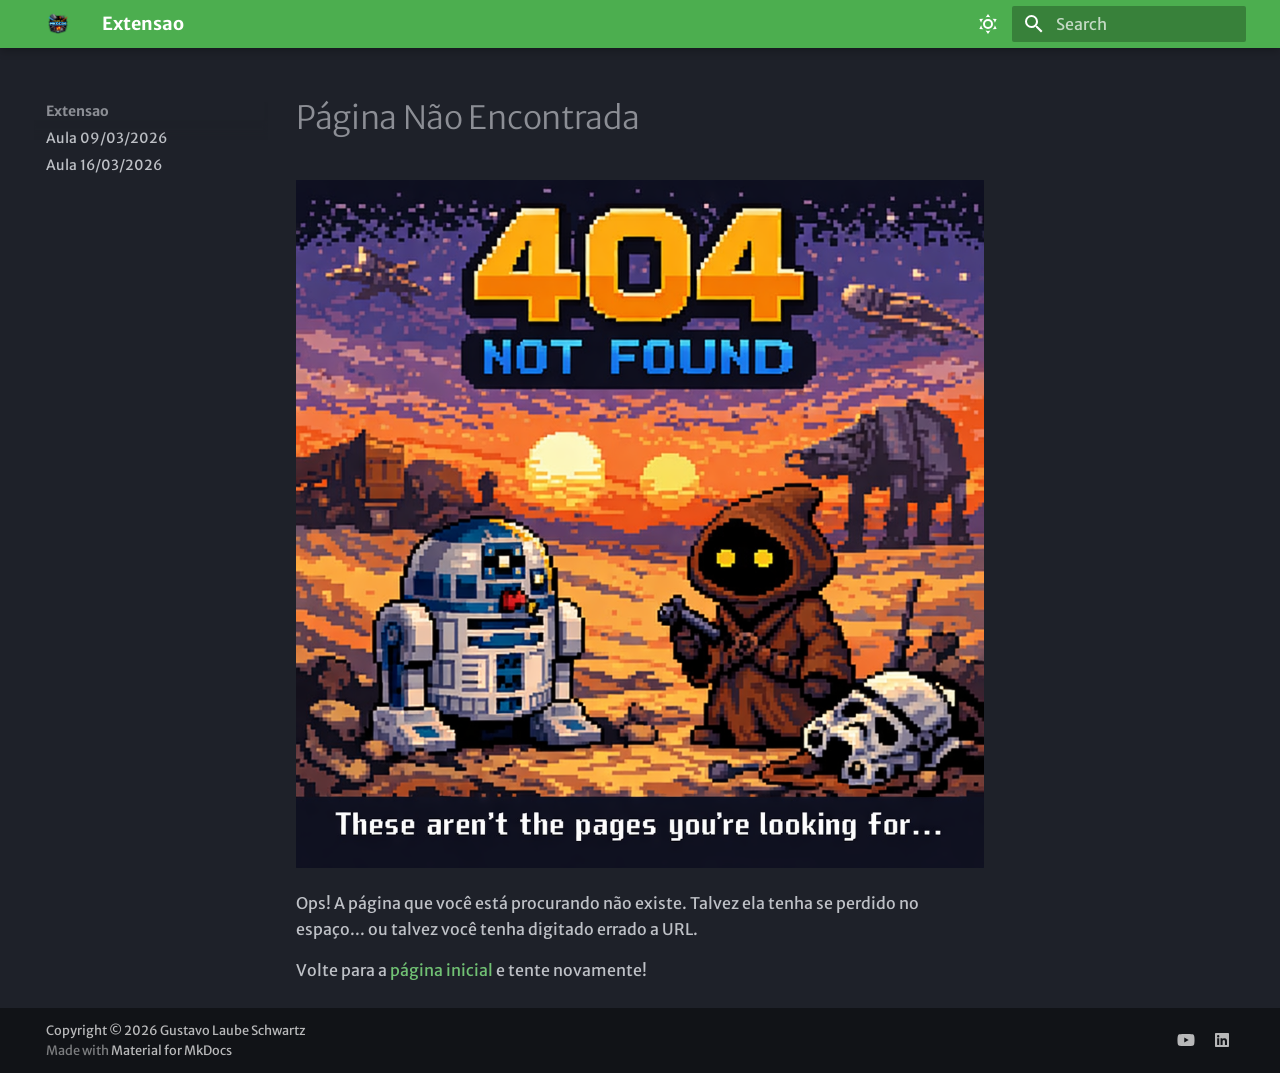
<file: 404/index.html>
<!doctype html>
<html lang="en" class="no-js">
  <head>
    
      <meta charset="utf-8">
      <meta name="viewport" content="width=device-width,initial-scale=1">
      
      
      
        <link rel="canonical" href="https://gustavolaubeschwartz.github.io/Mkdocs-extensao/404/">
      
      
      
      
        
      
      
      <link rel="icon" href="../assets/favicon.ico">
      <meta name="generator" content="mkdocs-1.6.1, mkdocs-material-9.7.5">
    
    
      
        <title>Página Não Encontrada - Extensao</title>
      
    
    
      <link rel="stylesheet" href="../assets/stylesheets/main.484c7ddc.min.css">
      
        
        <link rel="stylesheet" href="../assets/stylesheets/palette.ab4e12ef.min.css">
      
      


    
    
      
    
    
      
        
        
        <link rel="preconnect" href="https://fonts.gstatic.com" crossorigin>
        <link rel="stylesheet" href="https://fonts.googleapis.com/css?family=Merriweather+Sans:300,300i,400,400i,700,700i%7CRed+Hat+Mono:400,400i,700,700i&display=fallback">
        <style>:root{--md-text-font:"Merriweather Sans";--md-code-font:"Red Hat Mono"}</style>
      
    
    
    <script>__md_scope=new URL("..",location),__md_hash=e=>[...e].reduce(((e,_)=>(e<<5)-e+_.charCodeAt(0)),0),__md_get=(e,_=localStorage,t=__md_scope)=>JSON.parse(_.getItem(t.pathname+"."+e)),__md_set=(e,_,t=localStorage,a=__md_scope)=>{try{t.setItem(a.pathname+"."+e,JSON.stringify(_))}catch(e){}}</script>
    
      

    
    
  </head>
  
  
    
    
      
    
    
    
    
    <body dir="ltr" data-md-color-scheme="slate" data-md-color-primary="green" data-md-color-accent="deep-purple">
  
    
    <input class="md-toggle" data-md-toggle="drawer" type="checkbox" id="__drawer" autocomplete="off">
    <input class="md-toggle" data-md-toggle="search" type="checkbox" id="__search" autocomplete="off">
    <label class="md-overlay" for="__drawer"></label>
    <div data-md-component="skip">
      
        
        <a href="#pagina-nao-encontrada" class="md-skip">
          Skip to content
        </a>
      
    </div>
    <div data-md-component="announce">
      
    </div>
    
    
      

  

<header class="md-header md-header--shadow" data-md-component="header">
  <nav class="md-header__inner md-grid" aria-label="Header">
    <a href=".." title="Extensao" class="md-header__button md-logo" aria-label="Extensao" data-md-component="logo">
      
  <img src="../assets/logo.png" alt="logo">

    </a>
    <label class="md-header__button md-icon" for="__drawer">
      
      <svg xmlns="http://www.w3.org/2000/svg" viewBox="0 0 24 24"><path d="M3 6h18v2H3zm0 5h18v2H3zm0 5h18v2H3z"/></svg>
    </label>
    <div class="md-header__title" data-md-component="header-title">
      <div class="md-header__ellipsis">
        <div class="md-header__topic">
          <span class="md-ellipsis">
            Extensao
          </span>
        </div>
        <div class="md-header__topic" data-md-component="header-topic">
          <span class="md-ellipsis">
            
              Página Não Encontrada
            
          </span>
        </div>
      </div>
    </div>
    
      
        <form class="md-header__option" data-md-component="palette">
  
    
    
    
    <input class="md-option" data-md-color-media="" data-md-color-scheme="slate" data-md-color-primary="green" data-md-color-accent="deep-purple"  aria-label="Dark mode"  type="radio" name="__palette" id="__palette_0">
    
      <label class="md-header__button md-icon" title="Dark mode" for="__palette_1" hidden>
        <svg xmlns="http://www.w3.org/2000/svg" viewBox="0 0 24 24"><path d="M12 7a5 5 0 0 1 5 5 5 5 0 0 1-5 5 5 5 0 0 1-5-5 5 5 0 0 1 5-5m0 2a3 3 0 0 0-3 3 3 3 0 0 0 3 3 3 3 0 0 0 3-3 3 3 0 0 0-3-3m0-7 2.39 3.42C13.65 5.15 12.84 5 12 5s-1.65.15-2.39.42zM3.34 7l4.16-.35A7.2 7.2 0 0 0 5.94 8.5c-.44.74-.69 1.5-.83 2.29zm.02 10 1.76-3.77a7.131 7.131 0 0 0 2.38 4.14zM20.65 7l-1.77 3.79a7.02 7.02 0 0 0-2.38-4.15zm-.01 10-4.14.36c.59-.51 1.12-1.14 1.54-1.86.42-.73.69-1.5.83-2.29zM12 22l-2.41-3.44c.74.27 1.55.44 2.41.44.82 0 1.63-.17 2.37-.44z"/></svg>
      </label>
    
  
    
    
    
    <input class="md-option" data-md-color-media="" data-md-color-scheme="default" data-md-color-primary="blue" data-md-color-accent="deep-orange"  aria-label="Light mode"  type="radio" name="__palette" id="__palette_1">
    
      <label class="md-header__button md-icon" title="Light mode" for="__palette_0" hidden>
        <svg xmlns="http://www.w3.org/2000/svg" viewBox="0 0 24 24"><path d="m17.75 4.09-2.53 1.94.91 3.06-2.63-1.81-2.63 1.81.91-3.06-2.53-1.94L12.44 4l1.06-3 1.06 3zm3.5 6.91-1.64 1.25.59 1.98-1.7-1.17-1.7 1.17.59-1.98L15.75 11l2.06-.05L18.5 9l.69 1.95zm-2.28 4.95c.83-.08 1.72 1.1 1.19 1.85-.32.45-.66.87-1.08 1.27C15.17 23 8.84 23 4.94 19.07c-3.91-3.9-3.91-10.24 0-14.14.4-.4.82-.76 1.27-1.08.75-.53 1.93.36 1.85 1.19-.27 2.86.69 5.83 2.89 8.02a9.96 9.96 0 0 0 8.02 2.89m-1.64 2.02a12.08 12.08 0 0 1-7.8-3.47c-2.17-2.19-3.33-5-3.49-7.82-2.81 3.14-2.7 7.96.31 10.98 3.02 3.01 7.84 3.12 10.98.31"/></svg>
      </label>
    
  
</form>
      
    
    
      <script>var palette=__md_get("__palette");if(palette&&palette.color){if("(prefers-color-scheme)"===palette.color.media){var media=matchMedia("(prefers-color-scheme: light)"),input=document.querySelector(media.matches?"[data-md-color-media='(prefers-color-scheme: light)']":"[data-md-color-media='(prefers-color-scheme: dark)']");palette.color.media=input.getAttribute("data-md-color-media"),palette.color.scheme=input.getAttribute("data-md-color-scheme"),palette.color.primary=input.getAttribute("data-md-color-primary"),palette.color.accent=input.getAttribute("data-md-color-accent")}for(var[key,value]of Object.entries(palette.color))document.body.setAttribute("data-md-color-"+key,value)}</script>
    
    
    
      
      
        <label class="md-header__button md-icon" for="__search">
          
          <svg xmlns="http://www.w3.org/2000/svg" viewBox="0 0 24 24"><path d="M9.5 3A6.5 6.5 0 0 1 16 9.5c0 1.61-.59 3.09-1.56 4.23l.27.27h.79l5 5-1.5 1.5-5-5v-.79l-.27-.27A6.52 6.52 0 0 1 9.5 16 6.5 6.5 0 0 1 3 9.5 6.5 6.5 0 0 1 9.5 3m0 2C7 5 5 7 5 9.5S7 14 9.5 14 14 12 14 9.5 12 5 9.5 5"/></svg>
        </label>
        <div class="md-search" data-md-component="search" role="dialog">
  <label class="md-search__overlay" for="__search"></label>
  <div class="md-search__inner" role="search">
    <form class="md-search__form" name="search">
      <input type="text" class="md-search__input" name="query" aria-label="Search" placeholder="Search" autocapitalize="off" autocorrect="off" autocomplete="off" spellcheck="false" data-md-component="search-query" required>
      <label class="md-search__icon md-icon" for="__search">
        
        <svg xmlns="http://www.w3.org/2000/svg" viewBox="0 0 24 24"><path d="M9.5 3A6.5 6.5 0 0 1 16 9.5c0 1.61-.59 3.09-1.56 4.23l.27.27h.79l5 5-1.5 1.5-5-5v-.79l-.27-.27A6.52 6.52 0 0 1 9.5 16 6.5 6.5 0 0 1 3 9.5 6.5 6.5 0 0 1 9.5 3m0 2C7 5 5 7 5 9.5S7 14 9.5 14 14 12 14 9.5 12 5 9.5 5"/></svg>
        
        <svg xmlns="http://www.w3.org/2000/svg" viewBox="0 0 24 24"><path d="M20 11v2H8l5.5 5.5-1.42 1.42L4.16 12l7.92-7.92L13.5 5.5 8 11z"/></svg>
      </label>
      <nav class="md-search__options" aria-label="Search">
        
        <button type="reset" class="md-search__icon md-icon" title="Clear" aria-label="Clear" tabindex="-1">
          
          <svg xmlns="http://www.w3.org/2000/svg" viewBox="0 0 24 24"><path d="M19 6.41 17.59 5 12 10.59 6.41 5 5 6.41 10.59 12 5 17.59 6.41 19 12 13.41 17.59 19 19 17.59 13.41 12z"/></svg>
        </button>
      </nav>
      
    </form>
    <div class="md-search__output">
      <div class="md-search__scrollwrap" tabindex="0" data-md-scrollfix>
        <div class="md-search-result" data-md-component="search-result">
          <div class="md-search-result__meta">
            Initializing search
          </div>
          <ol class="md-search-result__list" role="presentation"></ol>
        </div>
      </div>
    </div>
  </div>
</div>
      
    
    
  </nav>
  
</header>
    
    <div class="md-container" data-md-component="container">
      
      
        
          
        
      
      <main class="md-main" data-md-component="main">
        <div class="md-main__inner md-grid">
          
            
              
              <div class="md-sidebar md-sidebar--primary" data-md-component="sidebar" data-md-type="navigation" >
                <div class="md-sidebar__scrollwrap">
                  <div class="md-sidebar__inner">
                    



<nav class="md-nav md-nav--primary" aria-label="Navigation" data-md-level="0">
  <label class="md-nav__title" for="__drawer">
    <a href=".." title="Extensao" class="md-nav__button md-logo" aria-label="Extensao" data-md-component="logo">
      
  <img src="../assets/logo.png" alt="logo">

    </a>
    Extensao
  </label>
  
  <ul class="md-nav__list" data-md-scrollfix>
    
      
      
  
  
  
  
    <li class="md-nav__item">
      <a href="../aula-09-03-2026/" class="md-nav__link">
        
  
  
  <span class="md-ellipsis">
    
  
    Aula 09/03/2026
  

    
  </span>
  
  

      </a>
    </li>
  

    
      
      
  
  
  
  
    <li class="md-nav__item">
      <a href="../aula-16-03-2026/" class="md-nav__link">
        
  
  
  <span class="md-ellipsis">
    
  
    Aula 16/03/2026
  

    
  </span>
  
  

      </a>
    </li>
  

    
  </ul>
</nav>
                  </div>
                </div>
              </div>
            
            
              
              <div class="md-sidebar md-sidebar--secondary" data-md-component="sidebar" data-md-type="toc" >
                <div class="md-sidebar__scrollwrap">
                  <div class="md-sidebar__inner">
                    

<nav class="md-nav md-nav--secondary" aria-label="Table of contents">
  
  
  
    
  
  
</nav>
                  </div>
                </div>
              </div>
            
          
          
            <div class="md-content" data-md-component="content">
              
              <article class="md-content__inner md-typeset">
                
                  



<h1 id="pagina-nao-encontrada">Página Não Encontrada</h1>
<p><img alt="Página não encontrada" src="../assets/not-found.png" /></p>
<p>Ops! A página que você está procurando não existe. Talvez ela tenha se perdido no espaço... ou talvez você tenha digitado errado a URL.</p>
<p>Volte para a <a href="index.md">página inicial</a> e tente novamente!</p>












                
              </article>
            </div>
          
          
<script>var target=document.getElementById(location.hash.slice(1));target&&target.name&&(target.checked=target.name.startsWith("__tabbed_"))</script>
        </div>
        
      </main>
      
        <footer class="md-footer">
  
    
  
  <div class="md-footer-meta md-typeset">
    <div class="md-footer-meta__inner md-grid">
      <div class="md-copyright">
  
    <div class="md-copyright__highlight">
      Copyright &copy; 2026 Gustavo Laube Schwartz
    </div>
  
  
    Made with
    <a href="https://squidfunk.github.io/mkdocs-material/" target="_blank" rel="noopener">
      Material for MkDocs
    </a>
  
</div>
      
        
<div class="md-social">
  
    
    
    
    
      
      
    
    <a href="https://www.youtube.com/@gustavocansadodev" target="_blank" rel="noopener" title="www.youtube.com" class="md-social__link">
      <svg xmlns="http://www.w3.org/2000/svg" viewBox="0 0 576 512"><!--! Font Awesome Free 7.1.0 by @fontawesome - https://fontawesome.com License - https://fontawesome.com/license/free (Icons: CC BY 4.0, Fonts: SIL OFL 1.1, Code: MIT License) Copyright 2025 Fonticons, Inc.--><path d="M549.7 124.1c-6.2-23.7-24.8-42.3-48.3-48.6C458.9 64 288.1 64 288.1 64S117.3 64 74.7 75.5c-23.5 6.3-42 24.9-48.3 48.6C15 167 15 256.4 15 256.4s0 89.4 11.4 132.3c6.3 23.6 24.8 41.5 48.3 47.8C117.3 448 288.1 448 288.1 448s170.8 0 213.4-11.5c23.5-6.3 42-24.2 48.3-47.8 11.4-42.9 11.4-132.3 11.4-132.3s0-89.4-11.4-132.3zM232.2 337.6V175.2l142.7 81.2z"/></svg>
    </a>
  
    
    
    
    
      
      
    
    <a href="https://www.linkedin.com/in/gustavo-laube-schwartz" target="_blank" rel="noopener" title="www.linkedin.com" class="md-social__link">
      <svg xmlns="http://www.w3.org/2000/svg" viewBox="0 0 448 512"><!--! Font Awesome Free 7.1.0 by @fontawesome - https://fontawesome.com License - https://fontawesome.com/license/free (Icons: CC BY 4.0, Fonts: SIL OFL 1.1, Code: MIT License) Copyright 2025 Fonticons, Inc.--><path d="M416 32H31.9C14.3 32 0 46.5 0 64.3v383.4C0 465.5 14.3 480 31.9 480H416c17.6 0 32-14.5 32-32.3V64.3c0-17.8-14.4-32.3-32-32.3M135.4 416H69V202.2h66.5V416zM102.2 96a38.5 38.5 0 1 1 0 77 38.5 38.5 0 1 1 0-77m282.1 320h-66.4V312c0-24.8-.5-56.7-34.5-56.7-34.6 0-39.9 27-39.9 54.9V416h-66.4V202.2h63.7v29.2h.9c8.9-16.8 30.6-34.5 62.9-34.5 67.2 0 79.7 44.3 79.7 101.9z"/></svg>
    </a>
  
</div>
      
    </div>
  </div>
</footer>
      
    </div>
    <div class="md-dialog" data-md-component="dialog">
      <div class="md-dialog__inner md-typeset"></div>
    </div>
    
    
    
      
      
      <script id="__config" type="application/json">{"annotate": null, "base": "..", "features": ["navigation.footer"], "search": "../assets/javascripts/workers/search.2c215733.min.js", "tags": null, "translations": {"clipboard.copied": "Copied to clipboard", "clipboard.copy": "Copy to clipboard", "search.result.more.one": "1 more on this page", "search.result.more.other": "# more on this page", "search.result.none": "No matching documents", "search.result.one": "1 matching document", "search.result.other": "# matching documents", "search.result.placeholder": "Type to start searching", "search.result.term.missing": "Missing", "select.version": "Select version"}, "version": null}</script>
    
    
      <script src="../assets/javascripts/bundle.79ae519e.min.js"></script>
      
    
  </body>
</html>
</file>
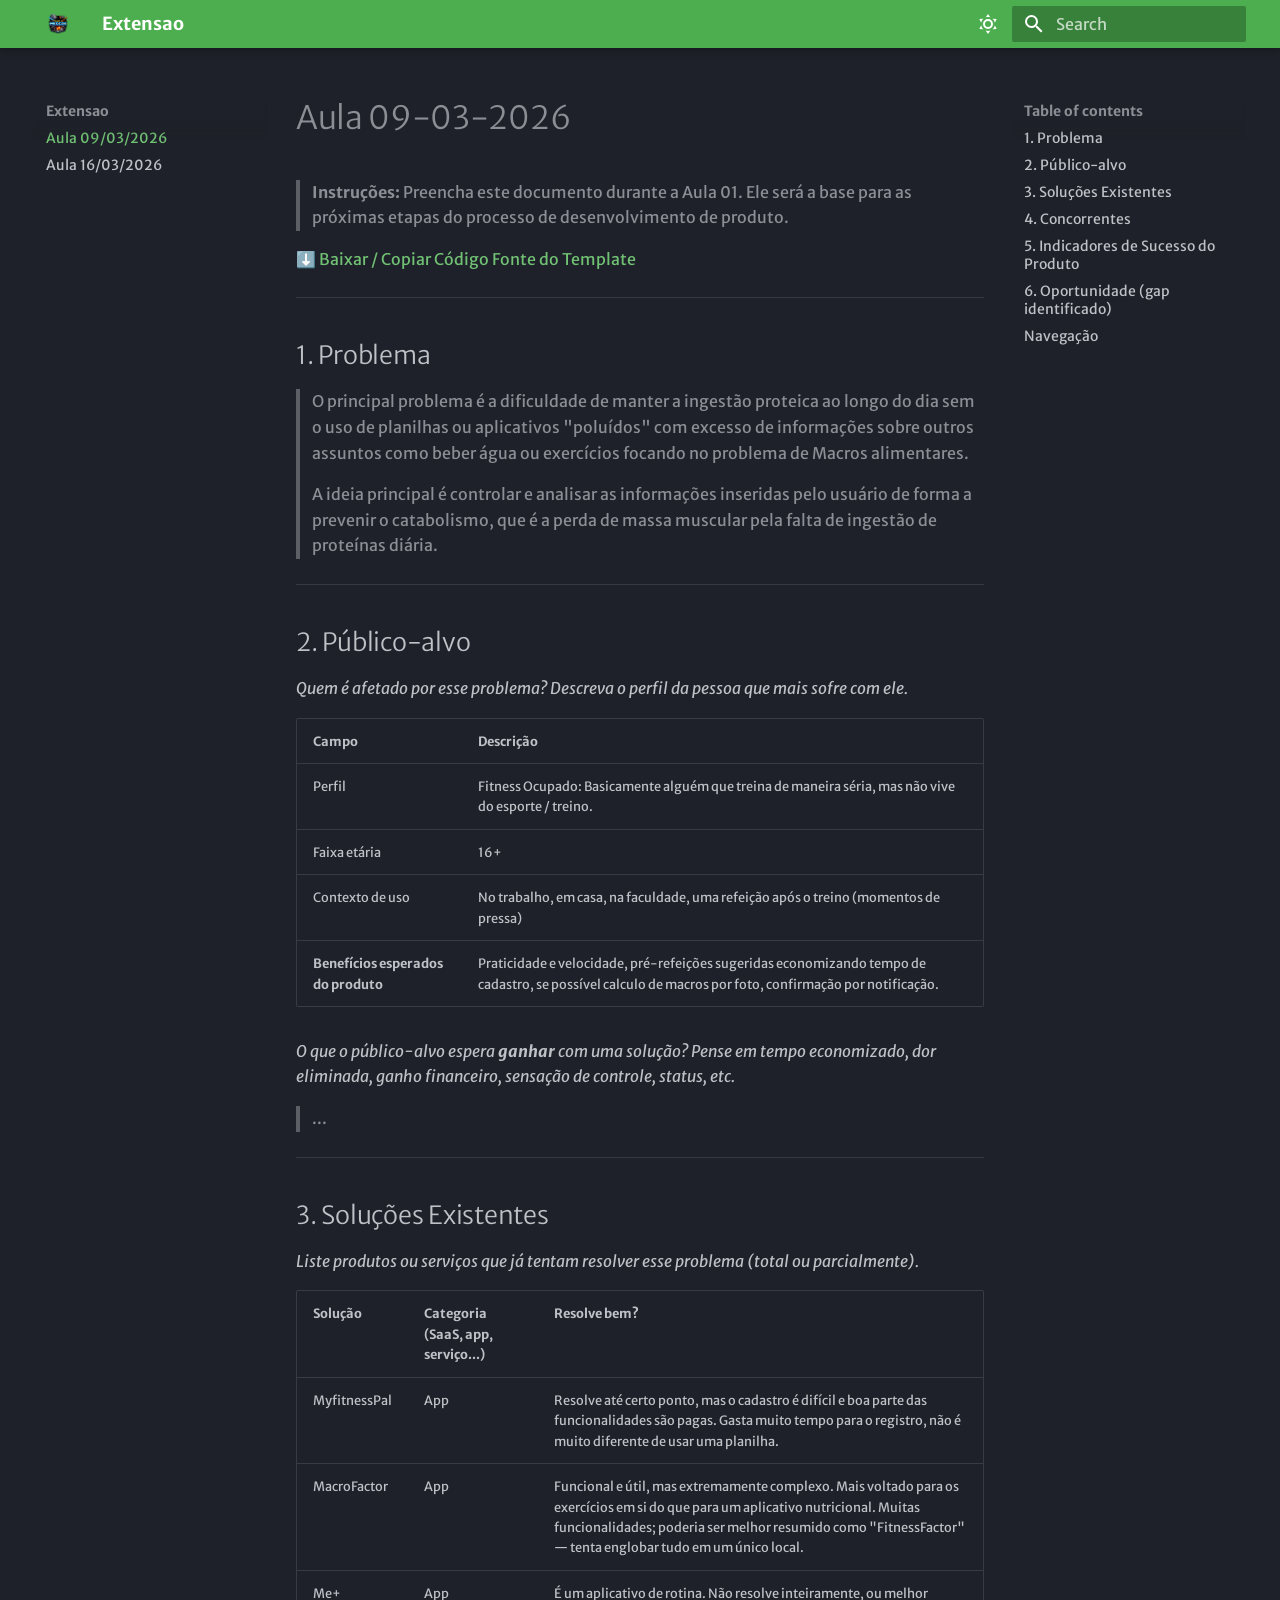
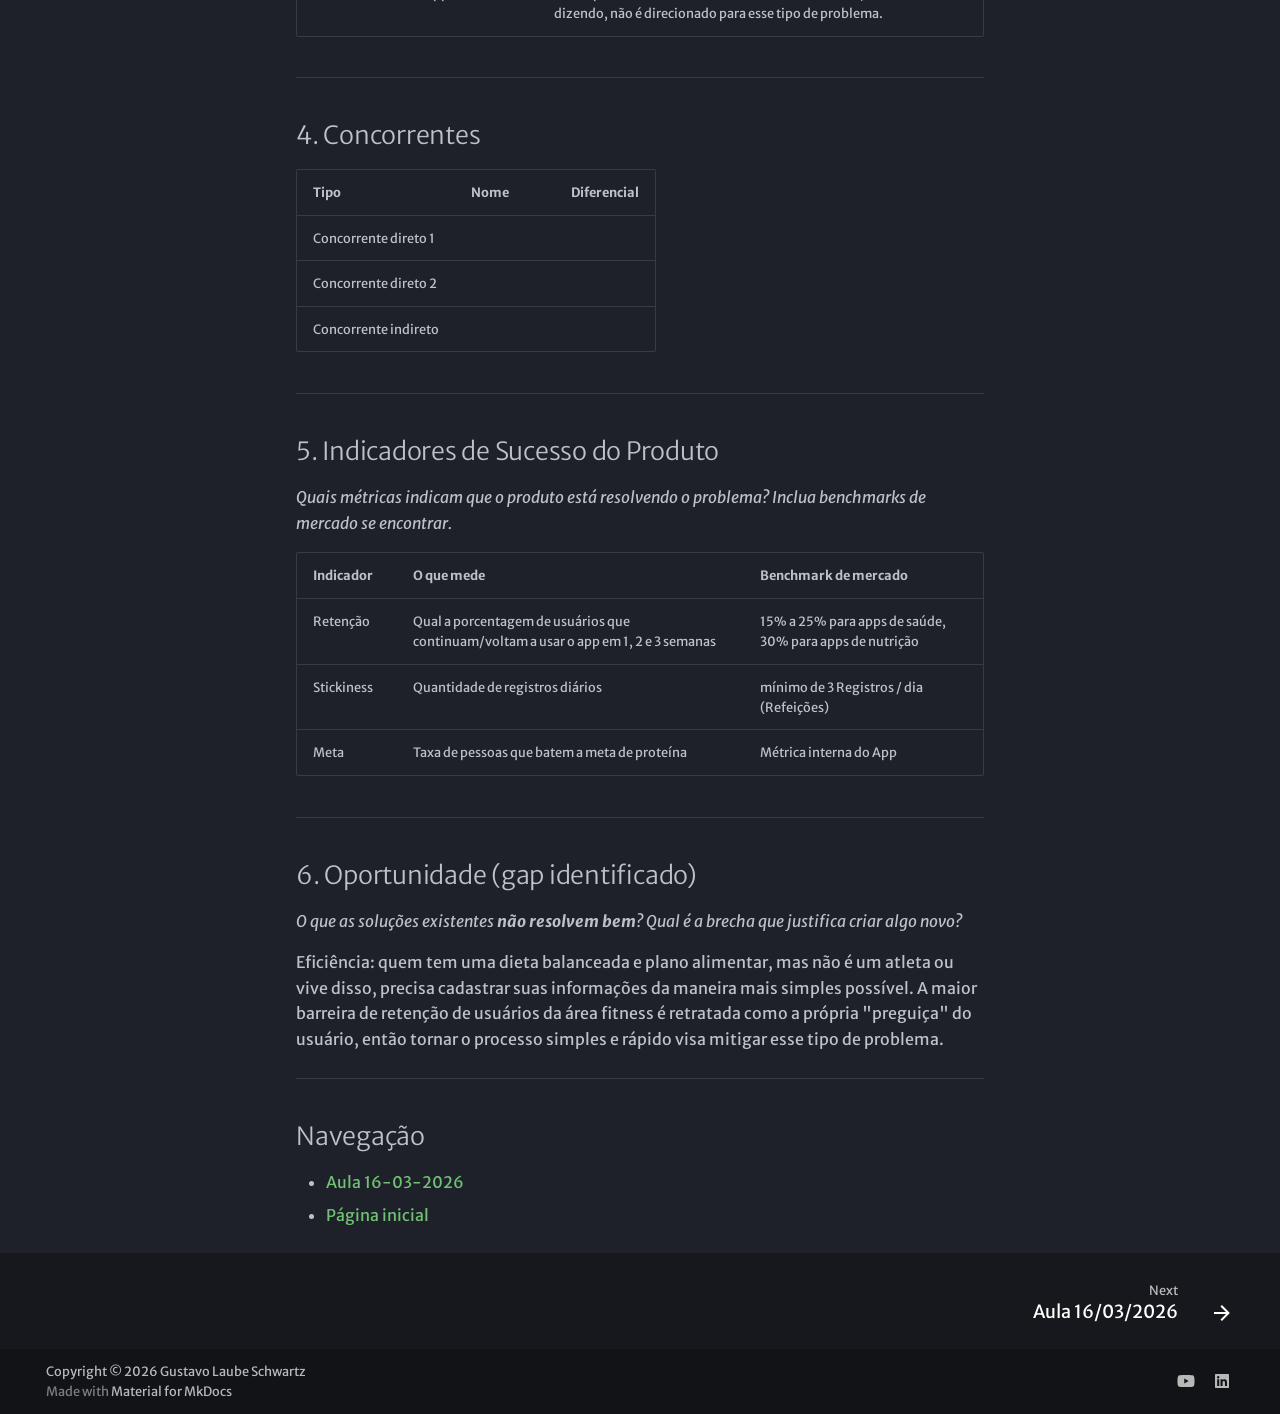
<file: aula-09-03-2026/index.html>
<!doctype html>
<html lang="en" class="no-js">
  <head>
    
      <meta charset="utf-8">
      <meta name="viewport" content="width=device-width,initial-scale=1">
      
      
      
        <link rel="canonical" href="https://gustavolaubeschwartz.github.io/Mkdocs-extensao/aula-09-03-2026/">
      
      
      
        <link rel="next" href="../aula-16-03-2026/">
      
      
        
      
      
      <link rel="icon" href="../assets/favicon.ico">
      <meta name="generator" content="mkdocs-1.6.1, mkdocs-material-9.7.5">
    
    
      
        <title>Aula 09/03/2026 - Extensao</title>
      
    
    
      <link rel="stylesheet" href="../assets/stylesheets/main.484c7ddc.min.css">
      
        
        <link rel="stylesheet" href="../assets/stylesheets/palette.ab4e12ef.min.css">
      
      


    
    
      
    
    
      
        
        
        <link rel="preconnect" href="https://fonts.gstatic.com" crossorigin>
        <link rel="stylesheet" href="https://fonts.googleapis.com/css?family=Merriweather+Sans:300,300i,400,400i,700,700i%7CRed+Hat+Mono:400,400i,700,700i&display=fallback">
        <style>:root{--md-text-font:"Merriweather Sans";--md-code-font:"Red Hat Mono"}</style>
      
    
    
    <script>__md_scope=new URL("..",location),__md_hash=e=>[...e].reduce(((e,_)=>(e<<5)-e+_.charCodeAt(0)),0),__md_get=(e,_=localStorage,t=__md_scope)=>JSON.parse(_.getItem(t.pathname+"."+e)),__md_set=(e,_,t=localStorage,a=__md_scope)=>{try{t.setItem(a.pathname+"."+e,JSON.stringify(_))}catch(e){}}</script>
    
      

    
    
  </head>
  
  
    
    
      
    
    
    
    
    <body dir="ltr" data-md-color-scheme="slate" data-md-color-primary="green" data-md-color-accent="deep-purple">
  
    
    <input class="md-toggle" data-md-toggle="drawer" type="checkbox" id="__drawer" autocomplete="off">
    <input class="md-toggle" data-md-toggle="search" type="checkbox" id="__search" autocomplete="off">
    <label class="md-overlay" for="__drawer"></label>
    <div data-md-component="skip">
      
        
        <a href="#aula-09-03-2026" class="md-skip">
          Skip to content
        </a>
      
    </div>
    <div data-md-component="announce">
      
    </div>
    
    
      

  

<header class="md-header md-header--shadow" data-md-component="header">
  <nav class="md-header__inner md-grid" aria-label="Header">
    <a href=".." title="Extensao" class="md-header__button md-logo" aria-label="Extensao" data-md-component="logo">
      
  <img src="../assets/logo.png" alt="logo">

    </a>
    <label class="md-header__button md-icon" for="__drawer">
      
      <svg xmlns="http://www.w3.org/2000/svg" viewBox="0 0 24 24"><path d="M3 6h18v2H3zm0 5h18v2H3zm0 5h18v2H3z"/></svg>
    </label>
    <div class="md-header__title" data-md-component="header-title">
      <div class="md-header__ellipsis">
        <div class="md-header__topic">
          <span class="md-ellipsis">
            Extensao
          </span>
        </div>
        <div class="md-header__topic" data-md-component="header-topic">
          <span class="md-ellipsis">
            
              Aula 09/03/2026
            
          </span>
        </div>
      </div>
    </div>
    
      
        <form class="md-header__option" data-md-component="palette">
  
    
    
    
    <input class="md-option" data-md-color-media="" data-md-color-scheme="slate" data-md-color-primary="green" data-md-color-accent="deep-purple"  aria-label="Dark mode"  type="radio" name="__palette" id="__palette_0">
    
      <label class="md-header__button md-icon" title="Dark mode" for="__palette_1" hidden>
        <svg xmlns="http://www.w3.org/2000/svg" viewBox="0 0 24 24"><path d="M12 7a5 5 0 0 1 5 5 5 5 0 0 1-5 5 5 5 0 0 1-5-5 5 5 0 0 1 5-5m0 2a3 3 0 0 0-3 3 3 3 0 0 0 3 3 3 3 0 0 0 3-3 3 3 0 0 0-3-3m0-7 2.39 3.42C13.65 5.15 12.84 5 12 5s-1.65.15-2.39.42zM3.34 7l4.16-.35A7.2 7.2 0 0 0 5.94 8.5c-.44.74-.69 1.5-.83 2.29zm.02 10 1.76-3.77a7.131 7.131 0 0 0 2.38 4.14zM20.65 7l-1.77 3.79a7.02 7.02 0 0 0-2.38-4.15zm-.01 10-4.14.36c.59-.51 1.12-1.14 1.54-1.86.42-.73.69-1.5.83-2.29zM12 22l-2.41-3.44c.74.27 1.55.44 2.41.44.82 0 1.63-.17 2.37-.44z"/></svg>
      </label>
    
  
    
    
    
    <input class="md-option" data-md-color-media="" data-md-color-scheme="default" data-md-color-primary="blue" data-md-color-accent="deep-orange"  aria-label="Light mode"  type="radio" name="__palette" id="__palette_1">
    
      <label class="md-header__button md-icon" title="Light mode" for="__palette_0" hidden>
        <svg xmlns="http://www.w3.org/2000/svg" viewBox="0 0 24 24"><path d="m17.75 4.09-2.53 1.94.91 3.06-2.63-1.81-2.63 1.81.91-3.06-2.53-1.94L12.44 4l1.06-3 1.06 3zm3.5 6.91-1.64 1.25.59 1.98-1.7-1.17-1.7 1.17.59-1.98L15.75 11l2.06-.05L18.5 9l.69 1.95zm-2.28 4.95c.83-.08 1.72 1.1 1.19 1.85-.32.45-.66.87-1.08 1.27C15.17 23 8.84 23 4.94 19.07c-3.91-3.9-3.91-10.24 0-14.14.4-.4.82-.76 1.27-1.08.75-.53 1.93.36 1.85 1.19-.27 2.86.69 5.83 2.89 8.02a9.96 9.96 0 0 0 8.02 2.89m-1.64 2.02a12.08 12.08 0 0 1-7.8-3.47c-2.17-2.19-3.33-5-3.49-7.82-2.81 3.14-2.7 7.96.31 10.98 3.02 3.01 7.84 3.12 10.98.31"/></svg>
      </label>
    
  
</form>
      
    
    
      <script>var palette=__md_get("__palette");if(palette&&palette.color){if("(prefers-color-scheme)"===palette.color.media){var media=matchMedia("(prefers-color-scheme: light)"),input=document.querySelector(media.matches?"[data-md-color-media='(prefers-color-scheme: light)']":"[data-md-color-media='(prefers-color-scheme: dark)']");palette.color.media=input.getAttribute("data-md-color-media"),palette.color.scheme=input.getAttribute("data-md-color-scheme"),palette.color.primary=input.getAttribute("data-md-color-primary"),palette.color.accent=input.getAttribute("data-md-color-accent")}for(var[key,value]of Object.entries(palette.color))document.body.setAttribute("data-md-color-"+key,value)}</script>
    
    
    
      
      
        <label class="md-header__button md-icon" for="__search">
          
          <svg xmlns="http://www.w3.org/2000/svg" viewBox="0 0 24 24"><path d="M9.5 3A6.5 6.5 0 0 1 16 9.5c0 1.61-.59 3.09-1.56 4.23l.27.27h.79l5 5-1.5 1.5-5-5v-.79l-.27-.27A6.52 6.52 0 0 1 9.5 16 6.5 6.5 0 0 1 3 9.5 6.5 6.5 0 0 1 9.5 3m0 2C7 5 5 7 5 9.5S7 14 9.5 14 14 12 14 9.5 12 5 9.5 5"/></svg>
        </label>
        <div class="md-search" data-md-component="search" role="dialog">
  <label class="md-search__overlay" for="__search"></label>
  <div class="md-search__inner" role="search">
    <form class="md-search__form" name="search">
      <input type="text" class="md-search__input" name="query" aria-label="Search" placeholder="Search" autocapitalize="off" autocorrect="off" autocomplete="off" spellcheck="false" data-md-component="search-query" required>
      <label class="md-search__icon md-icon" for="__search">
        
        <svg xmlns="http://www.w3.org/2000/svg" viewBox="0 0 24 24"><path d="M9.5 3A6.5 6.5 0 0 1 16 9.5c0 1.61-.59 3.09-1.56 4.23l.27.27h.79l5 5-1.5 1.5-5-5v-.79l-.27-.27A6.52 6.52 0 0 1 9.5 16 6.5 6.5 0 0 1 3 9.5 6.5 6.5 0 0 1 9.5 3m0 2C7 5 5 7 5 9.5S7 14 9.5 14 14 12 14 9.5 12 5 9.5 5"/></svg>
        
        <svg xmlns="http://www.w3.org/2000/svg" viewBox="0 0 24 24"><path d="M20 11v2H8l5.5 5.5-1.42 1.42L4.16 12l7.92-7.92L13.5 5.5 8 11z"/></svg>
      </label>
      <nav class="md-search__options" aria-label="Search">
        
        <button type="reset" class="md-search__icon md-icon" title="Clear" aria-label="Clear" tabindex="-1">
          
          <svg xmlns="http://www.w3.org/2000/svg" viewBox="0 0 24 24"><path d="M19 6.41 17.59 5 12 10.59 6.41 5 5 6.41 10.59 12 5 17.59 6.41 19 12 13.41 17.59 19 19 17.59 13.41 12z"/></svg>
        </button>
      </nav>
      
    </form>
    <div class="md-search__output">
      <div class="md-search__scrollwrap" tabindex="0" data-md-scrollfix>
        <div class="md-search-result" data-md-component="search-result">
          <div class="md-search-result__meta">
            Initializing search
          </div>
          <ol class="md-search-result__list" role="presentation"></ol>
        </div>
      </div>
    </div>
  </div>
</div>
      
    
    
  </nav>
  
</header>
    
    <div class="md-container" data-md-component="container">
      
      
        
          
        
      
      <main class="md-main" data-md-component="main">
        <div class="md-main__inner md-grid">
          
            
              
              <div class="md-sidebar md-sidebar--primary" data-md-component="sidebar" data-md-type="navigation" >
                <div class="md-sidebar__scrollwrap">
                  <div class="md-sidebar__inner">
                    



<nav class="md-nav md-nav--primary" aria-label="Navigation" data-md-level="0">
  <label class="md-nav__title" for="__drawer">
    <a href=".." title="Extensao" class="md-nav__button md-logo" aria-label="Extensao" data-md-component="logo">
      
  <img src="../assets/logo.png" alt="logo">

    </a>
    Extensao
  </label>
  
  <ul class="md-nav__list" data-md-scrollfix>
    
      
      
  
  
    
  
  
  
    <li class="md-nav__item md-nav__item--active">
      
      <input class="md-nav__toggle md-toggle" type="checkbox" id="__toc">
      
      
        
      
      
        <label class="md-nav__link md-nav__link--active" for="__toc">
          
  
  
  <span class="md-ellipsis">
    
  
    Aula 09/03/2026
  

    
  </span>
  
  

          <span class="md-nav__icon md-icon"></span>
        </label>
      
      <a href="./" class="md-nav__link md-nav__link--active">
        
  
  
  <span class="md-ellipsis">
    
  
    Aula 09/03/2026
  

    
  </span>
  
  

      </a>
      
        

<nav class="md-nav md-nav--secondary" aria-label="Table of contents">
  
  
  
    
  
  
    <label class="md-nav__title" for="__toc">
      <span class="md-nav__icon md-icon"></span>
      Table of contents
    </label>
    <ul class="md-nav__list" data-md-component="toc" data-md-scrollfix>
      
        <li class="md-nav__item">
  <a href="#1-problema" class="md-nav__link">
    <span class="md-ellipsis">
      
        1. Problema
      
    </span>
  </a>
  
</li>
      
        <li class="md-nav__item">
  <a href="#2-publico-alvo" class="md-nav__link">
    <span class="md-ellipsis">
      
        2. Público-alvo
      
    </span>
  </a>
  
</li>
      
        <li class="md-nav__item">
  <a href="#3-solucoes-existentes" class="md-nav__link">
    <span class="md-ellipsis">
      
        3. Soluções Existentes
      
    </span>
  </a>
  
</li>
      
        <li class="md-nav__item">
  <a href="#4-concorrentes" class="md-nav__link">
    <span class="md-ellipsis">
      
        4. Concorrentes
      
    </span>
  </a>
  
</li>
      
        <li class="md-nav__item">
  <a href="#5-indicadores-de-sucesso-do-produto" class="md-nav__link">
    <span class="md-ellipsis">
      
        5. Indicadores de Sucesso do Produto
      
    </span>
  </a>
  
</li>
      
        <li class="md-nav__item">
  <a href="#6-oportunidade-gap-identificado" class="md-nav__link">
    <span class="md-ellipsis">
      
        6. Oportunidade (gap identificado)
      
    </span>
  </a>
  
</li>
      
        <li class="md-nav__item">
  <a href="#navegacao" class="md-nav__link">
    <span class="md-ellipsis">
      
        Navegação
      
    </span>
  </a>
  
</li>
      
    </ul>
  
</nav>
      
    </li>
  

    
      
      
  
  
  
  
    <li class="md-nav__item">
      <a href="../aula-16-03-2026/" class="md-nav__link">
        
  
  
  <span class="md-ellipsis">
    
  
    Aula 16/03/2026
  

    
  </span>
  
  

      </a>
    </li>
  

    
  </ul>
</nav>
                  </div>
                </div>
              </div>
            
            
              
              <div class="md-sidebar md-sidebar--secondary" data-md-component="sidebar" data-md-type="toc" >
                <div class="md-sidebar__scrollwrap">
                  <div class="md-sidebar__inner">
                    

<nav class="md-nav md-nav--secondary" aria-label="Table of contents">
  
  
  
    
  
  
    <label class="md-nav__title" for="__toc">
      <span class="md-nav__icon md-icon"></span>
      Table of contents
    </label>
    <ul class="md-nav__list" data-md-component="toc" data-md-scrollfix>
      
        <li class="md-nav__item">
  <a href="#1-problema" class="md-nav__link">
    <span class="md-ellipsis">
      
        1. Problema
      
    </span>
  </a>
  
</li>
      
        <li class="md-nav__item">
  <a href="#2-publico-alvo" class="md-nav__link">
    <span class="md-ellipsis">
      
        2. Público-alvo
      
    </span>
  </a>
  
</li>
      
        <li class="md-nav__item">
  <a href="#3-solucoes-existentes" class="md-nav__link">
    <span class="md-ellipsis">
      
        3. Soluções Existentes
      
    </span>
  </a>
  
</li>
      
        <li class="md-nav__item">
  <a href="#4-concorrentes" class="md-nav__link">
    <span class="md-ellipsis">
      
        4. Concorrentes
      
    </span>
  </a>
  
</li>
      
        <li class="md-nav__item">
  <a href="#5-indicadores-de-sucesso-do-produto" class="md-nav__link">
    <span class="md-ellipsis">
      
        5. Indicadores de Sucesso do Produto
      
    </span>
  </a>
  
</li>
      
        <li class="md-nav__item">
  <a href="#6-oportunidade-gap-identificado" class="md-nav__link">
    <span class="md-ellipsis">
      
        6. Oportunidade (gap identificado)
      
    </span>
  </a>
  
</li>
      
        <li class="md-nav__item">
  <a href="#navegacao" class="md-nav__link">
    <span class="md-ellipsis">
      
        Navegação
      
    </span>
  </a>
  
</li>
      
    </ul>
  
</nav>
                  </div>
                </div>
              </div>
            
          
          
            <div class="md-content" data-md-component="content">
              
              <article class="md-content__inner md-typeset">
                
                  



<h1 id="aula-09-03-2026">Aula 09-03-2026</h1>
<blockquote>
<p><strong>Instruções:</strong> Preencha este documento durante a Aula 01. Ele será a base para as próximas etapas do processo de desenvolvimento de produto.</p>
</blockquote>
<p><a href="https://raw.githubusercontent.com/paulossjunior/aula-extensao/main/docs/modelos/prd-template.md">⬇️ Baixar / Copiar Código Fonte do Template</a></p>
<hr />
<h2 id="1-problema">1. Problema</h2>
<blockquote>
<p>O principal problema é a dificuldade de manter a ingestão proteica ao longo do dia sem o uso de planilhas ou aplicativos "poluídos" com excesso de informações sobre outros assuntos como beber água ou exercícios focando no problema de Macros alimentares.</p>
<p>A ideia principal é controlar e analisar as informações inseridas pelo usuário de forma a prevenir o catabolismo, que é a perda de massa muscular pela falta de ingestão de proteínas diária.</p>
</blockquote>
<hr />
<h2 id="2-publico-alvo">2. Público-alvo</h2>
<p><em>Quem é afetado por esse problema? Descreva o perfil da pessoa que mais sofre com ele.</em></p>
<table>
<thead>
<tr>
<th>Campo</th>
<th>Descrição</th>
</tr>
</thead>
<tbody>
<tr>
<td>Perfil</td>
<td>Fitness Ocupado: Basicamente alguém que treina de maneira séria, mas não vive do esporte / treino.</td>
</tr>
<tr>
<td>Faixa etária</td>
<td>16+</td>
</tr>
<tr>
<td>Contexto de uso</td>
<td>No trabalho, em casa, na faculdade, uma refeição após o treino (momentos de pressa)</td>
</tr>
<tr>
<td><strong>Benefícios esperados do produto</strong></td>
<td>Praticidade e velocidade, pré-refeições sugeridas economizando tempo de cadastro, se possível calculo de macros por foto, confirmação por notificação.</td>
</tr>
</tbody>
</table>
<p><em>O que o público-alvo espera <strong>ganhar</strong> com uma solução? Pense em tempo economizado, dor eliminada, ganho financeiro, sensação de controle, status, etc.</em></p>
<blockquote>
<p>...</p>
</blockquote>
<hr />
<h2 id="3-solucoes-existentes">3. Soluções Existentes</h2>
<p><em>Liste produtos ou serviços que já tentam resolver esse problema (total ou parcialmente).</em></p>
<table>
<thead>
<tr>
<th>Solução</th>
<th>Categoria (SaaS, app, serviço...)</th>
<th>Resolve bem?</th>
</tr>
</thead>
<tbody>
<tr>
<td>MyfitnessPal</td>
<td>App</td>
<td>Resolve até certo ponto, mas o cadastro é difícil e boa parte das funcionalidades são pagas. Gasta muito tempo para o registro, não é muito diferente de usar uma planilha.</td>
</tr>
<tr>
<td>MacroFactor</td>
<td>App</td>
<td>Funcional e útil, mas extremamente complexo. Mais voltado para os exercícios em si do que para um aplicativo nutricional. Muitas funcionalidades; poderia ser melhor resumido como "FitnessFactor" — tenta englobar tudo em um único local.</td>
</tr>
<tr>
<td>Me+</td>
<td>App</td>
<td>É um aplicativo de rotina. Não resolve inteiramente, ou melhor dizendo, não é direcionado para esse tipo de problema.</td>
</tr>
</tbody>
</table>
<hr />
<h2 id="4-concorrentes">4. Concorrentes</h2>
<table>
<thead>
<tr>
<th>Tipo</th>
<th>Nome</th>
<th>Diferencial</th>
</tr>
</thead>
<tbody>
<tr>
<td>Concorrente direto 1</td>
<td></td>
<td></td>
</tr>
<tr>
<td>Concorrente direto 2</td>
<td></td>
<td></td>
</tr>
<tr>
<td>Concorrente indireto</td>
<td></td>
<td></td>
</tr>
</tbody>
</table>
<hr />
<h2 id="5-indicadores-de-sucesso-do-produto">5. Indicadores de Sucesso do Produto</h2>
<p><em>Quais métricas indicam que o produto está resolvendo o problema? Inclua benchmarks de mercado se encontrar.</em></p>
<table>
<thead>
<tr>
<th>Indicador</th>
<th>O que mede</th>
<th>Benchmark de mercado</th>
</tr>
</thead>
<tbody>
<tr>
<td>Retenção</td>
<td>Qual a porcentagem de usuários que continuam/voltam a usar o app em 1, 2 e 3 semanas</td>
<td>15% a 25% para apps de saúde, 30% para apps de nutrição</td>
</tr>
<tr>
<td>Stickiness</td>
<td>Quantidade de registros diários</td>
<td>mínimo de 3 Registros / dia (Refeições)</td>
</tr>
<tr>
<td>Meta</td>
<td>Taxa de pessoas que batem a meta de proteína</td>
<td>Métrica interna do App</td>
</tr>
</tbody>
</table>
<hr />
<h2 id="6-oportunidade-gap-identificado">6. Oportunidade (gap identificado)</h2>
<p><em>O que as soluções existentes <strong>não resolvem bem</strong>? Qual é a brecha que justifica criar algo novo?</em></p>
<p>Eficiência: quem tem uma dieta balanceada e plano alimentar, mas não é um atleta ou vive disso, precisa cadastrar suas informações da maneira mais simples possível. A maior barreira de retenção de usuários da área fitness é retratada como a própria "preguiça" do usuário, então tornar o processo simples e rápido visa mitigar esse tipo de problema.</p>
<hr />
<h2 id="navegacao">Navegação</h2>
<ul>
<li><a href="../aula-16-03-2026/">Aula 16-03-2026</a></li>
<li><a href="index.md">Página inicial</a></li>
</ul>












                
              </article>
            </div>
          
          
<script>var target=document.getElementById(location.hash.slice(1));target&&target.name&&(target.checked=target.name.startsWith("__tabbed_"))</script>
        </div>
        
      </main>
      
        <footer class="md-footer">
  
    
      
      <nav class="md-footer__inner md-grid" aria-label="Footer" >
        
        
          
          <a href="../aula-16-03-2026/" class="md-footer__link md-footer__link--next" aria-label="Next: Aula 16/03/2026">
            <div class="md-footer__title">
              <span class="md-footer__direction">
                Next
              </span>
              <div class="md-ellipsis">
                Aula 16/03/2026
              </div>
            </div>
            <div class="md-footer__button md-icon">
              
              <svg xmlns="http://www.w3.org/2000/svg" viewBox="0 0 24 24"><path d="M4 11v2h12l-5.5 5.5 1.42 1.42L19.84 12l-7.92-7.92L10.5 5.5 16 11z"/></svg>
            </div>
          </a>
        
      </nav>
    
  
  <div class="md-footer-meta md-typeset">
    <div class="md-footer-meta__inner md-grid">
      <div class="md-copyright">
  
    <div class="md-copyright__highlight">
      Copyright &copy; 2026 Gustavo Laube Schwartz
    </div>
  
  
    Made with
    <a href="https://squidfunk.github.io/mkdocs-material/" target="_blank" rel="noopener">
      Material for MkDocs
    </a>
  
</div>
      
        
<div class="md-social">
  
    
    
    
    
      
      
    
    <a href="https://www.youtube.com/@gustavocansadodev" target="_blank" rel="noopener" title="www.youtube.com" class="md-social__link">
      <svg xmlns="http://www.w3.org/2000/svg" viewBox="0 0 576 512"><!--! Font Awesome Free 7.1.0 by @fontawesome - https://fontawesome.com License - https://fontawesome.com/license/free (Icons: CC BY 4.0, Fonts: SIL OFL 1.1, Code: MIT License) Copyright 2025 Fonticons, Inc.--><path d="M549.7 124.1c-6.2-23.7-24.8-42.3-48.3-48.6C458.9 64 288.1 64 288.1 64S117.3 64 74.7 75.5c-23.5 6.3-42 24.9-48.3 48.6C15 167 15 256.4 15 256.4s0 89.4 11.4 132.3c6.3 23.6 24.8 41.5 48.3 47.8C117.3 448 288.1 448 288.1 448s170.8 0 213.4-11.5c23.5-6.3 42-24.2 48.3-47.8 11.4-42.9 11.4-132.3 11.4-132.3s0-89.4-11.4-132.3zM232.2 337.6V175.2l142.7 81.2z"/></svg>
    </a>
  
    
    
    
    
      
      
    
    <a href="https://www.linkedin.com/in/gustavo-laube-schwartz" target="_blank" rel="noopener" title="www.linkedin.com" class="md-social__link">
      <svg xmlns="http://www.w3.org/2000/svg" viewBox="0 0 448 512"><!--! Font Awesome Free 7.1.0 by @fontawesome - https://fontawesome.com License - https://fontawesome.com/license/free (Icons: CC BY 4.0, Fonts: SIL OFL 1.1, Code: MIT License) Copyright 2025 Fonticons, Inc.--><path d="M416 32H31.9C14.3 32 0 46.5 0 64.3v383.4C0 465.5 14.3 480 31.9 480H416c17.6 0 32-14.5 32-32.3V64.3c0-17.8-14.4-32.3-32-32.3M135.4 416H69V202.2h66.5V416zM102.2 96a38.5 38.5 0 1 1 0 77 38.5 38.5 0 1 1 0-77m282.1 320h-66.4V312c0-24.8-.5-56.7-34.5-56.7-34.6 0-39.9 27-39.9 54.9V416h-66.4V202.2h63.7v29.2h.9c8.9-16.8 30.6-34.5 62.9-34.5 67.2 0 79.7 44.3 79.7 101.9z"/></svg>
    </a>
  
</div>
      
    </div>
  </div>
</footer>
      
    </div>
    <div class="md-dialog" data-md-component="dialog">
      <div class="md-dialog__inner md-typeset"></div>
    </div>
    
    
    
      
      
      <script id="__config" type="application/json">{"annotate": null, "base": "..", "features": ["navigation.footer"], "search": "../assets/javascripts/workers/search.2c215733.min.js", "tags": null, "translations": {"clipboard.copied": "Copied to clipboard", "clipboard.copy": "Copy to clipboard", "search.result.more.one": "1 more on this page", "search.result.more.other": "# more on this page", "search.result.none": "No matching documents", "search.result.one": "1 matching document", "search.result.other": "# matching documents", "search.result.placeholder": "Type to start searching", "search.result.term.missing": "Missing", "select.version": "Select version"}, "version": null}</script>
    
    
      <script src="../assets/javascripts/bundle.79ae519e.min.js"></script>
      
    
  </body>
</html>
</file>
<file: assets/stylesheets/main.484c7ddc.min.css>
@charset "UTF-8";html{-webkit-text-size-adjust:none;-moz-text-size-adjust:none;text-size-adjust:none;box-sizing:border-box}*,:after,:before{box-sizing:inherit}@media (prefers-reduced-motion){*,:after,:before{transition:none!important}}body{margin:0}a,button,input,label{-webkit-tap-highlight-color:transparent}a{color:inherit;text-decoration:none}hr{border:0;box-sizing:initial;display:block;height:.05rem;overflow:visible;padding:0}small{font-size:80%}sub,sup{line-height:1em}img{border-style:none}table{border-collapse:initial;border-spacing:0}td,th{font-weight:400;vertical-align:top}button{background:#0000;border:0;font-family:inherit;font-size:inherit;margin:0;padding:0}input{border:0;outline:none}:root{--md-primary-fg-color:#4051b5;--md-primary-fg-color--light:#5d6cc0;--md-primary-fg-color--dark:#303fa1;--md-primary-bg-color:#fff;--md-primary-bg-color--light:#ffffffb3;--md-accent-fg-color:#526cfe;--md-accent-fg-color--transparent:#526cfe1a;--md-accent-bg-color:#fff;--md-accent-bg-color--light:#ffffffb3}[data-md-color-scheme=default]{color-scheme:light}[data-md-color-scheme=default] img[src$="#gh-dark-mode-only"],[data-md-color-scheme=default] img[src$="#only-dark"]{display:none}:root,[data-md-color-scheme=default]{--md-hue:225deg;--md-default-fg-color:#000000de;--md-default-fg-color--light:#0000008a;--md-default-fg-color--lighter:#00000052;--md-default-fg-color--lightest:#00000012;--md-default-bg-color:#fff;--md-default-bg-color--light:#ffffffb3;--md-default-bg-color--lighter:#ffffff4d;--md-default-bg-color--lightest:#ffffff1f;--md-code-fg-color:#36464e;--md-code-bg-color:#f5f5f5;--md-code-bg-color--light:#f5f5f5b3;--md-code-bg-color--lighter:#f5f5f54d;--md-code-hl-color:#4287ff;--md-code-hl-color--light:#4287ff1a;--md-code-hl-number-color:#d52a2a;--md-code-hl-special-color:#db1457;--md-code-hl-function-color:#a846b9;--md-code-hl-constant-color:#6e59d9;--md-code-hl-keyword-color:#3f6ec6;--md-code-hl-string-color:#1c7d4d;--md-code-hl-name-color:var(--md-code-fg-color);--md-code-hl-operator-color:var(--md-default-fg-color--light);--md-code-hl-punctuation-color:var(--md-default-fg-color--light);--md-code-hl-comment-color:var(--md-default-fg-color--light);--md-code-hl-generic-color:var(--md-default-fg-color--light);--md-code-hl-variable-color:var(--md-default-fg-color--light);--md-typeset-color:var(--md-default-fg-color);--md-typeset-a-color:var(--md-primary-fg-color);--md-typeset-del-color:#f5503d26;--md-typeset-ins-color:#0bd57026;--md-typeset-kbd-color:#fafafa;--md-typeset-kbd-accent-color:#fff;--md-typeset-kbd-border-color:#b8b8b8;--md-typeset-mark-color:#ffff0080;--md-typeset-table-color:#0000001f;--md-typeset-table-color--light:rgba(0,0,0,.035);--md-admonition-fg-color:var(--md-default-fg-color);--md-admonition-bg-color:var(--md-default-bg-color);--md-warning-fg-color:#000000de;--md-warning-bg-color:#ff9;--md-footer-fg-color:#fff;--md-footer-fg-color--light:#ffffffb3;--md-footer-fg-color--lighter:#ffffff73;--md-footer-bg-color:#000000de;--md-footer-bg-color--dark:#00000052;--md-shadow-z1:0 0.2rem 0.5rem #0000000d,0 0 0.05rem #0000001a;--md-shadow-z2:0 0.2rem 0.5rem #0000001a,0 0 0.05rem #00000040;--md-shadow-z3:0 0.2rem 0.5rem #0003,0 0 0.05rem #00000059}.md-icon svg{fill:currentcolor;display:block;height:1.2rem;width:1.2rem}body{-webkit-font-smoothing:antialiased;-moz-osx-font-smoothing:grayscale;--md-text-font-family:var(--md-text-font,_),-apple-system,BlinkMacSystemFont,Helvetica,Arial,sans-serif;--md-code-font-family:var(--md-code-font,_),SFMono-Regular,Consolas,Menlo,monospace}aside,body,input{font-feature-settings:"kern","liga";color:var(--md-typeset-color);font-family:var(--md-text-font-family)}code,kbd,pre{font-feature-settings:"kern";font-family:var(--md-code-font-family)}:root{--md-typeset-table-sort-icon:url('data:image/svg+xml;charset=utf-8,<svg xmlns="http://www.w3.org/2000/svg" viewBox="0 0 24 24"><path d="m18 21-4-4h3V7h-3l4-4 4 4h-3v10h3M2 19v-2h10v2M2 13v-2h7v2M2 7V5h4v2z"/></svg>');--md-typeset-table-sort-icon--asc:url('data:image/svg+xml;charset=utf-8,<svg xmlns="http://www.w3.org/2000/svg" viewBox="0 0 24 24"><path d="M19 17h3l-4 4-4-4h3V3h2M2 17h10v2H2M6 5v2H2V5m0 6h7v2H2z"/></svg>');--md-typeset-table-sort-icon--desc:url('data:image/svg+xml;charset=utf-8,<svg xmlns="http://www.w3.org/2000/svg" viewBox="0 0 24 24"><path d="M19 7h3l-4-4-4 4h3v14h2M2 17h10v2H2M6 5v2H2V5m0 6h7v2H2z"/></svg>')}.md-typeset{-webkit-print-color-adjust:exact;color-adjust:exact;font-size:.8rem;line-height:1.6;overflow-wrap:break-word}@media print{.md-typeset{font-size:.68rem}}.md-typeset blockquote,.md-typeset dl,.md-typeset figure,.md-typeset ol,.md-typeset pre,.md-typeset ul{margin-bottom:1em;margin-top:1em}.md-typeset h1{color:var(--md-default-fg-color--light);font-size:2em;line-height:1.3;margin:0 0 1.25em}.md-typeset h1,.md-typeset h2{font-weight:300;letter-spacing:-.01em}.md-typeset h2{font-size:1.5625em;line-height:1.4;margin:1.6em 0 .64em}.md-typeset h3{font-size:1.25em;font-weight:400;letter-spacing:-.01em;line-height:1.5;margin:1.6em 0 .8em}.md-typeset h2+h3{margin-top:.8em}.md-typeset h4{font-weight:700;letter-spacing:-.01em;margin:1em 0}.md-typeset h5,.md-typeset h6{color:var(--md-default-fg-color--light);font-size:.8em;font-weight:700;letter-spacing:-.01em;margin:1.25em 0}.md-typeset h5{text-transform:uppercase}.md-typeset h5 code{text-transform:none}.md-typeset hr{border-bottom:.05rem solid var(--md-default-fg-color--lightest);display:flow-root;margin:1.5em 0}.md-typeset a{color:var(--md-typeset-a-color);word-break:break-word}.md-typeset a,.md-typeset a:before{transition:color 125ms}.md-typeset a:focus,.md-typeset a:hover{color:var(--md-accent-fg-color)}.md-typeset a:focus code,.md-typeset a:hover code{background-color:var(--md-accent-fg-color--transparent);color:var(--md-accent-fg-color)}.md-typeset a code{color:var(--md-typeset-a-color)}.md-typeset a.focus-visible{outline-color:var(--md-accent-fg-color);outline-offset:.2rem}.md-typeset code,.md-typeset kbd,.md-typeset pre{color:var(--md-code-fg-color);direction:ltr;font-variant-ligatures:none;transition:background-color 125ms}@media print{.md-typeset code,.md-typeset kbd,.md-typeset pre{white-space:pre-wrap}}.md-typeset code{background-color:var(--md-code-bg-color);border-radius:.1rem;-webkit-box-decoration-break:clone;box-decoration-break:clone;font-size:.85em;padding:0 .2941176471em;transition:color 125ms,background-color 125ms;word-break:break-word}.md-typeset code:not(.focus-visible){-webkit-tap-highlight-color:transparent;outline:none}.md-typeset pre{display:flow-root;line-height:1.4;position:relative}.md-typeset pre>code{-webkit-box-decoration-break:slice;box-decoration-break:slice;box-shadow:none;display:block;margin:0;outline-color:var(--md-accent-fg-color);overflow:auto;padding:.7720588235em 1.1764705882em;scrollbar-color:var(--md-default-fg-color--lighter) #0000;scrollbar-width:thin;touch-action:auto;word-break:normal}.md-typeset pre>code:hover{scrollbar-color:var(--md-accent-fg-color) #0000}.md-typeset pre>code::-webkit-scrollbar{height:.2rem;width:.2rem}.md-typeset pre>code::-webkit-scrollbar-thumb{background-color:var(--md-default-fg-color--lighter)}.md-typeset pre>code::-webkit-scrollbar-thumb:hover{background-color:var(--md-accent-fg-color)}.md-typeset kbd{background-color:var(--md-typeset-kbd-color);border-radius:.1rem;box-shadow:0 .1rem 0 .05rem var(--md-typeset-kbd-border-color),0 .1rem 0 var(--md-typeset-kbd-border-color),0 -.1rem .2rem var(--md-typeset-kbd-accent-color) inset;color:var(--md-default-fg-color);display:inline-block;font-size:.75em;padding:0 .6666666667em;vertical-align:text-top;word-break:break-word}.md-typeset mark{background-color:var(--md-typeset-mark-color);-webkit-box-decoration-break:clone;box-decoration-break:clone;color:inherit;word-break:break-word}.md-typeset abbr{cursor:help;text-decoration:none}.md-typeset [data-preview],.md-typeset abbr{border-bottom:.05rem dotted var(--md-default-fg-color--light)}.md-typeset small{opacity:.75}[dir=ltr] .md-typeset sub,[dir=ltr] .md-typeset sup{margin-left:.078125em}[dir=rtl] .md-typeset sub,[dir=rtl] .md-typeset sup{margin-right:.078125em}[dir=ltr] .md-typeset blockquote{padding-left:.6rem}[dir=rtl] .md-typeset blockquote{padding-right:.6rem}[dir=ltr] .md-typeset blockquote{border-left:.2rem solid var(--md-default-fg-color--lighter)}[dir=rtl] .md-typeset blockquote{border-right:.2rem solid var(--md-default-fg-color--lighter)}.md-typeset blockquote{color:var(--md-default-fg-color--light);margin-left:0;margin-right:0}.md-typeset ul{list-style-type:disc}.md-typeset ul[type]{list-style-type:revert-layer}[dir=ltr] .md-typeset ol,[dir=ltr] .md-typeset ul{margin-left:.625em}[dir=rtl] .md-typeset ol,[dir=rtl] .md-typeset ul{margin-right:.625em}.md-typeset ol,.md-typeset ul{padding:0}.md-typeset ol:not([hidden]),.md-typeset ul:not([hidden]){display:flow-root}.md-typeset ol ol,.md-typeset ul ol{list-style-type:lower-alpha}.md-typeset ol ol ol,.md-typeset ul ol ol{list-style-type:lower-roman}.md-typeset ol ol ol ol,.md-typeset ul ol ol ol{list-style-type:upper-alpha}.md-typeset ol ol ol ol ol,.md-typeset ul ol ol ol ol{list-style-type:upper-roman}.md-typeset ol[type],.md-typeset ul[type]{list-style-type:revert-layer}[dir=ltr] .md-typeset ol li,[dir=ltr] .md-typeset ul li{margin-left:1.25em}[dir=rtl] .md-typeset ol li,[dir=rtl] .md-typeset ul li{margin-right:1.25em}.md-typeset ol li,.md-typeset ul li{margin-bottom:.5em}.md-typeset ol li blockquote,.md-typeset ol li p,.md-typeset ul li blockquote,.md-typeset ul li p{margin:.5em 0}.md-typeset ol li:last-child,.md-typeset ul li:last-child{margin-bottom:0}[dir=ltr] .md-typeset ol li ol,[dir=ltr] .md-typeset ol li ul,[dir=ltr] .md-typeset ul li ol,[dir=ltr] .md-typeset ul li ul{margin-left:.625em}[dir=rtl] .md-typeset ol li ol,[dir=rtl] .md-typeset ol li ul,[dir=rtl] .md-typeset ul li ol,[dir=rtl] .md-typeset ul li ul{margin-right:.625em}.md-typeset ol li ol,.md-typeset ol li ul,.md-typeset ul li ol,.md-typeset ul li ul{margin-bottom:.5em;margin-top:.5em}[dir=ltr] .md-typeset dd{margin-left:1.875em}[dir=rtl] .md-typeset dd{margin-right:1.875em}.md-typeset dd{margin-bottom:1.5em;margin-top:1em}.md-typeset img,.md-typeset svg,.md-typeset video{height:auto;max-width:100%}.md-typeset img[align=left]{margin:1em 1em 1em 0}.md-typeset img[align=right]{margin:1em 0 1em 1em}.md-typeset img[align]:only-child{margin-top:0}.md-typeset figure{display:flow-root;margin:1em auto;max-width:100%;text-align:center;width:fit-content}.md-typeset figure img{display:block;margin:0 auto}.md-typeset figcaption{font-style:italic;margin:1em auto;max-width:24rem}.md-typeset iframe{max-width:100%}.md-typeset table:not([class]){background-color:var(--md-default-bg-color);border:.05rem solid var(--md-typeset-table-color);border-radius:.1rem;display:inline-block;font-size:.64rem;max-width:100%;overflow:auto;touch-action:auto}@media print{.md-typeset table:not([class]){display:table}}.md-typeset table:not([class])+*{margin-top:1.5em}.md-typeset table:not([class]) td>:first-child,.md-typeset table:not([class]) th>:first-child{margin-top:0}.md-typeset table:not([class]) td>:last-child,.md-typeset table:not([class]) th>:last-child{margin-bottom:0}.md-typeset table:not([class]) td:not([align]),.md-typeset table:not([class]) th:not([align]){text-align:left}[dir=rtl] .md-typeset table:not([class]) td:not([align]),[dir=rtl] .md-typeset table:not([class]) th:not([align]){text-align:right}.md-typeset table:not([class]) th{font-weight:700;min-width:5rem;padding:.9375em 1.25em;vertical-align:top}.md-typeset table:not([class]) td{border-top:.05rem solid var(--md-typeset-table-color);padding:.9375em 1.25em;vertical-align:top}.md-typeset table:not([class]) tbody tr{transition:background-color 125ms}.md-typeset table:not([class]) tbody tr:hover{background-color:var(--md-typeset-table-color--light);box-shadow:0 .05rem 0 var(--md-default-bg-color) inset}.md-typeset table:not([class]) a{word-break:normal}.md-typeset table th[role=columnheader]{cursor:pointer}[dir=ltr] .md-typeset table th[role=columnheader]:after{margin-left:.5em}[dir=rtl] .md-typeset table th[role=columnheader]:after{margin-right:.5em}.md-typeset table th[role=columnheader]:after{content:"";display:inline-block;height:1.2em;-webkit-mask-image:var(--md-typeset-table-sort-icon);mask-image:var(--md-typeset-table-sort-icon);-webkit-mask-repeat:no-repeat;mask-repeat:no-repeat;-webkit-mask-size:contain;mask-size:contain;transition:background-color 125ms;vertical-align:text-bottom;width:1.2em}.md-typeset table th[role=columnheader]:hover:after{background-color:var(--md-default-fg-color--lighter)}.md-typeset table th[role=columnheader][aria-sort=ascending]:after{background-color:var(--md-default-fg-color--light);-webkit-mask-image:var(--md-typeset-table-sort-icon--asc);mask-image:var(--md-typeset-table-sort-icon--asc)}.md-typeset table th[role=columnheader][aria-sort=descending]:after{background-color:var(--md-default-fg-color--light);-webkit-mask-image:var(--md-typeset-table-sort-icon--desc);mask-image:var(--md-typeset-table-sort-icon--desc)}.md-typeset__scrollwrap{margin:1em -.8rem;overflow-x:auto;touch-action:auto}.md-typeset__table{display:inline-block;margin-bottom:.5em;padding:0 .8rem}@media print{.md-typeset__table{display:block}}html .md-typeset__table table{display:table;margin:0;overflow:hidden;width:100%}@media screen and (max-width:44.984375em){.md-content__inner>pre{margin:1em -.8rem}.md-content__inner>pre code{border-radius:0}}.md-typeset .md-author{border-radius:100%;display:block;flex-shrink:0;height:1.6rem;overflow:hidden;position:relative;transition:color 125ms,transform 125ms;width:1.6rem}.md-typeset .md-author img{display:block}.md-typeset .md-author--more{background:var(--md-default-fg-color--lightest);color:var(--md-default-fg-color--lighter);font-size:.6rem;font-weight:700;line-height:1.6rem;text-align:center}.md-typeset .md-author--long{height:2.4rem;width:2.4rem}.md-typeset a.md-author{transform:scale(1)}.md-typeset a.md-author img{border-radius:100%;filter:grayscale(100%) opacity(75%);transition:filter 125ms}.md-typeset a.md-author:focus,.md-typeset a.md-author:hover{transform:scale(1.1);z-index:1}.md-typeset a.md-author:focus img,.md-typeset a.md-author:hover img{filter:grayscale(0)}.md-banner{background-color:var(--md-footer-bg-color);color:var(--md-footer-fg-color);overflow:auto}@media print{.md-banner{display:none}}.md-banner--warning{background-color:var(--md-warning-bg-color);color:var(--md-warning-fg-color)}.md-banner__inner{font-size:.7rem;margin:.6rem auto;padding:0 .8rem}[dir=ltr] .md-banner__button{float:right}[dir=rtl] .md-banner__button{float:left}.md-banner__button{color:inherit;cursor:pointer;transition:opacity .25s}.no-js .md-banner__button{display:none}.md-banner__button:hover{opacity:.7}html{font-size:125%;height:100%;overflow-x:hidden}@media screen and (min-width:100em){html{font-size:137.5%}}@media screen and (min-width:125em){html{font-size:150%}}body{background-color:var(--md-default-bg-color);display:flex;flex-direction:column;font-size:.5rem;min-height:100%;position:relative;width:100%}@media print{body{display:block}}@media screen and (max-width:59.984375em){body[data-md-scrolllock]{position:fixed}}.md-grid{margin-left:auto;margin-right:auto;max-width:61rem}.md-container{display:flex;flex-direction:column;flex-grow:1}@media print{.md-container{display:block}}.md-main{flex-grow:1}.md-main__inner{display:flex;height:100%;margin-top:1.5rem}.md-ellipsis{overflow:hidden;text-overflow:ellipsis}.md-toggle{display:none}.md-option{height:0;opacity:0;position:absolute;width:0}.md-option:checked+label:not([hidden]){display:block}.md-option.focus-visible+label{outline-color:var(--md-accent-fg-color);outline-style:auto}.md-skip{background-color:var(--md-default-fg-color);border-radius:.1rem;color:var(--md-default-bg-color);font-size:.64rem;margin:.5rem;opacity:0;outline-color:var(--md-accent-fg-color);padding:.3rem .5rem;position:fixed;transform:translateY(.4rem);z-index:-1}.md-skip:focus{opacity:1;transform:translateY(0);transition:transform .25s cubic-bezier(.4,0,.2,1),opacity 175ms 75ms;z-index:10}@page{margin:25mm}:root{--md-clipboard-icon:url('data:image/svg+xml;charset=utf-8,<svg xmlns="http://www.w3.org/2000/svg" viewBox="0 0 24 24"><path d="M19 21H8V7h11m0-2H8a2 2 0 0 0-2 2v14a2 2 0 0 0 2 2h11a2 2 0 0 0 2-2V7a2 2 0 0 0-2-2m-3-4H4a2 2 0 0 0-2 2v14h2V3h12z"/></svg>')}.md-clipboard{border-radius:.1rem;color:var(--md-default-fg-color--lightest);cursor:pointer;height:1.5em;outline-color:var(--md-accent-fg-color);outline-offset:.1rem;transition:color .25s;width:1.5em;z-index:1}@media print{.md-clipboard{display:none}}.md-clipboard:not(.focus-visible){-webkit-tap-highlight-color:transparent;outline:none}:hover>.md-clipboard{color:var(--md-default-fg-color--light)}.md-clipboard:focus,.md-clipboard:hover{color:var(--md-accent-fg-color)}.md-clipboard:after{background-color:currentcolor;content:"";display:block;height:1.125em;margin:0 auto;-webkit-mask-image:var(--md-clipboard-icon);mask-image:var(--md-clipboard-icon);-webkit-mask-position:center;mask-position:center;-webkit-mask-repeat:no-repeat;mask-repeat:no-repeat;-webkit-mask-size:contain;mask-size:contain;width:1.125em}.md-clipboard--inline{cursor:pointer}.md-clipboard--inline code{transition:color .25s,background-color .25s}.md-clipboard--inline:focus code,.md-clipboard--inline:hover code{background-color:var(--md-accent-fg-color--transparent);color:var(--md-accent-fg-color)}:root{--md-code-select-icon:url('data:image/svg+xml;charset=utf-8,<svg xmlns="http://www.w3.org/2000/svg" viewBox="0 0 24 24"><path d="M19 19h-4v2h4c1.1 0 2-.9 2-2v-4h-2m0-12h-4v2h4v4h2V5c0-1.1-.9-2-2-2M5 5h4V3H5c-1.1 0-2 .9-2 2v4h2m0 6H3v4c0 1.1.9 2 2 2h4v-2H5zm2-4h2v2H7zm4 0h2v2h-2zm4 0h2v2h-2zM7 7h2v2H7zm4 0h2v2h-2zm4 0h2v2h-2zm-8 8h2v2H7zm4 0h2v2h-2zm4 0h2v2h-2z"/></svg>');--md-code-copy-icon:url('data:image/svg+xml;charset=utf-8,<svg xmlns="http://www.w3.org/2000/svg" viewBox="0 0 24 24"><path d="M19 21H8V7h11m0-2H8a2 2 0 0 0-2 2v14a2 2 0 0 0 2 2h11a2 2 0 0 0 2-2V7a2 2 0 0 0-2-2m-3-4H4a2 2 0 0 0-2 2v14h2V3h12z"/></svg>')}.md-typeset .md-code__content{display:grid}.md-code__nav{background-color:var(--md-code-bg-color--lighter);border-radius:.1rem;display:flex;gap:.2rem;padding:.2rem;position:absolute;right:.25em;top:.25em;transition:background-color .25s;z-index:1}:hover>.md-code__nav{background-color:var(--md-code-bg-color--light)}.md-code__button{color:var(--md-default-fg-color--lightest);cursor:pointer;display:block;height:1.5em;outline-color:var(--md-accent-fg-color);outline-offset:.1rem;transition:color .25s;width:1.5em}:hover>*>.md-code__button{color:var(--md-default-fg-color--light)}.md-code__button.focus-visible,.md-code__button:hover{color:var(--md-accent-fg-color)}.md-code__button--active{color:var(--md-default-fg-color)!important}.md-code__button:after{background-color:currentcolor;content:"";display:block;height:1.125em;margin:0 auto;-webkit-mask-position:center;mask-position:center;-webkit-mask-repeat:no-repeat;mask-repeat:no-repeat;-webkit-mask-size:contain;mask-size:contain;width:1.125em}.md-code__button[data-md-type=select]:after{-webkit-mask-image:var(--md-code-select-icon);mask-image:var(--md-code-select-icon)}.md-code__button[data-md-type=copy]:after{-webkit-mask-image:var(--md-code-copy-icon);mask-image:var(--md-code-copy-icon)}@keyframes consent{0%{opacity:0;transform:translateY(100%)}to{opacity:1;transform:translateY(0)}}@keyframes overlay{0%{opacity:0}to{opacity:1}}.md-consent__overlay{animation:overlay .25s both;-webkit-backdrop-filter:blur(.1rem);backdrop-filter:blur(.1rem);background-color:#0000008a;height:100%;opacity:1;position:fixed;top:0;width:100%;z-index:5}.md-consent__inner{animation:consent .5s cubic-bezier(.1,.7,.1,1) both;background-color:var(--md-default-bg-color);border:0;border-radius:.1rem;bottom:0;box-shadow:0 0 .2rem #0000001a,0 .2rem .4rem #0003;max-height:100%;overflow:auto;padding:0;position:fixed;width:100%;z-index:5}.md-consent__form{padding:.8rem}.md-consent__settings{display:none;margin:1em 0}input:checked+.md-consent__settings{display:block}.md-consent__controls{margin-bottom:.8rem}.md-typeset .md-consent__controls .md-button{display:inline}@media screen and (max-width:44.984375em){.md-typeset .md-consent__controls .md-button{display:block;margin-top:.4rem;text-align:center;width:100%}}.md-consent label{cursor:pointer}.md-content{flex-grow:1;min-width:0}.md-content__inner{margin:0 .8rem 1.2rem;padding-top:.6rem}@media screen and (min-width:76.25em){[dir=ltr] .md-sidebar--primary:not([hidden])~.md-content>.md-content__inner{margin-left:1.2rem}[dir=ltr] .md-sidebar--secondary:not([hidden])~.md-content>.md-content__inner,[dir=rtl] .md-sidebar--primary:not([hidden])~.md-content>.md-content__inner{margin-right:1.2rem}[dir=rtl] .md-sidebar--secondary:not([hidden])~.md-content>.md-content__inner{margin-left:1.2rem}}.md-content__inner:before{content:"";display:block;height:.4rem}.md-content__inner>:last-child{margin-bottom:0}[dir=ltr] .md-content__button{float:right}[dir=rtl] .md-content__button{float:left}[dir=ltr] .md-content__button{margin-left:.4rem}[dir=rtl] .md-content__button{margin-right:.4rem}.md-content__button{margin:.4rem 0;padding:0}@media print{.md-content__button{display:none}}.md-typeset .md-content__button{color:var(--md-default-fg-color--lighter)}.md-content__button svg{display:inline;vertical-align:top}[dir=rtl] .md-content__button svg{transform:scaleX(-1)}[dir=ltr] .md-dialog{right:.8rem}[dir=rtl] .md-dialog{left:.8rem}.md-dialog{background-color:var(--md-default-fg-color);border-radius:.1rem;bottom:.8rem;box-shadow:var(--md-shadow-z3);min-width:11.1rem;opacity:0;padding:.4rem .6rem;pointer-events:none;position:fixed;transform:translateY(100%);transition:transform 0ms .4s,opacity .4s;z-index:4}@media print{.md-dialog{display:none}}.md-dialog--active{opacity:1;pointer-events:auto;transform:translateY(0);transition:transform .4s cubic-bezier(.075,.85,.175,1),opacity .4s}.md-dialog__inner{color:var(--md-default-bg-color);font-size:.7rem}.md-feedback{margin:2em 0 1em;text-align:center}.md-feedback fieldset{border:none;margin:0;padding:0}.md-feedback__title{font-weight:700;margin:1em auto}.md-feedback__inner{position:relative}.md-feedback__list{display:flex;flex-wrap:wrap;place-content:baseline center;position:relative}.md-feedback__list:hover .md-icon:not(:disabled){color:var(--md-default-fg-color--lighter)}:disabled .md-feedback__list{min-height:1.8rem}.md-feedback__icon{color:var(--md-default-fg-color--light);cursor:pointer;flex-shrink:0;margin:0 .1rem;transition:color 125ms}.md-feedback__icon:not(:disabled).md-icon:hover{color:var(--md-accent-fg-color)}.md-feedback__icon:disabled{color:var(--md-default-fg-color--lightest);pointer-events:none}.md-feedback__note{opacity:0;position:relative;transform:translateY(.4rem);transition:transform .4s cubic-bezier(.1,.7,.1,1),opacity .15s}.md-feedback__note>*{margin:0 auto;max-width:16rem}:disabled .md-feedback__note{opacity:1;transform:translateY(0)}@media print{.md-feedback{display:none}}.md-footer{background-color:var(--md-footer-bg-color);color:var(--md-footer-fg-color)}@media print{.md-footer{display:none}}.md-footer__inner{justify-content:space-between;overflow:auto;padding:.2rem}.md-footer__inner:not([hidden]){display:flex}.md-footer__link{align-items:end;display:flex;flex-grow:0.01;margin-bottom:.4rem;margin-top:1rem;max-width:100%;outline-color:var(--md-accent-fg-color);overflow:hidden;transition:opacity .25s}.md-footer__link:focus,.md-footer__link:hover{opacity:.7}[dir=rtl] .md-footer__link svg{transform:scaleX(-1)}@media screen and (max-width:44.984375em){.md-footer__link--prev{flex-shrink:0}.md-footer__link--prev .md-footer__title{display:none}}[dir=ltr] .md-footer__link--next{margin-left:auto}[dir=rtl] .md-footer__link--next{margin-right:auto}.md-footer__link--next{text-align:right}[dir=rtl] .md-footer__link--next{text-align:left}.md-footer__title{flex-grow:1;font-size:.9rem;margin-bottom:.7rem;max-width:calc(100% - 2.4rem);padding:0 1rem;white-space:nowrap}.md-footer__button{margin:.2rem;padding:.4rem}.md-footer__direction{font-size:.64rem;opacity:.7}.md-footer-meta{background-color:var(--md-footer-bg-color--dark)}.md-footer-meta__inner{display:flex;flex-wrap:wrap;justify-content:space-between;padding:.2rem}html .md-footer-meta.md-typeset a{color:var(--md-footer-fg-color--light)}html .md-footer-meta.md-typeset a:focus,html .md-footer-meta.md-typeset a:hover{color:var(--md-footer-fg-color)}.md-copyright{color:var(--md-footer-fg-color--lighter);font-size:.64rem;margin:auto .6rem;padding:.4rem 0;width:100%}@media screen and (min-width:45em){.md-copyright{width:auto}}.md-copyright__highlight{color:var(--md-footer-fg-color--light)}.md-social{display:inline-flex;gap:.2rem;margin:0 .4rem;padding:.2rem 0 .6rem}@media screen and (min-width:45em){.md-social{padding:.6rem 0}}.md-social__link{display:inline-block;height:1.6rem;text-align:center;width:1.6rem}.md-social__link:before{line-height:1.9}.md-social__link svg{fill:currentcolor;max-height:.8rem;vertical-align:-25%}.md-typeset .md-button{border:.1rem solid;border-radius:.1rem;color:var(--md-primary-fg-color);cursor:pointer;display:inline-block;font-weight:700;padding:.625em 2em;transition:color 125ms,background-color 125ms,border-color 125ms}.md-typeset .md-button--primary{background-color:var(--md-primary-fg-color);border-color:var(--md-primary-fg-color);color:var(--md-primary-bg-color)}.md-typeset .md-button:focus,.md-typeset .md-button:hover{background-color:var(--md-accent-fg-color);border-color:var(--md-accent-fg-color);color:var(--md-accent-bg-color)}[dir=ltr] .md-typeset .md-input{border-top-left-radius:.1rem}[dir=ltr] .md-typeset .md-input,[dir=rtl] .md-typeset .md-input{border-top-right-radius:.1rem}[dir=rtl] .md-typeset .md-input{border-top-left-radius:.1rem}.md-typeset .md-input{border-bottom:.1rem solid var(--md-default-fg-color--lighter);box-shadow:var(--md-shadow-z1);font-size:.8rem;height:1.8rem;padding:0 .6rem;transition:border .25s,box-shadow .25s}.md-typeset .md-input:focus,.md-typeset .md-input:hover{border-bottom-color:var(--md-accent-fg-color);box-shadow:var(--md-shadow-z2)}.md-typeset .md-input--stretch{width:100%}.md-header{background-color:var(--md-primary-fg-color);box-shadow:0 0 .2rem #0000,0 .2rem .4rem #0000;color:var(--md-primary-bg-color);display:block;left:0;position:sticky;right:0;top:0;z-index:4}@media print{.md-header{display:none}}.md-header[hidden]{transform:translateY(-100%);transition:transform .25s cubic-bezier(.8,0,.6,1),box-shadow .25s}.md-header--shadow{box-shadow:0 0 .2rem #0000001a,0 .2rem .4rem #0003;transition:transform .25s cubic-bezier(.1,.7,.1,1),box-shadow .25s}.md-header__inner{align-items:center;display:flex;padding:0 .2rem}.md-header__button{color:currentcolor;cursor:pointer;margin:.2rem;outline-color:var(--md-accent-fg-color);padding:.4rem;position:relative;transition:opacity .25s;vertical-align:middle;z-index:1}.md-header__button:hover{opacity:.7}.md-header__button:not([hidden]){display:inline-block}.md-header__button:not(.focus-visible){-webkit-tap-highlight-color:transparent;outline:none}.md-header__button.md-logo{margin:.2rem;padding:.4rem}@media screen and (max-width:76.234375em){.md-header__button.md-logo{display:none}}.md-header__button.md-logo img,.md-header__button.md-logo svg{fill:currentcolor;display:block;height:1.2rem;width:auto}@media screen and (min-width:60em){.md-header__button[for=__search]{display:none}}.no-js .md-header__button[for=__search]{display:none}[dir=rtl] .md-header__button[for=__search] svg{transform:scaleX(-1)}@media screen and (min-width:76.25em){.md-header__button[for=__drawer]{display:none}}.md-header__topic{display:flex;max-width:100%;position:absolute;transition:transform .4s cubic-bezier(.1,.7,.1,1),opacity .15s;white-space:nowrap}.md-header__topic+.md-header__topic{opacity:0;pointer-events:none;transform:translateX(1.25rem);transition:transform .4s cubic-bezier(1,.7,.1,.1),opacity .15s;z-index:-1}[dir=rtl] .md-header__topic+.md-header__topic{transform:translateX(-1.25rem)}.md-header__topic:first-child{font-weight:700}[dir=ltr] .md-header__title{margin-left:1rem;margin-right:.4rem}[dir=rtl] .md-header__title{margin-left:.4rem;margin-right:1rem}.md-header__title{flex-grow:1;font-size:.9rem;height:2.4rem;line-height:2.4rem}.md-header__title--active .md-header__topic{opacity:0;pointer-events:none;transform:translateX(-1.25rem);transition:transform .4s cubic-bezier(1,.7,.1,.1),opacity .15s;z-index:-1}[dir=rtl] .md-header__title--active .md-header__topic{transform:translateX(1.25rem)}.md-header__title--active .md-header__topic+.md-header__topic{opacity:1;pointer-events:auto;transform:translateX(0);transition:transform .4s cubic-bezier(.1,.7,.1,1),opacity .15s;z-index:0}.md-header__title>.md-header__ellipsis{height:100%;position:relative;width:100%}.md-header__option{display:flex;flex-shrink:0;max-width:100%;transition:max-width 0ms .25s,opacity .25s .25s;white-space:nowrap}[data-md-toggle=search]:checked~.md-header .md-header__option{max-width:0;opacity:0;transition:max-width 0ms,opacity 0ms}.md-header__option>input{bottom:0}.md-header__source{display:none}@media screen and (min-width:60em){[dir=ltr] .md-header__source{margin-left:1rem}[dir=rtl] .md-header__source{margin-right:1rem}.md-header__source{display:block;max-width:11.7rem;width:11.7rem}}@media screen and (min-width:76.25em){[dir=ltr] .md-header__source{margin-left:1.4rem}[dir=rtl] .md-header__source{margin-right:1.4rem}}.md-meta{color:var(--md-default-fg-color--light);font-size:.7rem;line-height:1.3}.md-meta__list{display:inline-flex;flex-wrap:wrap;list-style:none;margin:0;padding:0}.md-meta__item:not(:last-child):after{content:"·";margin-left:.2rem;margin-right:.2rem}.md-meta__link{color:var(--md-typeset-a-color)}.md-meta__link:focus,.md-meta__link:hover{color:var(--md-accent-fg-color)}.md-draft{background-color:#ff1744;border-radius:.125em;color:#fff;display:inline-block;font-weight:700;padding-left:.5714285714em;padding-right:.5714285714em}:root{--md-nav-icon--prev:url('data:image/svg+xml;charset=utf-8,<svg xmlns="http://www.w3.org/2000/svg" viewBox="0 0 24 24"><path d="M20 11v2H8l5.5 5.5-1.42 1.42L4.16 12l7.92-7.92L13.5 5.5 8 11z"/></svg>');--md-nav-icon--next:url('data:image/svg+xml;charset=utf-8,<svg xmlns="http://www.w3.org/2000/svg" viewBox="0 0 24 24"><path d="M8.59 16.58 13.17 12 8.59 7.41 10 6l6 6-6 6z"/></svg>');--md-toc-icon:url('data:image/svg+xml;charset=utf-8,<svg xmlns="http://www.w3.org/2000/svg" viewBox="0 0 24 24"><path d="M3 9h14V7H3zm0 4h14v-2H3zm0 4h14v-2H3zm16 0h2v-2h-2zm0-10v2h2V7zm0 6h2v-2h-2z"/></svg>')}.md-nav{font-size:.7rem;line-height:1.3}.md-nav__title{color:var(--md-default-fg-color--light);display:block;font-weight:700;overflow:hidden;padding:0 .6rem;text-overflow:ellipsis}.md-nav__title .md-nav__button{display:none}.md-nav__title .md-nav__button img{height:100%;width:auto}.md-nav__title .md-nav__button.md-logo img,.md-nav__title .md-nav__button.md-logo svg{fill:currentcolor;display:block;height:2.4rem;max-width:100%;object-fit:contain;width:auto}.md-nav__list{list-style:none;margin:0;padding:0}.md-nav__link{align-items:flex-start;display:flex;gap:.4rem;margin-top:.625em;scroll-snap-align:start;transition:color 125ms}.md-nav__link--passed,.md-nav__link--passed code{color:var(--md-default-fg-color--light)}.md-nav__item .md-nav__link--active,.md-nav__item .md-nav__link--active code{color:var(--md-typeset-a-color)}.md-nav__link .md-ellipsis{position:relative}.md-nav__link .md-ellipsis code{word-break:normal}[dir=ltr] .md-nav__link .md-icon:last-child{margin-left:auto}[dir=rtl] .md-nav__link .md-icon:last-child{margin-right:auto}.md-nav__link .md-typeset{font-size:.7rem;line-height:1.3}.md-nav__link svg{fill:currentcolor;flex-shrink:0;height:1.3em;position:relative}.md-nav__link[for]:focus,.md-nav__link[for]:hover,.md-nav__link[href]:focus,.md-nav__link[href]:hover{color:var(--md-accent-fg-color);cursor:pointer}.md-nav__link[for]:focus code,.md-nav__link[for]:hover code,.md-nav__link[href]:focus code,.md-nav__link[href]:hover code{background-color:var(--md-accent-fg-color--transparent);color:var(--md-accent-fg-color)}.md-nav__link.focus-visible{outline-color:var(--md-accent-fg-color);outline-offset:.2rem}.md-nav--primary .md-nav__link[for=__toc]{display:none}.md-nav--primary .md-nav__link[for=__toc] .md-icon:after{background-color:currentcolor;display:block;height:100%;-webkit-mask-image:var(--md-toc-icon);mask-image:var(--md-toc-icon);width:100%}.md-nav--primary .md-nav__link[for=__toc]~.md-nav{display:none}.md-nav__container>.md-nav__link{margin-top:0}.md-nav__container>.md-nav__link:first-child{flex-grow:1;min-width:0}.md-nav__icon{flex-shrink:0}.md-nav__source{display:none}@media screen and (max-width:76.234375em){.md-nav--primary,.md-nav--primary .md-nav{background-color:var(--md-default-bg-color);display:flex;flex-direction:column;height:100%;left:0;position:absolute;right:0;top:0;z-index:1}.md-nav--primary .md-nav__item,.md-nav--primary .md-nav__title{font-size:.8rem;line-height:1.5}.md-nav--primary .md-nav__title{background-color:var(--md-default-fg-color--lightest);color:var(--md-default-fg-color--light);cursor:pointer;height:5.6rem;line-height:2.4rem;padding:3rem .8rem .2rem;position:relative;white-space:nowrap}[dir=ltr] .md-nav--primary .md-nav__title .md-nav__icon{left:.4rem}[dir=rtl] .md-nav--primary .md-nav__title .md-nav__icon{right:.4rem}.md-nav--primary .md-nav__title .md-nav__icon{display:block;height:1.2rem;margin:.2rem;position:absolute;top:.4rem;width:1.2rem}.md-nav--primary .md-nav__title .md-nav__icon:after{background-color:currentcolor;content:"";display:block;height:100%;-webkit-mask-image:var(--md-nav-icon--prev);mask-image:var(--md-nav-icon--prev);-webkit-mask-position:center;mask-position:center;-webkit-mask-repeat:no-repeat;mask-repeat:no-repeat;-webkit-mask-size:contain;mask-size:contain;width:100%}.md-nav--primary .md-nav__title~.md-nav__list{background-color:var(--md-default-bg-color);box-shadow:0 .05rem 0 var(--md-default-fg-color--lightest) inset;overflow-y:auto;scroll-snap-type:y mandatory;touch-action:pan-y}.md-nav--primary .md-nav__title~.md-nav__list>:first-child{border-top:0}.md-nav--primary .md-nav__title[for=__drawer]{background-color:var(--md-primary-fg-color);color:var(--md-primary-bg-color);font-weight:700}.md-nav--primary .md-nav__title .md-logo{display:block;left:.2rem;margin:.2rem;padding:.4rem;position:absolute;right:.2rem;top:.2rem}.md-nav--primary .md-nav__list{flex:1}.md-nav--primary .md-nav__item{border-top:.05rem solid var(--md-default-fg-color--lightest)}.md-nav--primary .md-nav__item--active>.md-nav__link{color:var(--md-typeset-a-color)}.md-nav--primary .md-nav__item--active>.md-nav__link:focus,.md-nav--primary .md-nav__item--active>.md-nav__link:hover{color:var(--md-accent-fg-color)}.md-nav--primary .md-nav__link{margin-top:0;padding:.6rem .8rem}.md-nav--primary .md-nav__link svg{margin-top:.1em}.md-nav--primary .md-nav__link>.md-nav__link{padding:0}[dir=ltr] .md-nav--primary .md-nav__link .md-nav__icon{margin-right:-.2rem}[dir=rtl] .md-nav--primary .md-nav__link .md-nav__icon{margin-left:-.2rem}.md-nav--primary .md-nav__link .md-nav__icon{font-size:1.2rem;height:1.2rem;width:1.2rem}.md-nav--primary .md-nav__link .md-nav__icon:after{background-color:currentcolor;content:"";display:block;height:100%;-webkit-mask-image:var(--md-nav-icon--next);mask-image:var(--md-nav-icon--next);-webkit-mask-position:center;mask-position:center;-webkit-mask-repeat:no-repeat;mask-repeat:no-repeat;-webkit-mask-size:contain;mask-size:contain;width:100%}[dir=rtl] .md-nav--primary .md-nav__icon:after{transform:scale(-1)}.md-nav--primary .md-nav--secondary .md-nav{background-color:initial;position:static}[dir=ltr] .md-nav--primary .md-nav--secondary .md-nav .md-nav__link{padding-left:1.4rem}[dir=rtl] .md-nav--primary .md-nav--secondary .md-nav .md-nav__link{padding-right:1.4rem}[dir=ltr] .md-nav--primary .md-nav--secondary .md-nav .md-nav .md-nav__link{padding-left:2rem}[dir=rtl] .md-nav--primary .md-nav--secondary .md-nav .md-nav .md-nav__link{padding-right:2rem}[dir=ltr] .md-nav--primary .md-nav--secondary .md-nav .md-nav .md-nav .md-nav__link{padding-left:2.6rem}[dir=rtl] .md-nav--primary .md-nav--secondary .md-nav .md-nav .md-nav .md-nav__link{padding-right:2.6rem}[dir=ltr] .md-nav--primary .md-nav--secondary .md-nav .md-nav .md-nav .md-nav .md-nav__link{padding-left:3.2rem}[dir=rtl] .md-nav--primary .md-nav--secondary .md-nav .md-nav .md-nav .md-nav .md-nav__link{padding-right:3.2rem}.md-nav--secondary{background-color:initial}.md-nav__toggle~.md-nav{display:flex;opacity:0;transform:translateX(100%);transition:transform .25s cubic-bezier(.8,0,.6,1),opacity 125ms 50ms}[dir=rtl] .md-nav__toggle~.md-nav{transform:translateX(-100%)}.md-nav__toggle:checked~.md-nav{opacity:1;transform:translateX(0);transition:transform .25s cubic-bezier(.4,0,.2,1),opacity 125ms 125ms}.md-nav__toggle:checked~.md-nav>.md-nav__list{backface-visibility:hidden}}@media screen and (max-width:59.984375em){.md-nav--primary .md-nav__link[for=__toc]{display:flex}.md-nav--primary .md-nav__link[for=__toc] .md-icon:after{content:""}.md-nav--primary .md-nav__link[for=__toc]+.md-nav__link{display:none}.md-nav--primary .md-nav__link[for=__toc]~.md-nav{display:flex}.md-nav__source{background-color:var(--md-primary-fg-color--dark);color:var(--md-primary-bg-color);display:block;padding:0 .2rem}}@media screen and (min-width:60em) and (max-width:76.234375em){.md-nav--integrated .md-nav__link[for=__toc]{display:flex}.md-nav--integrated .md-nav__link[for=__toc] .md-icon:after{content:""}.md-nav--integrated .md-nav__link[for=__toc]+.md-nav__link{display:none}.md-nav--integrated .md-nav__link[for=__toc]~.md-nav{display:flex}}@media screen and (min-width:60em){.md-nav{margin-bottom:-.4rem}.md-nav--secondary .md-nav__title{background:var(--md-default-bg-color);box-shadow:0 0 .4rem .4rem var(--md-default-bg-color);position:sticky;top:0;z-index:1}.md-nav--secondary .md-nav__title[for=__toc]{scroll-snap-align:start}.md-nav--secondary .md-nav__title .md-nav__icon{display:none}[dir=ltr] .md-nav--secondary .md-nav__list{padding-left:.6rem}[dir=rtl] .md-nav--secondary .md-nav__list{padding-right:.6rem}.md-nav--secondary .md-nav__list{padding-bottom:.4rem}[dir=ltr] .md-nav--secondary .md-nav__item>.md-nav__link{margin-right:.4rem}[dir=rtl] .md-nav--secondary .md-nav__item>.md-nav__link{margin-left:.4rem}}@media screen and (min-width:76.25em){.md-nav{margin-bottom:-.4rem;transition:max-height .25s cubic-bezier(.86,0,.07,1)}.md-nav--primary .md-nav__title{background:var(--md-default-bg-color);box-shadow:0 0 .4rem .4rem var(--md-default-bg-color);position:sticky;top:0;z-index:1}.md-nav--primary .md-nav__title[for=__drawer]{scroll-snap-align:start}.md-nav--primary .md-nav__title .md-nav__icon{display:none}[dir=ltr] .md-nav--primary .md-nav__list{padding-left:.6rem}[dir=rtl] .md-nav--primary .md-nav__list{padding-right:.6rem}.md-nav--primary .md-nav__list{padding-bottom:.4rem}[dir=ltr] .md-nav--primary .md-nav__item>.md-nav__link{margin-right:.4rem}[dir=rtl] .md-nav--primary .md-nav__item>.md-nav__link{margin-left:.4rem}.md-nav__toggle~.md-nav{display:grid;grid-template-rows:minmax(.4rem,0fr);opacity:0;transition:grid-template-rows .25s cubic-bezier(.86,0,.07,1),opacity .25s,visibility 0ms .25s;visibility:collapse}.md-nav__toggle~.md-nav>.md-nav__list{overflow:hidden}.md-nav__toggle.md-toggle--indeterminate~.md-nav,.md-nav__toggle:checked~.md-nav{grid-template-rows:minmax(.4rem,1fr);opacity:1;transition:grid-template-rows .25s cubic-bezier(.86,0,.07,1),opacity .15s .1s,visibility 0ms;visibility:visible}.md-nav__toggle.md-toggle--indeterminate~.md-nav{transition:none}.md-nav__item--nested>.md-nav>.md-nav__title{display:none}.md-nav__item--section{display:block;margin:1.25em 0}.md-nav__item--section:last-child{margin-bottom:0}.md-nav__item--section>.md-nav__link{font-weight:700}.md-nav__item--section>.md-nav__link[for]{color:var(--md-default-fg-color--light)}.md-nav__item--section>.md-nav__link:not(.md-nav__container){pointer-events:none}.md-nav__item--section>.md-nav__link .md-icon,.md-nav__item--section>.md-nav__link>[for]{display:none}[dir=ltr] .md-nav__item--section>.md-nav{margin-left:-.6rem}[dir=rtl] .md-nav__item--section>.md-nav{margin-right:-.6rem}.md-nav__item--section>.md-nav{display:block;opacity:1;visibility:visible}.md-nav__item--section>.md-nav>.md-nav__list>.md-nav__item{padding:0}.md-nav__icon{border-radius:100%;height:.9rem;transition:background-color .25s;width:.9rem}.md-nav__icon:hover{background-color:var(--md-accent-fg-color--transparent)}.md-nav__icon:after{background-color:currentcolor;border-radius:100%;content:"";display:inline-block;height:100%;-webkit-mask-image:var(--md-nav-icon--next);mask-image:var(--md-nav-icon--next);-webkit-mask-position:center;mask-position:center;-webkit-mask-repeat:no-repeat;mask-repeat:no-repeat;-webkit-mask-size:contain;mask-size:contain;transition:transform .25s;vertical-align:-.1rem;width:100%}[dir=rtl] .md-nav__icon:after{transform:rotate(180deg)}.md-nav__item--nested .md-nav__toggle:checked~.md-nav__link .md-nav__icon:after,.md-nav__item--nested .md-toggle--indeterminate~.md-nav__link .md-nav__icon:after{transform:rotate(90deg)}.md-nav--lifted>.md-nav__list>.md-nav__item,.md-nav--lifted>.md-nav__title{display:none}.md-nav--lifted>.md-nav__list>.md-nav__item--active{display:block}.md-nav--lifted>.md-nav__list>.md-nav__item--active>.md-nav__link{background:var(--md-default-bg-color);box-shadow:0 0 .4rem .4rem var(--md-default-bg-color);margin-top:0;position:sticky;top:0;z-index:1}.md-nav--lifted>.md-nav__list>.md-nav__item--active>.md-nav__link:not(.md-nav__container){pointer-events:none}.md-nav--lifted>.md-nav__list>.md-nav__item--active.md-nav__item--section{margin:0}[dir=ltr] .md-nav--lifted>.md-nav__list>.md-nav__item>.md-nav:not(.md-nav--secondary){margin-left:-.6rem}[dir=rtl] .md-nav--lifted>.md-nav__list>.md-nav__item>.md-nav:not(.md-nav--secondary){margin-right:-.6rem}.md-nav--lifted>.md-nav__list>.md-nav__item>[for]{color:var(--md-default-fg-color--light)}.md-nav--lifted .md-nav[data-md-level="1"]{grid-template-rows:minmax(.4rem,1fr);opacity:1;visibility:visible}[dir=ltr] .md-nav--integrated>.md-nav__list>.md-nav__item--active .md-nav--secondary{border-left:.05rem solid var(--md-primary-fg-color)}[dir=rtl] .md-nav--integrated>.md-nav__list>.md-nav__item--active .md-nav--secondary{border-right:.05rem solid var(--md-primary-fg-color)}.md-nav--integrated>.md-nav__list>.md-nav__item--active .md-nav--secondary{display:block;margin-bottom:1.25em;opacity:1;visibility:visible}.md-nav--integrated>.md-nav__list>.md-nav__item--active .md-nav--secondary>.md-nav__list{overflow:visible;padding-bottom:0}.md-nav--integrated>.md-nav__list>.md-nav__item--active .md-nav--secondary>.md-nav__title{display:none}}.md-pagination{font-size:.8rem;font-weight:700;gap:.4rem}.md-pagination,.md-pagination>*{align-items:center;display:flex;justify-content:center}.md-pagination>*{border-radius:.2rem;height:1.8rem;min-width:1.8rem;text-align:center}.md-pagination__current{background-color:var(--md-default-fg-color--lightest);color:var(--md-default-fg-color--light)}.md-pagination__link{transition:color 125ms,background-color 125ms}.md-pagination__link:focus,.md-pagination__link:hover{background-color:var(--md-accent-fg-color--transparent);color:var(--md-accent-fg-color)}.md-pagination__link:focus svg,.md-pagination__link:hover svg{color:var(--md-accent-fg-color)}.md-pagination__link.focus-visible{outline-color:var(--md-accent-fg-color);outline-offset:.2rem}.md-pagination__link svg{fill:currentcolor;color:var(--md-default-fg-color--lighter);display:block;max-height:100%;width:1.2rem}:root{--md-path-icon:url('data:image/svg+xml;charset=utf-8,<svg xmlns="http://www.w3.org/2000/svg" viewBox="0 0 24 24"><path d="M8.59 16.58 13.17 12 8.59 7.41 10 6l6 6-6 6z"/></svg>')}.md-path{font-size:.7rem;margin:0 .8rem;overflow:auto;padding-top:1.2rem}.md-path:not([hidden]){display:block}@media screen and (min-width:76.25em){.md-path{margin:0 1.2rem}}.md-path__list{align-items:center;display:flex;gap:.2rem;list-style:none;margin:0;padding:0}.md-path__item:not(:first-child){display:inline-flex;gap:.2rem;white-space:nowrap}.md-path__item:not(:first-child):before{background-color:var(--md-default-fg-color--lighter);content:"";display:inline;height:.8rem;-webkit-mask-image:var(--md-path-icon);mask-image:var(--md-path-icon);width:.8rem}.md-path__link{align-items:center;color:var(--md-default-fg-color--light);display:flex}.md-path__link:focus,.md-path__link:hover{color:var(--md-accent-fg-color)}:root{--md-post-pin-icon:url('data:image/svg+xml;charset=utf-8,<svg xmlns="http://www.w3.org/2000/svg" viewBox="0 0 24 24"><path d="M16 12V4h1V2H7v2h1v8l-2 2v2h5.2v6h1.6v-6H18v-2z"/></svg>')}.md-post__back{border-bottom:.05rem solid var(--md-default-fg-color--lightest);margin-bottom:1.2rem;padding-bottom:1.2rem}@media screen and (max-width:76.234375em){.md-post__back{display:none}}[dir=rtl] .md-post__back svg{transform:scaleX(-1)}.md-post__authors{display:flex;flex-direction:column;gap:.6rem;margin:0 .6rem 1.2rem}.md-post .md-post__meta a{transition:color 125ms}.md-post .md-post__meta a:focus,.md-post .md-post__meta a:hover{color:var(--md-accent-fg-color)}.md-post__title{color:var(--md-default-fg-color--light);font-weight:700}.md-post--excerpt{margin-bottom:3.2rem}.md-post--excerpt .md-post__header{align-items:center;display:flex;gap:.6rem;min-height:1.6rem}.md-post--excerpt .md-post__authors{align-items:center;display:inline-flex;flex-direction:row;gap:.2rem;margin:0;min-height:2.4rem}[dir=ltr] .md-post--excerpt .md-post__meta .md-meta__list{margin-right:.4rem}[dir=rtl] .md-post--excerpt .md-post__meta .md-meta__list{margin-left:.4rem}.md-post--excerpt .md-post__content>:first-child{--md-scroll-margin:6rem;margin-top:0}.md-post>.md-nav--secondary{margin:1em 0}.md-pin{background:var(--md-default-fg-color--lightest);border-radius:1rem;margin-top:-.05rem;padding:.2rem}.md-pin:after{background-color:currentcolor;content:"";display:block;height:.6rem;margin:0 auto;-webkit-mask-image:var(--md-post-pin-icon);mask-image:var(--md-post-pin-icon);-webkit-mask-position:center;mask-position:center;-webkit-mask-repeat:no-repeat;mask-repeat:no-repeat;-webkit-mask-size:contain;mask-size:contain;width:.6rem}.md-profile{align-items:center;display:flex;font-size:.7rem;gap:.6rem;line-height:1.4;width:100%}.md-profile__description{flex-grow:1}.md-content--post{display:flex}@media screen and (max-width:76.234375em){.md-content--post{flex-flow:column-reverse}}.md-content--post>.md-content__inner{flex-grow:1;min-width:0}@media screen and (min-width:76.25em){[dir=ltr] .md-content--post>.md-content__inner{margin-left:1.2rem}[dir=rtl] .md-content--post>.md-content__inner{margin-right:1.2rem}}@media screen and (max-width:76.234375em){.md-sidebar.md-sidebar--post{padding:0;position:static;width:100%}.md-sidebar.md-sidebar--post .md-sidebar__scrollwrap{overflow:visible}.md-sidebar.md-sidebar--post .md-sidebar__inner{padding:0}.md-sidebar.md-sidebar--post .md-post__meta{margin-left:.6rem;margin-right:.6rem}.md-sidebar.md-sidebar--post .md-nav__item{border:none;display:inline}.md-sidebar.md-sidebar--post .md-nav__list{display:inline-flex;flex-wrap:wrap;gap:.6rem;padding-bottom:.6rem;padding-top:.6rem}.md-sidebar.md-sidebar--post .md-nav__link{padding:0}.md-sidebar.md-sidebar--post .md-nav{height:auto;margin-bottom:0;position:static}}:root{--md-progress-value:0;--md-progress-delay:400ms}.md-progress{background:var(--md-primary-bg-color);height:.075rem;opacity:min(clamp(0,var(--md-progress-value),1),clamp(0,100 - var(--md-progress-value),1));position:fixed;top:0;transform:scaleX(calc(var(--md-progress-value)*1%));transform-origin:left;transition:transform .5s cubic-bezier(.19,1,.22,1),opacity .25s var(--md-progress-delay);width:100%;z-index:4}:root{--md-search-result-icon:url('data:image/svg+xml;charset=utf-8,<svg xmlns="http://www.w3.org/2000/svg" viewBox="0 0 24 24"><path d="M14 2H6a2 2 0 0 0-2 2v16a2 2 0 0 0 2 2h7c-.41-.25-.8-.56-1.14-.9-.33-.33-.61-.7-.86-1.1H6V4h7v5h5v1.18c.71.16 1.39.43 2 .82V8zm6.31 16.9c1.33-2.11.69-4.9-1.4-6.22-2.11-1.33-4.91-.68-6.22 1.4-1.34 2.11-.69 4.89 1.4 6.22 1.46.93 3.32.93 4.79.02L22 23.39 23.39 22zm-3.81.1a2.5 2.5 0 0 1-2.5-2.5 2.5 2.5 0 0 1 2.5-2.5 2.5 2.5 0 0 1 2.5 2.5 2.5 2.5 0 0 1-2.5 2.5"/></svg>')}.md-search{position:relative}@media screen and (min-width:60em){.md-search{padding:.2rem 0}}.no-js .md-search{display:none}.md-search__overlay{opacity:0;z-index:1}@media screen and (max-width:59.984375em){[dir=ltr] .md-search__overlay{left:-2.2rem}[dir=rtl] .md-search__overlay{right:-2.2rem}.md-search__overlay{background-color:var(--md-default-bg-color);border-radius:1rem;height:2rem;overflow:hidden;pointer-events:none;position:absolute;top:-1rem;transform-origin:center;transition:transform .3s .1s,opacity .2s .2s;width:2rem}[data-md-toggle=search]:checked~.md-header .md-search__overlay{opacity:1;transition:transform .4s,opacity .1s}}@media screen and (min-width:60em){[dir=ltr] .md-search__overlay{left:0}[dir=rtl] .md-search__overlay{right:0}.md-search__overlay{background-color:#0000008a;cursor:pointer;height:0;position:fixed;top:0;transition:width 0ms .25s,height 0ms .25s,opacity .25s;width:0}[data-md-toggle=search]:checked~.md-header .md-search__overlay{height:200vh;opacity:1;transition:width 0ms,height 0ms,opacity .25s;width:100%}}@media screen and (max-width:29.984375em){[data-md-toggle=search]:checked~.md-header .md-search__overlay{transform:scale(45)}}@media screen and (min-width:30em) and (max-width:44.984375em){[data-md-toggle=search]:checked~.md-header .md-search__overlay{transform:scale(60)}}@media screen and (min-width:45em) and (max-width:59.984375em){[data-md-toggle=search]:checked~.md-header .md-search__overlay{transform:scale(75)}}.md-search__inner{backface-visibility:hidden}@media screen and (max-width:59.984375em){[dir=ltr] .md-search__inner{left:0}[dir=rtl] .md-search__inner{right:0}.md-search__inner{height:0;opacity:0;overflow:hidden;position:fixed;top:0;transform:translateX(5%);transition:width 0ms .3s,height 0ms .3s,transform .15s cubic-bezier(.4,0,.2,1) .15s,opacity .15s .15s;width:0;z-index:2}[dir=rtl] .md-search__inner{transform:translateX(-5%)}[data-md-toggle=search]:checked~.md-header .md-search__inner{height:100%;opacity:1;transform:translateX(0);transition:width 0ms 0ms,height 0ms 0ms,transform .15s cubic-bezier(.1,.7,.1,1) .15s,opacity .15s .15s;width:100%}}@media screen and (min-width:60em){[dir=ltr] .md-search__inner{float:right}[dir=rtl] .md-search__inner{float:left}.md-search__inner{padding:.1rem 0;position:relative;transition:width .25s cubic-bezier(.1,.7,.1,1);width:11.7rem}}@media screen and (min-width:60em) and (max-width:76.234375em){[data-md-toggle=search]:checked~.md-header .md-search__inner{width:23.4rem}}@media screen and (min-width:76.25em){[data-md-toggle=search]:checked~.md-header .md-search__inner{width:34.4rem}}.md-search__form{background-color:var(--md-default-bg-color);box-shadow:0 0 .6rem #0000;height:2.4rem;position:relative;transition:color .25s,background-color .25s;z-index:2}@media screen and (min-width:60em){.md-search__form{background-color:#00000042;border-radius:.1rem;height:1.8rem}.md-search__form:hover{background-color:#ffffff1f}}[data-md-toggle=search]:checked~.md-header .md-search__form{background-color:var(--md-default-bg-color);border-radius:.1rem .1rem 0 0;box-shadow:0 0 .6rem #00000012;color:var(--md-default-fg-color)}[dir=ltr] .md-search__input{padding-left:3.6rem;padding-right:2.2rem}[dir=rtl] .md-search__input{padding-left:2.2rem;padding-right:3.6rem}.md-search__input{background:#0000;font-size:.9rem;height:100%;position:relative;text-overflow:ellipsis;width:100%;z-index:2}.md-search__input::placeholder{transition:color .25s}.md-search__input::placeholder,.md-search__input~.md-search__icon{color:var(--md-default-fg-color--light)}.md-search__input::-ms-clear{display:none}@media screen and (max-width:59.984375em){.md-search__input{font-size:.9rem;height:2.4rem;width:100%}}@media screen and (min-width:60em){[dir=ltr] .md-search__input{padding-left:2.2rem}[dir=rtl] .md-search__input{padding-right:2.2rem}.md-search__input{color:inherit;font-size:.8rem}.md-search__input::placeholder{color:var(--md-primary-bg-color--light)}.md-search__input+.md-search__icon{color:var(--md-primary-bg-color)}[data-md-toggle=search]:checked~.md-header .md-search__input{text-overflow:clip}[data-md-toggle=search]:checked~.md-header .md-search__input+.md-search__icon{color:var(--md-default-fg-color--light)}[data-md-toggle=search]:checked~.md-header .md-search__input::placeholder{color:#0000}}.md-search__icon{cursor:pointer;display:inline-block;height:1.2rem;transition:color .25s,opacity .25s;width:1.2rem}.md-search__icon:hover{opacity:.7}[dir=ltr] .md-search__icon[for=__search]{left:.5rem}[dir=rtl] .md-search__icon[for=__search]{right:.5rem}.md-search__icon[for=__search]{position:absolute;top:.3rem;z-index:2}[dir=rtl] .md-search__icon[for=__search] svg{transform:scaleX(-1)}@media screen and (max-width:59.984375em){[dir=ltr] .md-search__icon[for=__search]{left:.8rem}[dir=rtl] .md-search__icon[for=__search]{right:.8rem}.md-search__icon[for=__search]{top:.6rem}.md-search__icon[for=__search] svg:first-child{display:none}}@media screen and (min-width:60em){.md-search__icon[for=__search]{pointer-events:none}.md-search__icon[for=__search] svg:last-child{display:none}}[dir=ltr] .md-search__options{right:.5rem}[dir=rtl] .md-search__options{left:.5rem}.md-search__options{pointer-events:none;position:absolute;top:.3rem;z-index:2}@media screen and (max-width:59.984375em){[dir=ltr] .md-search__options{right:.8rem}[dir=rtl] .md-search__options{left:.8rem}.md-search__options{top:.6rem}}[dir=ltr] .md-search__options>.md-icon{margin-left:.2rem}[dir=rtl] .md-search__options>.md-icon{margin-right:.2rem}.md-search__options>.md-icon{color:var(--md-default-fg-color--light);opacity:0;transform:scale(.75);transition:transform .15s cubic-bezier(.1,.7,.1,1),opacity .15s}.md-search__options>.md-icon:not(.focus-visible){-webkit-tap-highlight-color:transparent;outline:none}[data-md-toggle=search]:checked~.md-header .md-search__input:valid~.md-search__options>.md-icon{opacity:1;pointer-events:auto;transform:scale(1)}[data-md-toggle=search]:checked~.md-header .md-search__input:valid~.md-search__options>.md-icon:hover{opacity:.7}[dir=ltr] .md-search__suggest{padding-left:3.6rem;padding-right:2.2rem}[dir=rtl] .md-search__suggest{padding-left:2.2rem;padding-right:3.6rem}.md-search__suggest{align-items:center;color:var(--md-default-fg-color--lighter);display:flex;font-size:.9rem;height:100%;opacity:0;position:absolute;top:0;transition:opacity 50ms;white-space:nowrap;width:100%}@media screen and (min-width:60em){[dir=ltr] .md-search__suggest{padding-left:2.2rem}[dir=rtl] .md-search__suggest{padding-right:2.2rem}.md-search__suggest{font-size:.8rem}}[data-md-toggle=search]:checked~.md-header .md-search__suggest{opacity:1;transition:opacity .3s .1s}[dir=ltr] .md-search__output{border-bottom-left-radius:.1rem}[dir=ltr] .md-search__output,[dir=rtl] .md-search__output{border-bottom-right-radius:.1rem}[dir=rtl] .md-search__output{border-bottom-left-radius:.1rem}.md-search__output{overflow:hidden;position:absolute;width:100%;z-index:1}@media screen and (max-width:59.984375em){.md-search__output{bottom:0;top:2.4rem}}@media screen and (min-width:60em){.md-search__output{opacity:0;top:1.9rem;transition:opacity .4s}[data-md-toggle=search]:checked~.md-header .md-search__output{box-shadow:var(--md-shadow-z3);opacity:1}}.md-search__scrollwrap{backface-visibility:hidden;background-color:var(--md-default-bg-color);height:100%;overflow-y:auto;touch-action:pan-y}@media (-webkit-max-device-pixel-ratio:1),(max-resolution:1dppx){.md-search__scrollwrap{transform:translateZ(0)}}@media screen and (min-width:60em) and (max-width:76.234375em){.md-search__scrollwrap{width:23.4rem}}@media screen and (min-width:76.25em){.md-search__scrollwrap{width:34.4rem}}@media screen and (min-width:60em){.md-search__scrollwrap{max-height:0;scrollbar-color:var(--md-default-fg-color--lighter) #0000;scrollbar-width:thin}[data-md-toggle=search]:checked~.md-header .md-search__scrollwrap{max-height:75vh}.md-search__scrollwrap:hover{scrollbar-color:var(--md-accent-fg-color) #0000}.md-search__scrollwrap::-webkit-scrollbar{height:.2rem;width:.2rem}.md-search__scrollwrap::-webkit-scrollbar-thumb{background-color:var(--md-default-fg-color--lighter)}.md-search__scrollwrap::-webkit-scrollbar-thumb:hover{background-color:var(--md-accent-fg-color)}}.md-search-result{color:var(--md-default-fg-color);word-break:break-word}.md-search-result__meta{background-color:var(--md-default-fg-color--lightest);color:var(--md-default-fg-color--light);font-size:.64rem;line-height:1.8rem;padding:0 .8rem;scroll-snap-align:start}@media screen and (min-width:60em){[dir=ltr] .md-search-result__meta{padding-left:2.2rem}[dir=rtl] .md-search-result__meta{padding-right:2.2rem}}.md-search-result__list{list-style:none;margin:0;padding:0;-webkit-user-select:none;user-select:none}.md-search-result__item{box-shadow:0 -.05rem var(--md-default-fg-color--lightest)}.md-search-result__item:first-child{box-shadow:none}.md-search-result__link{display:block;outline:none;scroll-snap-align:start;transition:background-color .25s}.md-search-result__link:focus,.md-search-result__link:hover{background-color:var(--md-accent-fg-color--transparent)}.md-search-result__link:last-child p:last-child{margin-bottom:.6rem}.md-search-result__more>summary{cursor:pointer;display:block;outline:none;position:sticky;scroll-snap-align:start;top:0;z-index:1}.md-search-result__more>summary::marker{display:none}.md-search-result__more>summary::-webkit-details-marker{display:none}.md-search-result__more>summary>div{color:var(--md-typeset-a-color);font-size:.64rem;padding:.75em .8rem;transition:color .25s,background-color .25s}@media screen and (min-width:60em){[dir=ltr] .md-search-result__more>summary>div{padding-left:2.2rem}[dir=rtl] .md-search-result__more>summary>div{padding-right:2.2rem}}.md-search-result__more>summary:focus>div,.md-search-result__more>summary:hover>div{background-color:var(--md-accent-fg-color--transparent);color:var(--md-accent-fg-color)}.md-search-result__more[open]>summary{background-color:var(--md-default-bg-color)}.md-search-result__article{overflow:hidden;padding:0 .8rem;position:relative}@media screen and (min-width:60em){[dir=ltr] .md-search-result__article{padding-left:2.2rem}[dir=rtl] .md-search-result__article{padding-right:2.2rem}}[dir=ltr] .md-search-result__icon{left:0}[dir=rtl] .md-search-result__icon{right:0}.md-search-result__icon{color:var(--md-default-fg-color--light);height:1.2rem;margin:.5rem;position:absolute;width:1.2rem}@media screen and (max-width:59.984375em){.md-search-result__icon{display:none}}.md-search-result__icon:after{background-color:currentcolor;content:"";display:inline-block;height:100%;-webkit-mask-image:var(--md-search-result-icon);mask-image:var(--md-search-result-icon);-webkit-mask-position:center;mask-position:center;-webkit-mask-repeat:no-repeat;mask-repeat:no-repeat;-webkit-mask-size:contain;mask-size:contain;width:100%}[dir=rtl] .md-search-result__icon:after{transform:scaleX(-1)}.md-search-result .md-typeset{color:var(--md-default-fg-color--light);font-size:.64rem;line-height:1.6}.md-search-result .md-typeset h1{color:var(--md-default-fg-color);font-size:.8rem;font-weight:400;line-height:1.4;margin:.55rem 0}.md-search-result .md-typeset h1 mark{text-decoration:none}.md-search-result .md-typeset h2{color:var(--md-default-fg-color);font-size:.64rem;font-weight:700;line-height:1.6;margin:.5em 0}.md-search-result .md-typeset h2 mark{text-decoration:none}.md-search-result__terms{color:var(--md-default-fg-color);display:block;font-size:.64rem;font-style:italic;margin:.5em 0}.md-search-result mark{background-color:initial;color:var(--md-accent-fg-color);text-decoration:underline}.md-select{position:relative;z-index:1}.md-select__inner{background-color:var(--md-default-bg-color);border-radius:.1rem;box-shadow:var(--md-shadow-z2);color:var(--md-default-fg-color);left:50%;margin-top:.2rem;max-height:0;opacity:0;position:absolute;top:calc(100% - .2rem);transform:translate3d(-50%,.3rem,0);transition:transform .25s 375ms,opacity .25s .25s,max-height 0ms .5s}.md-select:focus-within .md-select__inner,.md-select:hover .md-select__inner{max-height:10rem;opacity:1;transform:translate3d(-50%,0,0);transition:transform .25s cubic-bezier(.1,.7,.1,1),opacity .25s,max-height 0ms}.md-select__inner:after{border-bottom:.2rem solid #0000;border-bottom-color:var(--md-default-bg-color);border-left:.2rem solid #0000;border-right:.2rem solid #0000;border-top:0;content:"";height:0;left:50%;margin-left:-.2rem;margin-top:-.2rem;position:absolute;top:0;width:0}.md-select__list{border-radius:.1rem;font-size:.8rem;list-style-type:none;margin:0;max-height:inherit;overflow:auto;padding:0}.md-select__item{line-height:1.8rem}[dir=ltr] .md-select__link{padding-left:.6rem;padding-right:1.2rem}[dir=rtl] .md-select__link{padding-left:1.2rem;padding-right:.6rem}.md-select__link{cursor:pointer;display:block;outline:none;scroll-snap-align:start;transition:background-color .25s,color .25s;width:100%}.md-select__link:focus,.md-select__link:hover{color:var(--md-accent-fg-color)}.md-select__link:focus{background-color:var(--md-default-fg-color--lightest)}.md-sidebar{align-self:flex-start;flex-shrink:0;padding:1.2rem 0;position:sticky;top:2.4rem;width:12.1rem}@media print{.md-sidebar{display:none}}@media screen and (max-width:76.234375em){[dir=ltr] .md-sidebar--primary{left:-12.1rem}[dir=rtl] .md-sidebar--primary{right:-12.1rem}.md-sidebar--primary{background-color:var(--md-default-bg-color);display:block;height:100%;position:fixed;top:0;transform:translateX(0);transition:transform .25s cubic-bezier(.4,0,.2,1),box-shadow .25s;width:12.1rem;z-index:5}[data-md-toggle=drawer]:checked~.md-container .md-sidebar--primary{box-shadow:var(--md-shadow-z3);transform:translateX(12.1rem)}[dir=rtl] [data-md-toggle=drawer]:checked~.md-container .md-sidebar--primary{transform:translateX(-12.1rem)}.md-sidebar--primary .md-sidebar__scrollwrap{bottom:0;left:0;margin:0;overflow:hidden;position:absolute;right:0;scroll-snap-type:none;top:0}}@media screen and (min-width:76.25em){.md-sidebar{height:0}.no-js .md-sidebar{height:auto}.md-header--lifted~.md-container .md-sidebar{top:4.8rem}}.md-sidebar--secondary{display:none;order:2}@media screen and (min-width:60em){.md-sidebar--secondary{height:0}.no-js .md-sidebar--secondary{height:auto}.md-sidebar--secondary:not([hidden]){display:block}.md-sidebar--secondary .md-sidebar__scrollwrap{touch-action:pan-y}}.md-sidebar__scrollwrap{backface-visibility:hidden;margin:0 .2rem;overflow-y:auto;scrollbar-color:var(--md-default-fg-color--lighter) #0000}@media screen and (min-width:60em){.md-sidebar__scrollwrap{scrollbar-gutter:stable;scrollbar-width:thin}}.md-sidebar__scrollwrap::-webkit-scrollbar{height:.2rem;width:.2rem}.md-sidebar__scrollwrap:focus-within,.md-sidebar__scrollwrap:hover{scrollbar-color:var(--md-accent-fg-color) #0000}.md-sidebar__scrollwrap:focus-within::-webkit-scrollbar-thumb,.md-sidebar__scrollwrap:hover::-webkit-scrollbar-thumb{background-color:var(--md-default-fg-color--lighter)}.md-sidebar__scrollwrap:focus-within::-webkit-scrollbar-thumb:hover,.md-sidebar__scrollwrap:hover::-webkit-scrollbar-thumb:hover{background-color:var(--md-accent-fg-color)}@supports selector(::-webkit-scrollbar){.md-sidebar__scrollwrap{scrollbar-gutter:auto}[dir=ltr] .md-sidebar__inner{padding-right:calc(100% - 11.5rem)}[dir=rtl] .md-sidebar__inner{padding-left:calc(100% - 11.5rem)}}@media screen and (max-width:76.234375em){.md-overlay{background-color:#0000008a;height:0;opacity:0;position:fixed;top:0;transition:width 0ms .25s,height 0ms .25s,opacity .25s;width:0;z-index:5}[data-md-toggle=drawer]:checked~.md-overlay{height:100%;opacity:1;transition:width 0ms,height 0ms,opacity .25s;width:100%}}@keyframes facts{0%{height:0}to{height:.65rem}}@keyframes fact{0%{opacity:0;transform:translateY(100%)}50%{opacity:0}to{opacity:1;transform:translateY(0)}}:root{--md-source-forks-icon:url('data:image/svg+xml;charset=utf-8,<svg xmlns="http://www.w3.org/2000/svg" viewBox="0 0 16 16"><path d="M5 5.372v.878c0 .414.336.75.75.75h4.5a.75.75 0 0 0 .75-.75v-.878a2.25 2.25 0 1 1 1.5 0v.878a2.25 2.25 0 0 1-2.25 2.25h-1.5v2.128a2.251 2.251 0 1 1-1.5 0V8.5h-1.5A2.25 2.25 0 0 1 3.5 6.25v-.878a2.25 2.25 0 1 1 1.5 0M5 3.25a.75.75 0 1 0-1.5 0 .75.75 0 0 0 1.5 0m6.75.75a.75.75 0 1 0 0-1.5.75.75 0 0 0 0 1.5m-3 8.75a.75.75 0 1 0-1.5 0 .75.75 0 0 0 1.5 0"/></svg>');--md-source-repositories-icon:url('data:image/svg+xml;charset=utf-8,<svg xmlns="http://www.w3.org/2000/svg" viewBox="0 0 16 16"><path d="M2 2.5A2.5 2.5 0 0 1 4.5 0h8.75a.75.75 0 0 1 .75.75v12.5a.75.75 0 0 1-.75.75h-2.5a.75.75 0 0 1 0-1.5h1.75v-2h-8a1 1 0 0 0-.714 1.7.75.75 0 1 1-1.072 1.05A2.5 2.5 0 0 1 2 11.5Zm10.5-1h-8a1 1 0 0 0-1 1v6.708A2.5 2.5 0 0 1 4.5 9h8ZM5 12.25a.25.25 0 0 1 .25-.25h3.5a.25.25 0 0 1 .25.25v3.25a.25.25 0 0 1-.4.2l-1.45-1.087a.25.25 0 0 0-.3 0L5.4 15.7a.25.25 0 0 1-.4-.2Z"/></svg>');--md-source-stars-icon:url('data:image/svg+xml;charset=utf-8,<svg xmlns="http://www.w3.org/2000/svg" viewBox="0 0 16 16"><path d="M8 .25a.75.75 0 0 1 .673.418l1.882 3.815 4.21.612a.75.75 0 0 1 .416 1.279l-3.046 2.97.719 4.192a.751.751 0 0 1-1.088.791L8 12.347l-3.766 1.98a.75.75 0 0 1-1.088-.79l.72-4.194L.818 6.374a.75.75 0 0 1 .416-1.28l4.21-.611L7.327.668A.75.75 0 0 1 8 .25m0 2.445L6.615 5.5a.75.75 0 0 1-.564.41l-3.097.45 2.24 2.184a.75.75 0 0 1 .216.664l-.528 3.084 2.769-1.456a.75.75 0 0 1 .698 0l2.77 1.456-.53-3.084a.75.75 0 0 1 .216-.664l2.24-2.183-3.096-.45a.75.75 0 0 1-.564-.41z"/></svg>');--md-source-version-icon:url('data:image/svg+xml;charset=utf-8,<svg xmlns="http://www.w3.org/2000/svg" viewBox="0 0 16 16"><path d="M1 7.775V2.75C1 1.784 1.784 1 2.75 1h5.025c.464 0 .91.184 1.238.513l6.25 6.25a1.75 1.75 0 0 1 0 2.474l-5.026 5.026a1.75 1.75 0 0 1-2.474 0l-6.25-6.25A1.75 1.75 0 0 1 1 7.775m1.5 0c0 .066.026.13.073.177l6.25 6.25a.25.25 0 0 0 .354 0l5.025-5.025a.25.25 0 0 0 0-.354l-6.25-6.25a.25.25 0 0 0-.177-.073H2.75a.25.25 0 0 0-.25.25ZM6 5a1 1 0 1 1 0 2 1 1 0 0 1 0-2"/></svg>')}.md-source{backface-visibility:hidden;display:block;font-size:.65rem;line-height:1.2;outline-color:var(--md-accent-fg-color);transition:opacity .25s;white-space:nowrap}.md-source:hover{opacity:.7}.md-source__icon{display:inline-block;height:2.4rem;vertical-align:middle;width:2rem}[dir=ltr] .md-source__icon svg{margin-left:.6rem}[dir=rtl] .md-source__icon svg{margin-right:.6rem}.md-source__icon svg{margin-top:.6rem}[dir=ltr] .md-source__icon+.md-source__repository{padding-left:2rem}[dir=rtl] .md-source__icon+.md-source__repository{padding-right:2rem}[dir=ltr] .md-source__icon+.md-source__repository{margin-left:-2rem}[dir=rtl] .md-source__icon+.md-source__repository{margin-right:-2rem}[dir=ltr] .md-source__repository{margin-left:.6rem}[dir=rtl] .md-source__repository{margin-right:.6rem}.md-source__repository{display:inline-block;max-width:calc(100% - 1.2rem);overflow:hidden;text-overflow:ellipsis;vertical-align:middle}.md-source__facts{display:flex;font-size:.55rem;gap:.4rem;list-style-type:none;margin:.1rem 0 0;opacity:.75;overflow:hidden;padding:0;width:100%}.md-source__repository--active .md-source__facts{animation:facts .25s ease-in}.md-source__fact{overflow:hidden;text-overflow:ellipsis}.md-source__repository--active .md-source__fact{animation:fact .4s ease-out}[dir=ltr] .md-source__fact:before{margin-right:.1rem}[dir=rtl] .md-source__fact:before{margin-left:.1rem}.md-source__fact:before{background-color:currentcolor;content:"";display:inline-block;height:.6rem;-webkit-mask-position:center;mask-position:center;-webkit-mask-repeat:no-repeat;mask-repeat:no-repeat;-webkit-mask-size:contain;mask-size:contain;vertical-align:text-top;width:.6rem}.md-source__fact:nth-child(1n+2){flex-shrink:0}.md-source__fact--version:before{-webkit-mask-image:var(--md-source-version-icon);mask-image:var(--md-source-version-icon)}.md-source__fact--stars:before{-webkit-mask-image:var(--md-source-stars-icon);mask-image:var(--md-source-stars-icon)}.md-source__fact--forks:before{-webkit-mask-image:var(--md-source-forks-icon);mask-image:var(--md-source-forks-icon)}.md-source__fact--repositories:before{-webkit-mask-image:var(--md-source-repositories-icon);mask-image:var(--md-source-repositories-icon)}.md-source-file{margin:1em 0}[dir=ltr] .md-source-file__fact{margin-right:.6rem}[dir=rtl] .md-source-file__fact{margin-left:.6rem}.md-source-file__fact{align-items:center;color:var(--md-default-fg-color--light);display:inline-flex;font-size:.68rem;gap:.3rem}.md-source-file__fact .md-icon{flex-shrink:0;margin-bottom:.05rem}[dir=ltr] .md-source-file__fact .md-author{float:left}[dir=rtl] .md-source-file__fact .md-author{float:right}.md-source-file__fact .md-author{margin-right:.2rem}.md-source-file__fact svg{width:.9rem}:root{--md-status:url('data:image/svg+xml;charset=utf-8,<svg xmlns="http://www.w3.org/2000/svg" viewBox="0 0 24 24"><path d="M11 9h2V7h-2m1 13c-4.41 0-8-3.59-8-8s3.59-8 8-8 8 3.59 8 8-3.59 8-8 8m0-18A10 10 0 0 0 2 12a10 10 0 0 0 10 10 10 10 0 0 0 10-10A10 10 0 0 0 12 2m-1 15h2v-6h-2z"/></svg>');--md-status--new:url('data:image/svg+xml;charset=utf-8,<svg xmlns="http://www.w3.org/2000/svg" viewBox="0 0 24 24"><path d="m23 12-2.44-2.78.34-3.68-3.61-.82-1.89-3.18L12 3 8.6 1.54 6.71 4.72l-3.61.81.34 3.68L1 12l2.44 2.78-.34 3.69 3.61.82 1.89 3.18L12 21l3.4 1.46 1.89-3.18 3.61-.82-.34-3.68zm-10 5h-2v-2h2zm0-4h-2V7h2z"/></svg>');--md-status--deprecated:url('data:image/svg+xml;charset=utf-8,<svg xmlns="http://www.w3.org/2000/svg" viewBox="0 0 24 24"><path d="M9 3v1H4v2h1v13a2 2 0 0 0 2 2h10a2 2 0 0 0 2-2V6h1V4h-5V3zm0 5h2v9H9zm4 0h2v9h-2z"/></svg>');--md-status--encrypted:url('data:image/svg+xml;charset=utf-8,<svg xmlns="http://www.w3.org/2000/svg" viewBox="0 0 24 24"><path d="M12 1 3 5v6c0 5.55 3.84 10.74 9 12 5.16-1.26 9-6.45 9-12V5zm0 6c1.4 0 2.8 1.1 2.8 2.5V11c.6 0 1.2.6 1.2 1.3v3.5c0 .6-.6 1.2-1.3 1.2H9.2c-.6 0-1.2-.6-1.2-1.3v-3.5c0-.6.6-1.2 1.2-1.2V9.5C9.2 8.1 10.6 7 12 7m0 1.2c-.8 0-1.5.5-1.5 1.3V11h3V9.5c0-.8-.7-1.3-1.5-1.3"/></svg>')}.md-status:after{background-color:var(--md-default-fg-color--light);content:"";display:inline-block;height:1.125em;-webkit-mask-image:var(--md-status);mask-image:var(--md-status);-webkit-mask-position:center;mask-position:center;-webkit-mask-repeat:no-repeat;mask-repeat:no-repeat;-webkit-mask-size:contain;mask-size:contain;vertical-align:text-bottom;width:1.125em}.md-status:hover:after{background-color:currentcolor}.md-status--new:after{-webkit-mask-image:var(--md-status--new);mask-image:var(--md-status--new)}.md-status--deprecated:after{-webkit-mask-image:var(--md-status--deprecated);mask-image:var(--md-status--deprecated)}.md-status--encrypted:after{-webkit-mask-image:var(--md-status--encrypted);mask-image:var(--md-status--encrypted)}.md-tabs{background-color:var(--md-primary-fg-color);color:var(--md-primary-bg-color);display:block;line-height:1.3;overflow:auto;width:100%;z-index:3}@media print{.md-tabs{display:none}}@media screen and (max-width:76.234375em){.md-tabs{display:none}}.md-tabs[hidden]{pointer-events:none}[dir=ltr] .md-tabs__list{margin-left:.2rem}[dir=rtl] .md-tabs__list{margin-right:.2rem}.md-tabs__list{contain:content;display:flex;list-style:none;margin:0;overflow:auto;padding:0;scrollbar-width:none;white-space:nowrap}.md-tabs__list::-webkit-scrollbar{display:none}.md-tabs__item{height:2.4rem;padding-left:.6rem;padding-right:.6rem}.md-tabs__item--active .md-tabs__link{color:inherit;opacity:1}.md-tabs__link{backface-visibility:hidden;display:flex;font-size:.7rem;margin-top:.8rem;opacity:.7;outline-color:var(--md-accent-fg-color);outline-offset:.2rem;transition:transform .4s cubic-bezier(.1,.7,.1,1),opacity .25s}.md-tabs__link:focus,.md-tabs__link:hover{color:inherit;opacity:1}[dir=ltr] .md-tabs__link svg{margin-right:.4rem}[dir=rtl] .md-tabs__link svg{margin-left:.4rem}.md-tabs__link svg{fill:currentcolor;height:1.3em}.md-tabs__item:nth-child(2) .md-tabs__link{transition-delay:20ms}.md-tabs__item:nth-child(3) .md-tabs__link{transition-delay:40ms}.md-tabs__item:nth-child(4) .md-tabs__link{transition-delay:60ms}.md-tabs__item:nth-child(5) .md-tabs__link{transition-delay:80ms}.md-tabs__item:nth-child(6) .md-tabs__link{transition-delay:.1s}.md-tabs__item:nth-child(7) .md-tabs__link{transition-delay:.12s}.md-tabs__item:nth-child(8) .md-tabs__link{transition-delay:.14s}.md-tabs__item:nth-child(9) .md-tabs__link{transition-delay:.16s}.md-tabs__item:nth-child(10) .md-tabs__link{transition-delay:.18s}.md-tabs__item:nth-child(11) .md-tabs__link{transition-delay:.2s}.md-tabs__item:nth-child(12) .md-tabs__link{transition-delay:.22s}.md-tabs__item:nth-child(13) .md-tabs__link{transition-delay:.24s}.md-tabs__item:nth-child(14) .md-tabs__link{transition-delay:.26s}.md-tabs__item:nth-child(15) .md-tabs__link{transition-delay:.28s}.md-tabs__item:nth-child(16) .md-tabs__link{transition-delay:.3s}.md-tabs[hidden] .md-tabs__link{opacity:0;transform:translateY(50%);transition:transform 0ms .1s,opacity .1s}:root{--md-tag-icon:url('data:image/svg+xml;charset=utf-8,<svg xmlns="http://www.w3.org/2000/svg" viewBox="0 0 24 24"><path d="m5.41 21 .71-4h-4l.35-2h4l1.06-6h-4l.35-2h4l.71-4h2l-.71 4h6l.71-4h2l-.71 4h4l-.35 2h-4l-1.06 6h4l-.35 2h-4l-.71 4h-2l.71-4h-6l-.71 4zM9.53 9l-1.06 6h6l1.06-6z"/></svg>')}.md-typeset .md-tags:not([hidden]){display:inline-flex;flex-wrap:wrap;gap:.5em;margin-bottom:.75em;margin-top:-.125em}.md-typeset .md-tag{align-items:center;background:var(--md-default-fg-color--lightest);border-radius:2.4rem;display:inline-flex;font-size:.64rem;font-size:min(.8em,.64rem);font-weight:700;gap:.5em;letter-spacing:normal;line-height:1.6;padding:.3125em .78125em}.md-typeset .md-tag[href]{-webkit-tap-highlight-color:transparent;color:inherit;outline:none;transition:color 125ms,background-color 125ms}.md-typeset .md-tag[href]:focus,.md-typeset .md-tag[href]:hover{background-color:var(--md-accent-fg-color);color:var(--md-accent-bg-color)}[id]>.md-typeset .md-tag{vertical-align:text-top}.md-typeset .md-tag-shadow{opacity:.5}.md-typeset .md-tag-icon:before{background-color:var(--md-default-fg-color--lighter);content:"";display:inline-block;height:1.2em;-webkit-mask-image:var(--md-tag-icon);mask-image:var(--md-tag-icon);-webkit-mask-position:center;mask-position:center;-webkit-mask-repeat:no-repeat;mask-repeat:no-repeat;-webkit-mask-size:contain;mask-size:contain;transition:background-color 125ms;vertical-align:text-bottom;width:1.2em}.md-typeset .md-tag-icon[href]:focus:before,.md-typeset .md-tag-icon[href]:hover:before{background-color:var(--md-accent-bg-color)}@keyframes pulse{0%{transform:scale(.95)}75%{transform:scale(1)}to{transform:scale(.95)}}:root{--md-annotation-bg-icon:url('data:image/svg+xml;charset=utf-8,<svg xmlns="http://www.w3.org/2000/svg" viewBox="0 0 24 24"><path d="M12 2A10 10 0 0 0 2 12a10 10 0 0 0 10 10 10 10 0 0 0 10-10A10 10 0 0 0 12 2"/></svg>');--md-annotation-icon:url('data:image/svg+xml;charset=utf-8,<svg xmlns="http://www.w3.org/2000/svg" viewBox="0 0 24 24"><path d="M17 13h-4v4h-2v-4H7v-2h4V7h2v4h4m-5-9A10 10 0 0 0 2 12a10 10 0 0 0 10 10 10 10 0 0 0 10-10A10 10 0 0 0 12 2"/></svg>')}.md-tooltip{backface-visibility:hidden;background-color:var(--md-default-bg-color);border-radius:.1rem;box-shadow:var(--md-shadow-z2);color:var(--md-default-fg-color);font-family:var(--md-text-font-family);left:clamp(var(--md-tooltip-0,0rem) + .8rem,var(--md-tooltip-x),100vw + var(--md-tooltip-0,0rem) + .8rem - var(--md-tooltip-width) - 2 * .8rem);max-width:calc(100vw - 1.6rem);opacity:0;position:absolute;top:var(--md-tooltip-y);transform:translateY(-.4rem);transition:transform 0ms .25s,opacity .25s,z-index .25s;width:var(--md-tooltip-width);z-index:0}.md-tooltip--active{opacity:1;transform:translateY(0);transition:transform .25s cubic-bezier(.1,.7,.1,1),opacity .25s,z-index 0ms;z-index:2}.md-tooltip--inline{font-weight:700;-webkit-user-select:none;user-select:none;width:auto}.md-tooltip--inline:not(.md-tooltip--active){transform:translateY(.2rem) scale(.9)}.md-tooltip--inline .md-tooltip__inner{font-size:.5rem;padding:.2rem .4rem}[hidden]+.md-tooltip--inline{display:none}.focus-visible>.md-tooltip,.md-tooltip:target{outline:var(--md-accent-fg-color) auto}.md-tooltip__inner{font-size:.64rem;padding:.8rem}.md-tooltip__inner.md-typeset>:first-child{margin-top:0}.md-tooltip__inner.md-typeset>:last-child{margin-bottom:0}.md-annotation{font-style:normal;font-weight:400;outline:none;text-align:initial;vertical-align:text-bottom;white-space:normal}[dir=rtl] .md-annotation{direction:rtl}code .md-annotation{font-family:var(--md-code-font-family);font-size:inherit}.md-annotation:not([hidden]){display:inline-block;line-height:1.25}.md-annotation__index{border-radius:.01px;cursor:pointer;display:inline-block;margin-left:.4ch;margin-right:.4ch;outline:none;overflow:hidden;position:relative;-webkit-user-select:none;user-select:none;vertical-align:text-top;z-index:0}.md-annotation .md-annotation__index{transition:z-index .25s}@media screen{.md-annotation__index{width:2.2ch}[data-md-visible]>.md-annotation__index{animation:pulse 2s infinite}.md-annotation__index:before{background:var(--md-default-bg-color);-webkit-mask-image:var(--md-annotation-bg-icon);mask-image:var(--md-annotation-bg-icon)}.md-annotation__index:after,.md-annotation__index:before{content:"";height:2.2ch;-webkit-mask-position:center;mask-position:center;-webkit-mask-repeat:no-repeat;mask-repeat:no-repeat;-webkit-mask-size:contain;mask-size:contain;position:absolute;top:-.1ch;width:2.2ch;z-index:-1}.md-annotation__index:after{background-color:var(--md-default-fg-color--lighter);-webkit-mask-image:var(--md-annotation-icon);mask-image:var(--md-annotation-icon);transform:scale(1.0001);transition:background-color .25s,transform .25s}.md-tooltip--active+.md-annotation__index:after{transform:rotate(45deg)}.md-tooltip--active+.md-annotation__index:after,:hover>.md-annotation__index:after{background-color:var(--md-accent-fg-color)}}.md-tooltip--active+.md-annotation__index{animation-play-state:paused;transition-duration:0ms;z-index:2}.md-annotation__index [data-md-annotation-id]{display:inline-block}@media print{.md-annotation__index [data-md-annotation-id]{background:var(--md-default-fg-color--lighter);border-radius:2ch;color:var(--md-default-bg-color);font-weight:700;padding:0 .6ch;white-space:nowrap}.md-annotation__index [data-md-annotation-id]:after{content:attr(data-md-annotation-id)}}.md-typeset .md-annotation-list{counter-reset:annotation;list-style:none!important}.md-typeset .md-annotation-list li{position:relative}[dir=ltr] .md-typeset .md-annotation-list li:before{left:-2.125em}[dir=rtl] .md-typeset .md-annotation-list li:before{right:-2.125em}.md-typeset .md-annotation-list li:before{background:var(--md-default-fg-color--lighter);border-radius:2ch;color:var(--md-default-bg-color);content:counter(annotation);counter-increment:annotation;font-size:.8875em;font-weight:700;height:2ch;line-height:1.25;min-width:2ch;padding:0 .6ch;position:absolute;text-align:center;top:.25em}:root{--md-tooltip-width:20rem;--md-tooltip-tail:0.3rem}.md-tooltip2{backface-visibility:hidden;color:var(--md-default-fg-color);font-family:var(--md-text-font-family);opacity:0;pointer-events:none;position:absolute;top:calc(var(--md-tooltip-host-y) + var(--md-tooltip-y));transform:translateY(-.4rem);transform-origin:calc(var(--md-tooltip-host-x) + var(--md-tooltip-x)) 0;transition:transform 0ms .25s,opacity .25s,z-index .25s;width:100%;z-index:0}.md-tooltip2:before{border-left:var(--md-tooltip-tail) solid #0000;border-right:var(--md-tooltip-tail) solid #0000;content:"";display:block;left:clamp(1.5 * .8rem,var(--md-tooltip-host-x) + var(--md-tooltip-x) - var(--md-tooltip-tail),100vw - 2 * var(--md-tooltip-tail) - 1.5 * .8rem);position:absolute;z-index:1}.md-tooltip2--top:before{border-top:var(--md-tooltip-tail) solid var(--md-default-bg-color);bottom:calc(var(--md-tooltip-tail)*-1 + .025rem);filter:drop-shadow(0 1px 0 hsla(0,0%,0%,.05))}.md-tooltip2--bottom:before{border-bottom:var(--md-tooltip-tail) solid var(--md-default-bg-color);filter:drop-shadow(0 -1px 0 hsla(0,0%,0%,.05));top:calc(var(--md-tooltip-tail)*-1 + .025rem)}.md-tooltip2--active{opacity:1;transform:translateY(0);transition:transform .4s cubic-bezier(0,1,.5,1),opacity .25s,z-index 0ms;z-index:2}.md-tooltip2__inner{scrollbar-gutter:stable;background-color:var(--md-default-bg-color);border-radius:.1rem;box-shadow:var(--md-shadow-z2);left:clamp(.8rem,var(--md-tooltip-host-x) - .8rem,100vw - var(--md-tooltip-width) - .8rem);max-height:40vh;max-width:calc(100vw - 1.6rem);position:relative;scrollbar-width:thin}.md-tooltip2__inner::-webkit-scrollbar{height:.2rem;width:.2rem}.md-tooltip2__inner::-webkit-scrollbar-thumb{background-color:var(--md-default-fg-color--lighter)}.md-tooltip2__inner::-webkit-scrollbar-thumb:hover{background-color:var(--md-accent-fg-color)}[role=dialog]>.md-tooltip2__inner{font-size:.64rem;overflow:auto;padding:0 .8rem;pointer-events:auto;width:var(--md-tooltip-width)}[role=dialog]>.md-tooltip2__inner:after,[role=dialog]>.md-tooltip2__inner:before{content:"";display:block;height:.8rem;position:sticky;width:100%;z-index:10}[role=dialog]>.md-tooltip2__inner:before{background:linear-gradient(var(--md-default-bg-color),#0000 75%);top:0}[role=dialog]>.md-tooltip2__inner:after{background:linear-gradient(#0000,var(--md-default-bg-color) 75%);bottom:0}[role=tooltip]>.md-tooltip2__inner{font-size:.5rem;font-weight:700;left:clamp(.8rem,var(--md-tooltip-host-x) + var(--md-tooltip-x) - var(--md-tooltip-width)/2,100vw - var(--md-tooltip-width) - .8rem);max-width:min(100vw - 2 * .8rem,400px);padding:.2rem .4rem;-webkit-user-select:none;user-select:none;width:fit-content}.md-tooltip2__inner.md-typeset>:first-child{margin-top:0}.md-tooltip2__inner.md-typeset>:last-child{margin-bottom:0}[dir=ltr] .md-top{margin-left:50%}[dir=rtl] .md-top{margin-right:50%}.md-top{background-color:var(--md-default-bg-color);border-radius:1.6rem;box-shadow:var(--md-shadow-z2);color:var(--md-default-fg-color--light);cursor:pointer;display:block;font-size:.7rem;outline:none;padding:.4rem .8rem;position:fixed;top:3.2rem;transform:translate(-50%);transition:color 125ms,background-color 125ms,transform 125ms cubic-bezier(.4,0,.2,1),opacity 125ms;z-index:2}@media print{.md-top{display:none}}[dir=rtl] .md-top{transform:translate(50%)}.md-top[hidden]{opacity:0;pointer-events:none;transform:translate(-50%,.2rem);transition-duration:0ms}[dir=rtl] .md-top[hidden]{transform:translate(50%,.2rem)}.md-top:focus,.md-top:hover{background-color:var(--md-accent-fg-color);color:var(--md-accent-bg-color)}.md-top svg{display:inline-block;vertical-align:-.5em}@keyframes hoverfix{0%{pointer-events:none}}:root{--md-version-icon:url('data:image/svg+xml;charset=utf-8,<svg xmlns="http://www.w3.org/2000/svg" viewBox="0 0 320 512"><!--! Font Awesome Free 7.1.0 by @fontawesome - https://fontawesome.com License - https://fontawesome.com/license/free (Icons: CC BY 4.0, Fonts: SIL OFL 1.1, Code: MIT License) Copyright 2025 Fonticons, Inc.--><path d="M140.3 376.8c12.6 10.2 31.1 9.5 42.8-2.2l128-128c9.2-9.2 11.9-22.9 6.9-34.9S301.4 192 288.5 192h-256c-12.9 0-24.6 7.8-29.6 19.8s-2.2 25.7 7 34.8l128 128z"/></svg>')}.md-version{flex-shrink:0;font-size:.8rem;height:2.4rem}[dir=ltr] .md-version__current{margin-left:1.4rem;margin-right:.4rem}[dir=rtl] .md-version__current{margin-left:.4rem;margin-right:1.4rem}.md-version__current{color:inherit;cursor:pointer;outline:none;position:relative;top:.05rem}[dir=ltr] .md-version__current:after{margin-left:.4rem}[dir=rtl] .md-version__current:after{margin-right:.4rem}.md-version__current:after{background-color:currentcolor;content:"";display:inline-block;height:.6rem;-webkit-mask-image:var(--md-version-icon);mask-image:var(--md-version-icon);-webkit-mask-position:center;mask-position:center;-webkit-mask-repeat:no-repeat;mask-repeat:no-repeat;-webkit-mask-size:contain;mask-size:contain;width:.4rem}.md-version__alias{margin-left:.3rem;opacity:.7}.md-version__list{background-color:var(--md-default-bg-color);border-radius:.1rem;box-shadow:var(--md-shadow-z2);color:var(--md-default-fg-color);list-style-type:none;margin:.2rem .8rem;max-height:0;opacity:0;overflow:auto;padding:0;position:absolute;scroll-snap-type:y mandatory;top:.15rem;transition:max-height 0ms .5s,opacity .25s .25s;z-index:3}.md-version:focus-within .md-version__list,.md-version:hover .md-version__list{max-height:10rem;opacity:1;transition:max-height 0ms,opacity .25s}@media (hover:none),(pointer:coarse){.md-version:hover .md-version__list{animation:hoverfix .25s forwards}.md-version:focus-within .md-version__list{animation:none}}.md-version__item{line-height:1.8rem}[dir=ltr] .md-version__link{padding-left:.6rem;padding-right:1.2rem}[dir=rtl] .md-version__link{padding-left:1.2rem;padding-right:.6rem}.md-version__link{cursor:pointer;display:block;outline:none;scroll-snap-align:start;transition:color .25s,background-color .25s;white-space:nowrap;width:100%}.md-version__link:focus,.md-version__link:hover{color:var(--md-accent-fg-color)}.md-version__link:focus{background-color:var(--md-default-fg-color--lightest)}:root{--md-admonition-icon--note:url('data:image/svg+xml;charset=utf-8,<svg xmlns="http://www.w3.org/2000/svg" viewBox="0 0 24 24"><path d="M12 2C6.47 2 2 6.47 2 12s4.47 10 10 10 10-4.47 10-10S17.53 2 12 2m3.1 5.07c.14 0 .28.05.4.16l1.27 1.27c.23.22.23.57 0 .78l-1 1-2.05-2.05 1-1c.1-.11.24-.16.38-.16m-1.97 1.74 2.06 2.06-6.06 6.06H7.07v-2.06z"/></svg>');--md-admonition-icon--abstract:url('data:image/svg+xml;charset=utf-8,<svg xmlns="http://www.w3.org/2000/svg" viewBox="0 0 24 24"><path d="M17 9H7V7h10m0 6H7v-2h10m-3 6H7v-2h7M12 3a1 1 0 0 1 1 1 1 1 0 0 1-1 1 1 1 0 0 1-1-1 1 1 0 0 1 1-1m7 0h-4.18C14.4 1.84 13.3 1 12 1s-2.4.84-2.82 2H5a2 2 0 0 0-2 2v14a2 2 0 0 0 2 2h14a2 2 0 0 0 2-2V5a2 2 0 0 0-2-2"/></svg>');--md-admonition-icon--info:url('data:image/svg+xml;charset=utf-8,<svg xmlns="http://www.w3.org/2000/svg" viewBox="0 0 24 24"><path d="M13 9h-2V7h2m0 10h-2v-6h2m-1-9A10 10 0 0 0 2 12a10 10 0 0 0 10 10 10 10 0 0 0 10-10A10 10 0 0 0 12 2"/></svg>');--md-admonition-icon--tip:url('data:image/svg+xml;charset=utf-8,<svg xmlns="http://www.w3.org/2000/svg" viewBox="0 0 24 24"><path d="M17.66 11.2c-.23-.3-.51-.56-.77-.82-.67-.6-1.43-1.03-2.07-1.66C13.33 7.26 13 4.85 13.95 3c-.95.23-1.78.75-2.49 1.32-2.59 2.08-3.61 5.75-2.39 8.9.04.1.08.2.08.33 0 .22-.15.42-.35.5-.23.1-.47.04-.66-.12a.6.6 0 0 1-.14-.17c-1.13-1.43-1.31-3.48-.55-5.12C5.78 10 4.87 12.3 5 14.47c.06.5.12 1 .29 1.5.14.6.41 1.2.71 1.73 1.08 1.73 2.95 2.97 4.96 3.22 2.14.27 4.43-.12 6.07-1.6 1.83-1.66 2.47-4.32 1.53-6.6l-.13-.26c-.21-.46-.77-1.26-.77-1.26m-3.16 6.3c-.28.24-.74.5-1.1.6-1.12.4-2.24-.16-2.9-.82 1.19-.28 1.9-1.16 2.11-2.05.17-.8-.15-1.46-.28-2.23-.12-.74-.1-1.37.17-2.06.19.38.39.76.63 1.06.77 1 1.98 1.44 2.24 2.8.04.14.06.28.06.43.03.82-.33 1.72-.93 2.27"/></svg>');--md-admonition-icon--success:url('data:image/svg+xml;charset=utf-8,<svg xmlns="http://www.w3.org/2000/svg" viewBox="0 0 24 24"><path d="M21 7 9 19l-5.5-5.5 1.41-1.41L9 16.17 19.59 5.59z"/></svg>');--md-admonition-icon--question:url('data:image/svg+xml;charset=utf-8,<svg xmlns="http://www.w3.org/2000/svg" viewBox="0 0 24 24"><path d="m15.07 11.25-.9.92C13.45 12.89 13 13.5 13 15h-2v-.5c0-1.11.45-2.11 1.17-2.83l1.24-1.26c.37-.36.59-.86.59-1.41a2 2 0 0 0-2-2 2 2 0 0 0-2 2H8a4 4 0 0 1 4-4 4 4 0 0 1 4 4 3.2 3.2 0 0 1-.93 2.25M13 19h-2v-2h2M12 2A10 10 0 0 0 2 12a10 10 0 0 0 10 10 10 10 0 0 0 10-10c0-5.53-4.5-10-10-10"/></svg>');--md-admonition-icon--warning:url('data:image/svg+xml;charset=utf-8,<svg xmlns="http://www.w3.org/2000/svg" viewBox="0 0 24 24"><path d="M13 14h-2V9h2m0 9h-2v-2h2M1 21h22L12 2z"/></svg>');--md-admonition-icon--failure:url('data:image/svg+xml;charset=utf-8,<svg xmlns="http://www.w3.org/2000/svg" viewBox="0 0 24 24"><path d="M19 6.41 17.59 5 12 10.59 6.41 5 5 6.41 10.59 12 5 17.59 6.41 19 12 13.41 17.59 19 19 17.59 13.41 12z"/></svg>');--md-admonition-icon--danger:url('data:image/svg+xml;charset=utf-8,<svg xmlns="http://www.w3.org/2000/svg" viewBox="0 0 24 24"><path d="m11.5 20 4.86-9.73H13V4l-5 9.73h3.5zM12 2c2.75 0 5.1 1 7.05 2.95S22 9.25 22 12s-1 5.1-2.95 7.05S14.75 22 12 22s-5.1-1-7.05-2.95S2 14.75 2 12s1-5.1 2.95-7.05S9.25 2 12 2"/></svg>');--md-admonition-icon--bug:url('data:image/svg+xml;charset=utf-8,<svg xmlns="http://www.w3.org/2000/svg" viewBox="0 0 24 24"><path d="M11 13h2v1h-2zm10-8v6c0 5.5-3.8 10.7-9 12-5.2-1.3-9-6.5-9-12V5l9-4zm-4 5h-2.2c-.2-.6-.6-1.1-1.1-1.5l1.2-1.2-.7-.7L12.8 8H12c-.2 0-.5 0-.7.1L9.9 6.6l-.8.8 1.2 1.2c-.5.3-.9.8-1.1 1.4H7v1h2v1H7v1h2v1H7v1h2.2c.4 1.2 1.5 2 2.8 2s2.4-.8 2.8-2H17v-1h-2v-1h2v-1h-2v-1h2zm-6 2h2v-1h-2z"/></svg>');--md-admonition-icon--example:url('data:image/svg+xml;charset=utf-8,<svg xmlns="http://www.w3.org/2000/svg" viewBox="0 0 24 24"><path d="M7 2v2h1v14a4 4 0 0 0 4 4 4 4 0 0 0 4-4V4h1V2zm4 14c-.6 0-1-.4-1-1s.4-1 1-1 1 .4 1 1-.4 1-1 1m2-4c-.6 0-1-.4-1-1s.4-1 1-1 1 .4 1 1-.4 1-1 1m1-5h-4V4h4z"/></svg>');--md-admonition-icon--quote:url('data:image/svg+xml;charset=utf-8,<svg xmlns="http://www.w3.org/2000/svg" viewBox="0 0 24 24"><path d="M14 17h3l2-4V7h-6v6h3M6 17h3l2-4V7H5v6h3z"/></svg>')}.md-typeset .admonition,.md-typeset details{background-color:var(--md-admonition-bg-color);border:.075rem solid #448aff;border-radius:.2rem;box-shadow:var(--md-shadow-z1);color:var(--md-admonition-fg-color);display:flow-root;font-size:.64rem;margin:1.5625em 0;padding:0 .6rem;page-break-inside:avoid;transition:box-shadow 125ms}@media print{.md-typeset .admonition,.md-typeset details{box-shadow:none}}.md-typeset .admonition:focus-within,.md-typeset details:focus-within{box-shadow:0 0 0 .2rem #448aff1a}.md-typeset .admonition>*,.md-typeset details>*{box-sizing:border-box}.md-typeset .admonition .admonition,.md-typeset .admonition details,.md-typeset details .admonition,.md-typeset details details{margin-bottom:1em;margin-top:1em}.md-typeset .admonition .md-typeset__scrollwrap,.md-typeset details .md-typeset__scrollwrap{margin:1em -.6rem}.md-typeset .admonition .md-typeset__table,.md-typeset details .md-typeset__table{padding:0 .6rem}.md-typeset .admonition>.tabbed-set:only-child,.md-typeset details>.tabbed-set:only-child{margin-top:0}html .md-typeset .admonition>:last-child,html .md-typeset details>:last-child{margin-bottom:.6rem}[dir=ltr] .md-typeset .admonition-title,[dir=ltr] .md-typeset summary{padding-left:2rem;padding-right:.6rem}[dir=rtl] .md-typeset .admonition-title,[dir=rtl] .md-typeset summary{padding-left:.6rem;padding-right:2rem}[dir=ltr] .md-typeset .admonition-title,[dir=ltr] .md-typeset summary{border-left-width:.2rem}[dir=rtl] .md-typeset .admonition-title,[dir=rtl] .md-typeset summary{border-right-width:.2rem}[dir=ltr] .md-typeset .admonition-title,[dir=ltr] .md-typeset summary{border-top-left-radius:.1rem}[dir=ltr] .md-typeset .admonition-title,[dir=ltr] .md-typeset summary,[dir=rtl] .md-typeset .admonition-title,[dir=rtl] .md-typeset summary{border-top-right-radius:.1rem}[dir=rtl] .md-typeset .admonition-title,[dir=rtl] .md-typeset summary{border-top-left-radius:.1rem}.md-typeset .admonition-title,.md-typeset summary{background-color:#448aff1a;border:none;font-weight:700;margin:0 -.6rem;padding-bottom:.4rem;padding-top:.4rem;position:relative}html .md-typeset .admonition-title:last-child,html .md-typeset summary:last-child{margin-bottom:0}[dir=ltr] .md-typeset .admonition-title:before,[dir=ltr] .md-typeset summary:before{left:.6rem}[dir=rtl] .md-typeset .admonition-title:before,[dir=rtl] .md-typeset summary:before{right:.6rem}.md-typeset .admonition-title:before,.md-typeset summary:before{background-color:#448aff;content:"";height:1rem;-webkit-mask-image:var(--md-admonition-icon--note);mask-image:var(--md-admonition-icon--note);-webkit-mask-position:center;mask-position:center;-webkit-mask-repeat:no-repeat;mask-repeat:no-repeat;-webkit-mask-size:contain;mask-size:contain;position:absolute;top:.625em;width:1rem}.md-typeset .admonition-title code,.md-typeset summary code{box-shadow:0 0 0 .05rem var(--md-default-fg-color--lightest)}.md-typeset .admonition.note,.md-typeset details.note{border-color:#448aff}.md-typeset .admonition.note:focus-within,.md-typeset details.note:focus-within{box-shadow:0 0 0 .2rem #448aff1a}.md-typeset .note>.admonition-title,.md-typeset .note>summary{background-color:#448aff1a}.md-typeset .note>.admonition-title:before,.md-typeset .note>summary:before{background-color:#448aff;-webkit-mask-image:var(--md-admonition-icon--note);mask-image:var(--md-admonition-icon--note)}.md-typeset .note>.admonition-title:after,.md-typeset .note>summary:after{color:#448aff}.md-typeset .admonition.abstract,.md-typeset details.abstract{border-color:#00b0ff}.md-typeset .admonition.abstract:focus-within,.md-typeset details.abstract:focus-within{box-shadow:0 0 0 .2rem #00b0ff1a}.md-typeset .abstract>.admonition-title,.md-typeset .abstract>summary{background-color:#00b0ff1a}.md-typeset .abstract>.admonition-title:before,.md-typeset .abstract>summary:before{background-color:#00b0ff;-webkit-mask-image:var(--md-admonition-icon--abstract);mask-image:var(--md-admonition-icon--abstract)}.md-typeset .abstract>.admonition-title:after,.md-typeset .abstract>summary:after{color:#00b0ff}.md-typeset .admonition.info,.md-typeset details.info{border-color:#00b8d4}.md-typeset .admonition.info:focus-within,.md-typeset details.info:focus-within{box-shadow:0 0 0 .2rem #00b8d41a}.md-typeset .info>.admonition-title,.md-typeset .info>summary{background-color:#00b8d41a}.md-typeset .info>.admonition-title:before,.md-typeset .info>summary:before{background-color:#00b8d4;-webkit-mask-image:var(--md-admonition-icon--info);mask-image:var(--md-admonition-icon--info)}.md-typeset .info>.admonition-title:after,.md-typeset .info>summary:after{color:#00b8d4}.md-typeset .admonition.tip,.md-typeset details.tip{border-color:#00bfa5}.md-typeset .admonition.tip:focus-within,.md-typeset details.tip:focus-within{box-shadow:0 0 0 .2rem #00bfa51a}.md-typeset .tip>.admonition-title,.md-typeset .tip>summary{background-color:#00bfa51a}.md-typeset .tip>.admonition-title:before,.md-typeset .tip>summary:before{background-color:#00bfa5;-webkit-mask-image:var(--md-admonition-icon--tip);mask-image:var(--md-admonition-icon--tip)}.md-typeset .tip>.admonition-title:after,.md-typeset .tip>summary:after{color:#00bfa5}.md-typeset .admonition.success,.md-typeset details.success{border-color:#00c853}.md-typeset .admonition.success:focus-within,.md-typeset details.success:focus-within{box-shadow:0 0 0 .2rem #00c8531a}.md-typeset .success>.admonition-title,.md-typeset .success>summary{background-color:#00c8531a}.md-typeset .success>.admonition-title:before,.md-typeset .success>summary:before{background-color:#00c853;-webkit-mask-image:var(--md-admonition-icon--success);mask-image:var(--md-admonition-icon--success)}.md-typeset .success>.admonition-title:after,.md-typeset .success>summary:after{color:#00c853}.md-typeset .admonition.question,.md-typeset details.question{border-color:#64dd17}.md-typeset .admonition.question:focus-within,.md-typeset details.question:focus-within{box-shadow:0 0 0 .2rem #64dd171a}.md-typeset .question>.admonition-title,.md-typeset .question>summary{background-color:#64dd171a}.md-typeset .question>.admonition-title:before,.md-typeset .question>summary:before{background-color:#64dd17;-webkit-mask-image:var(--md-admonition-icon--question);mask-image:var(--md-admonition-icon--question)}.md-typeset .question>.admonition-title:after,.md-typeset .question>summary:after{color:#64dd17}.md-typeset .admonition.warning,.md-typeset details.warning{border-color:#ff9100}.md-typeset .admonition.warning:focus-within,.md-typeset details.warning:focus-within{box-shadow:0 0 0 .2rem #ff91001a}.md-typeset .warning>.admonition-title,.md-typeset .warning>summary{background-color:#ff91001a}.md-typeset .warning>.admonition-title:before,.md-typeset .warning>summary:before{background-color:#ff9100;-webkit-mask-image:var(--md-admonition-icon--warning);mask-image:var(--md-admonition-icon--warning)}.md-typeset .warning>.admonition-title:after,.md-typeset .warning>summary:after{color:#ff9100}.md-typeset .admonition.failure,.md-typeset details.failure{border-color:#ff5252}.md-typeset .admonition.failure:focus-within,.md-typeset details.failure:focus-within{box-shadow:0 0 0 .2rem #ff52521a}.md-typeset .failure>.admonition-title,.md-typeset .failure>summary{background-color:#ff52521a}.md-typeset .failure>.admonition-title:before,.md-typeset .failure>summary:before{background-color:#ff5252;-webkit-mask-image:var(--md-admonition-icon--failure);mask-image:var(--md-admonition-icon--failure)}.md-typeset .failure>.admonition-title:after,.md-typeset .failure>summary:after{color:#ff5252}.md-typeset .admonition.danger,.md-typeset details.danger{border-color:#ff1744}.md-typeset .admonition.danger:focus-within,.md-typeset details.danger:focus-within{box-shadow:0 0 0 .2rem #ff17441a}.md-typeset .danger>.admonition-title,.md-typeset .danger>summary{background-color:#ff17441a}.md-typeset .danger>.admonition-title:before,.md-typeset .danger>summary:before{background-color:#ff1744;-webkit-mask-image:var(--md-admonition-icon--danger);mask-image:var(--md-admonition-icon--danger)}.md-typeset .danger>.admonition-title:after,.md-typeset .danger>summary:after{color:#ff1744}.md-typeset .admonition.bug,.md-typeset details.bug{border-color:#f50057}.md-typeset .admonition.bug:focus-within,.md-typeset details.bug:focus-within{box-shadow:0 0 0 .2rem #f500571a}.md-typeset .bug>.admonition-title,.md-typeset .bug>summary{background-color:#f500571a}.md-typeset .bug>.admonition-title:before,.md-typeset .bug>summary:before{background-color:#f50057;-webkit-mask-image:var(--md-admonition-icon--bug);mask-image:var(--md-admonition-icon--bug)}.md-typeset .bug>.admonition-title:after,.md-typeset .bug>summary:after{color:#f50057}.md-typeset .admonition.example,.md-typeset details.example{border-color:#7c4dff}.md-typeset .admonition.example:focus-within,.md-typeset details.example:focus-within{box-shadow:0 0 0 .2rem #7c4dff1a}.md-typeset .example>.admonition-title,.md-typeset .example>summary{background-color:#7c4dff1a}.md-typeset .example>.admonition-title:before,.md-typeset .example>summary:before{background-color:#7c4dff;-webkit-mask-image:var(--md-admonition-icon--example);mask-image:var(--md-admonition-icon--example)}.md-typeset .example>.admonition-title:after,.md-typeset .example>summary:after{color:#7c4dff}.md-typeset .admonition.quote,.md-typeset details.quote{border-color:#9e9e9e}.md-typeset .admonition.quote:focus-within,.md-typeset details.quote:focus-within{box-shadow:0 0 0 .2rem #9e9e9e1a}.md-typeset .quote>.admonition-title,.md-typeset .quote>summary{background-color:#9e9e9e1a}.md-typeset .quote>.admonition-title:before,.md-typeset .quote>summary:before{background-color:#9e9e9e;-webkit-mask-image:var(--md-admonition-icon--quote);mask-image:var(--md-admonition-icon--quote)}.md-typeset .quote>.admonition-title:after,.md-typeset .quote>summary:after{color:#9e9e9e}:root{--md-footnotes-icon:url('data:image/svg+xml;charset=utf-8,<svg xmlns="http://www.w3.org/2000/svg" viewBox="0 0 24 24"><path d="M19 7v4H5.83l3.58-3.59L8 6l-6 6 6 6 1.41-1.42L5.83 13H21V7z"/></svg>')}.md-typeset .footnote{color:var(--md-default-fg-color--light);font-size:.64rem}[dir=ltr] .md-typeset .footnote>ol{margin-left:0}[dir=rtl] .md-typeset .footnote>ol{margin-right:0}.md-typeset .footnote>ol>li{transition:color 125ms}.md-typeset .footnote>ol>li:target{color:var(--md-default-fg-color)}.md-typeset .footnote>ol>li:focus-within .footnote-backref{opacity:1;transform:translateX(0);transition:none}.md-typeset .footnote>ol>li:hover .footnote-backref,.md-typeset .footnote>ol>li:target .footnote-backref{opacity:1;transform:translateX(0)}.md-typeset .footnote>ol>li>:first-child{margin-top:0}.md-typeset .footnote-ref{font-size:.75em;font-weight:700}html .md-typeset .footnote-ref{outline-offset:.1rem}.md-typeset [id^="fnref:"]:target>.footnote-ref{outline:auto}.md-typeset .footnote-backref{color:var(--md-typeset-a-color);display:inline-block;font-size:0;opacity:0;transform:translateX(.25rem);transition:color .25s,transform .25s .25s,opacity 125ms .25s;vertical-align:text-bottom}@media print{.md-typeset .footnote-backref{color:var(--md-typeset-a-color);opacity:1;transform:translateX(0)}}[dir=rtl] .md-typeset .footnote-backref{transform:translateX(-.25rem)}.md-typeset .footnote-backref:hover{color:var(--md-accent-fg-color)}.md-typeset .footnote-backref:before{background-color:currentcolor;content:"";display:inline-block;height:.8rem;-webkit-mask-image:var(--md-footnotes-icon);mask-image:var(--md-footnotes-icon);-webkit-mask-position:center;mask-position:center;-webkit-mask-repeat:no-repeat;mask-repeat:no-repeat;-webkit-mask-size:contain;mask-size:contain;width:.8rem}[dir=rtl] .md-typeset .footnote-backref:before{transform:scaleX(-1)}[dir=ltr] .md-typeset .headerlink{margin-left:.5rem}[dir=rtl] .md-typeset .headerlink{margin-right:.5rem}.md-typeset .headerlink{color:var(--md-default-fg-color--lighter);display:inline-block;opacity:0;transition:color .25s,opacity 125ms}@media print{.md-typeset .headerlink{display:none}}.md-typeset .headerlink:focus,.md-typeset :hover>.headerlink,.md-typeset :target>.headerlink{opacity:1;transition:color .25s,opacity 125ms}.md-typeset .headerlink:focus,.md-typeset .headerlink:hover,.md-typeset :target>.headerlink{color:var(--md-accent-fg-color)}.md-typeset :target{--md-scroll-margin:3.6rem;--md-scroll-offset:0rem;scroll-margin-top:calc(var(--md-scroll-margin) - var(--md-scroll-offset))}@media screen and (min-width:76.25em){.md-header--lifted~.md-container .md-typeset :target{--md-scroll-margin:6rem}}.md-typeset h1:target,.md-typeset h2:target,.md-typeset h3:target{--md-scroll-offset:0.2rem}.md-typeset h4:target{--md-scroll-offset:0.15rem}.md-typeset div.arithmatex{overflow:auto}@media screen and (max-width:44.984375em){.md-typeset div.arithmatex{margin:0 -.8rem}.md-typeset div.arithmatex>*{width:min-content}}.md-typeset div.arithmatex>*{margin-left:auto!important;margin-right:auto!important;padding:0 .8rem;touch-action:auto}.md-typeset div.arithmatex>* mjx-container{margin:0!important}.md-typeset div.arithmatex mjx-assistive-mml{height:0}.md-typeset .katex-html svg{max-width:revert}.md-typeset del.critic{background-color:var(--md-typeset-del-color)}.md-typeset del.critic,.md-typeset ins.critic{-webkit-box-decoration-break:clone;box-decoration-break:clone}.md-typeset ins.critic{background-color:var(--md-typeset-ins-color)}.md-typeset .critic.comment{-webkit-box-decoration-break:clone;box-decoration-break:clone;color:var(--md-code-hl-comment-color)}.md-typeset .critic.comment:before{content:"/* "}.md-typeset .critic.comment:after{content:" */"}.md-typeset .critic.block{box-shadow:none;display:block;margin:1em 0;overflow:auto;padding-left:.8rem;padding-right:.8rem}.md-typeset .critic.block>:first-child{margin-top:.5em}.md-typeset .critic.block>:last-child{margin-bottom:.5em}:root{--md-details-icon:url('data:image/svg+xml;charset=utf-8,<svg xmlns="http://www.w3.org/2000/svg" viewBox="0 0 24 24"><path d="M8.59 16.58 13.17 12 8.59 7.41 10 6l6 6-6 6z"/></svg>')}.md-typeset details{display:flow-root;overflow:visible;padding-top:0}.md-typeset details[open]>summary:after{transform:rotate(90deg)}.md-typeset details:not([open]){box-shadow:none;padding-bottom:0}.md-typeset details:not([open])>summary{border-radius:.1rem}[dir=ltr] .md-typeset summary{padding-right:1.8rem}[dir=rtl] .md-typeset summary{padding-left:1.8rem}[dir=ltr] .md-typeset summary{border-top-left-radius:.1rem}[dir=ltr] .md-typeset summary,[dir=rtl] .md-typeset summary{border-top-right-radius:.1rem}[dir=rtl] .md-typeset summary{border-top-left-radius:.1rem}.md-typeset summary{cursor:pointer;display:block;min-height:1rem;overflow:hidden}.md-typeset summary.focus-visible{outline-color:var(--md-accent-fg-color);outline-offset:.2rem}.md-typeset summary:not(.focus-visible){-webkit-tap-highlight-color:transparent;outline:none}[dir=ltr] .md-typeset summary:after{right:.4rem}[dir=rtl] .md-typeset summary:after{left:.4rem}.md-typeset summary:after{background-color:currentcolor;content:"";height:1rem;-webkit-mask-image:var(--md-details-icon);mask-image:var(--md-details-icon);-webkit-mask-position:center;mask-position:center;-webkit-mask-repeat:no-repeat;mask-repeat:no-repeat;-webkit-mask-size:contain;mask-size:contain;position:absolute;top:.625em;transform:rotate(0deg);transition:transform .25s;width:1rem}[dir=rtl] .md-typeset summary:after{transform:rotate(180deg)}.md-typeset summary::marker{display:none}.md-typeset summary::-webkit-details-marker{display:none}.md-typeset .emojione,.md-typeset .gemoji,.md-typeset .twemoji{--md-icon-size:1.125em;display:inline-flex;height:var(--md-icon-size);vertical-align:text-top}.md-typeset .emojione svg,.md-typeset .gemoji svg,.md-typeset .twemoji svg{fill:currentcolor;max-height:100%;width:var(--md-icon-size)}.md-typeset .lg,.md-typeset .xl,.md-typeset .xxl,.md-typeset .xxxl{vertical-align:text-bottom}.md-typeset .middle{vertical-align:middle}.md-typeset .lg{--md-icon-size:1.5em}.md-typeset .xl{--md-icon-size:2.25em}.md-typeset .xxl{--md-icon-size:3em}.md-typeset .xxxl{--md-icon-size:4em}.highlight .o,.highlight .ow{color:var(--md-code-hl-operator-color)}.highlight .p{color:var(--md-code-hl-punctuation-color)}.highlight .cpf,.highlight .l,.highlight .s,.highlight .s1,.highlight .s2,.highlight .sb,.highlight .sc,.highlight .si,.highlight .ss{color:var(--md-code-hl-string-color)}.highlight .cp,.highlight .se,.highlight .sh,.highlight .sr,.highlight .sx{color:var(--md-code-hl-special-color)}.highlight .il,.highlight .m,.highlight .mb,.highlight .mf,.highlight .mh,.highlight .mi,.highlight .mo{color:var(--md-code-hl-number-color)}.highlight .k,.highlight .kd,.highlight .kn,.highlight .kp,.highlight .kr,.highlight .kt{color:var(--md-code-hl-keyword-color)}.highlight .kc,.highlight .n{color:var(--md-code-hl-name-color)}.highlight .bp,.highlight .nb,.highlight .no{color:var(--md-code-hl-constant-color)}.highlight .nc,.highlight .ne,.highlight .nf,.highlight .nn{color:var(--md-code-hl-function-color)}.highlight .nd,.highlight .ni,.highlight .nl,.highlight .nt{color:var(--md-code-hl-keyword-color)}.highlight .c,.highlight .c1,.highlight .ch,.highlight .cm,.highlight .cs,.highlight .sd{color:var(--md-code-hl-comment-color)}.highlight .na,.highlight .nv,.highlight .vc,.highlight .vg,.highlight .vi{color:var(--md-code-hl-variable-color)}.highlight .ge,.highlight .gh,.highlight .go,.highlight .gp,.highlight .gr,.highlight .gs,.highlight .gt,.highlight .gu{color:var(--md-code-hl-generic-color)}.highlight .gd,.highlight .gi{border-radius:.1rem;margin:0 -.125em;padding:0 .125em}.highlight .gd{background-color:var(--md-typeset-del-color)}.highlight .gi{background-color:var(--md-typeset-ins-color)}.highlight .hll{background-color:var(--md-code-hl-color--light);box-shadow:2px 0 0 0 var(--md-code-hl-color) inset;display:block;margin:0 -1.1764705882em;padding:0 1.1764705882em}.highlight span.filename{background-color:var(--md-code-bg-color);border-bottom:.05rem solid var(--md-default-fg-color--lightest);border-top-left-radius:.1rem;border-top-right-radius:.1rem;display:flow-root;font-size:.85em;font-weight:700;margin-top:1em;padding:.6617647059em 1.1764705882em;position:relative}.highlight span.filename+pre{margin-top:0}.highlight span.filename+pre>code{border-top-left-radius:0;border-top-right-radius:0}.highlight [data-linenos]:before{background-color:var(--md-code-bg-color);box-shadow:-.05rem 0 var(--md-default-fg-color--lightest) inset;color:var(--md-default-fg-color--light);content:attr(data-linenos);float:left;left:-1.1764705882em;margin-left:-1.1764705882em;margin-right:1.1764705882em;padding-left:1.1764705882em;position:sticky;-webkit-user-select:none;user-select:none;z-index:3}.highlight code a[id]{position:absolute;visibility:hidden}.highlight code[data-md-copying]{display:initial}.highlight code[data-md-copying] .hll{display:contents}.highlight code[data-md-copying] .md-annotation{display:none}.highlighttable{display:flow-root}.highlighttable tbody,.highlighttable td{display:block;padding:0}.highlighttable tr{display:flex}.highlighttable pre{margin:0}.highlighttable th.filename{flex-grow:1;padding:0;text-align:left}.highlighttable th.filename span.filename{margin-top:0}.highlighttable .linenos{background-color:var(--md-code-bg-color);border-bottom-left-radius:.1rem;border-top-left-radius:.1rem;font-size:.85em;padding:.7720588235em 0 .7720588235em 1.1764705882em;-webkit-user-select:none;user-select:none}.highlighttable .linenodiv{box-shadow:-.05rem 0 var(--md-default-fg-color--lightest) inset}.highlighttable .linenodiv pre{color:var(--md-default-fg-color--light);text-align:right}.highlighttable .linenodiv span[class]{padding-right:.5882352941em}.highlighttable .code{flex:1;min-width:0}.linenodiv a{color:inherit}.md-typeset .highlighttable{direction:ltr;margin:1em 0}.md-typeset .highlighttable>tbody>tr>.code>div>pre>code{border-bottom-left-radius:0;border-top-left-radius:0}.md-typeset .highlight+.result{border:.05rem solid var(--md-code-bg-color);border-bottom-left-radius:.1rem;border-bottom-right-radius:.1rem;border-top-width:.1rem;margin-top:-1.125em;overflow:visible;padding:0 1em}.md-typeset .highlight+.result:after{clear:both;content:"";display:block}@media screen and (max-width:44.984375em){.md-content__inner>.highlight{margin:1em -.8rem}.md-content__inner>.highlight>.filename,.md-content__inner>.highlight>.highlighttable>tbody>tr>.code>div>pre>code,.md-content__inner>.highlight>.highlighttable>tbody>tr>.filename span.filename,.md-content__inner>.highlight>.highlighttable>tbody>tr>.linenos,.md-content__inner>.highlight>pre>code{border-radius:0}.md-content__inner>.highlight+.result{border-left-width:0;border-radius:0;border-right-width:0;margin-left:-.8rem;margin-right:-.8rem}}.md-typeset .keys kbd:after,.md-typeset .keys kbd:before{-moz-osx-font-smoothing:initial;-webkit-font-smoothing:initial;color:inherit;margin:0;position:relative}.md-typeset .keys span{color:var(--md-default-fg-color--light);padding:0 .2em}.md-typeset .keys .key-alt:before,.md-typeset .keys .key-left-alt:before,.md-typeset .keys .key-right-alt:before{content:"⎇";padding-right:.4em}.md-typeset .keys .key-command:before,.md-typeset .keys .key-left-command:before,.md-typeset .keys .key-right-command:before{content:"⌘";padding-right:.4em}.md-typeset .keys .key-control:before,.md-typeset .keys .key-left-control:before,.md-typeset .keys .key-right-control:before{content:"⌃";padding-right:.4em}.md-typeset .keys .key-left-meta:before,.md-typeset .keys .key-meta:before,.md-typeset .keys .key-right-meta:before{content:"◆";padding-right:.4em}.md-typeset .keys .key-left-option:before,.md-typeset .keys .key-option:before,.md-typeset .keys .key-right-option:before{content:"⌥";padding-right:.4em}.md-typeset .keys .key-left-shift:before,.md-typeset .keys .key-right-shift:before,.md-typeset .keys .key-shift:before{content:"⇧";padding-right:.4em}.md-typeset .keys .key-left-super:before,.md-typeset .keys .key-right-super:before,.md-typeset .keys .key-super:before{content:"❖";padding-right:.4em}.md-typeset .keys .key-left-windows:before,.md-typeset .keys .key-right-windows:before,.md-typeset .keys .key-windows:before{content:"⊞";padding-right:.4em}.md-typeset .keys .key-arrow-down:before{content:"↓";padding-right:.4em}.md-typeset .keys .key-arrow-left:before{content:"←";padding-right:.4em}.md-typeset .keys .key-arrow-right:before{content:"→";padding-right:.4em}.md-typeset .keys .key-arrow-up:before{content:"↑";padding-right:.4em}.md-typeset .keys .key-backspace:before{content:"⌫";padding-right:.4em}.md-typeset .keys .key-backtab:before{content:"⇤";padding-right:.4em}.md-typeset .keys .key-caps-lock:before{content:"⇪";padding-right:.4em}.md-typeset .keys .key-clear:before{content:"⌧";padding-right:.4em}.md-typeset .keys .key-context-menu:before{content:"☰";padding-right:.4em}.md-typeset .keys .key-delete:before{content:"⌦";padding-right:.4em}.md-typeset .keys .key-eject:before{content:"⏏";padding-right:.4em}.md-typeset .keys .key-end:before{content:"⤓";padding-right:.4em}.md-typeset .keys .key-escape:before{content:"⎋";padding-right:.4em}.md-typeset .keys .key-home:before{content:"⤒";padding-right:.4em}.md-typeset .keys .key-insert:before{content:"⎀";padding-right:.4em}.md-typeset .keys .key-page-down:before{content:"⇟";padding-right:.4em}.md-typeset .keys .key-page-up:before{content:"⇞";padding-right:.4em}.md-typeset .keys .key-print-screen:before{content:"⎙";padding-right:.4em}.md-typeset .keys .key-tab:after{content:"⇥";padding-left:.4em}.md-typeset .keys .key-num-enter:after{content:"⌤";padding-left:.4em}.md-typeset .keys .key-enter:after{content:"⏎";padding-left:.4em}:root{--md-tabbed-icon--prev:url('data:image/svg+xml;charset=utf-8,<svg xmlns="http://www.w3.org/2000/svg" viewBox="0 0 24 24"><path d="M15.41 16.58 10.83 12l4.58-4.59L14 6l-6 6 6 6z"/></svg>');--md-tabbed-icon--next:url('data:image/svg+xml;charset=utf-8,<svg xmlns="http://www.w3.org/2000/svg" viewBox="0 0 24 24"><path d="M8.59 16.58 13.17 12 8.59 7.41 10 6l6 6-6 6z"/></svg>')}.md-typeset .tabbed-set{border-radius:.1rem;display:flex;flex-flow:column wrap;margin:1em 0;position:relative}.md-typeset .tabbed-set>input{height:0;opacity:0;position:absolute;width:0}.md-typeset .tabbed-set>input:target{--md-scroll-offset:0.625em}.md-typeset .tabbed-set>input.focus-visible~.tabbed-labels:before{background-color:var(--md-accent-fg-color)}.md-typeset .tabbed-labels{-ms-overflow-style:none;box-shadow:0 -.05rem var(--md-default-fg-color--lightest) inset;display:flex;max-width:100%;overflow:auto;scrollbar-width:none}@media print{.md-typeset .tabbed-labels{display:contents}}@media screen{.js .md-typeset .tabbed-labels{position:relative}.js .md-typeset .tabbed-labels:before{background:var(--md-default-fg-color);bottom:0;content:"";display:block;height:2px;left:0;position:absolute;transform:translateX(var(--md-indicator-x));transition:width 225ms,background-color .25s,transform .25s;transition-timing-function:cubic-bezier(.4,0,.2,1);width:var(--md-indicator-width)}}.md-typeset .tabbed-labels::-webkit-scrollbar{display:none}.md-typeset .tabbed-labels>label{border-bottom:.1rem solid #0000;border-radius:.1rem .1rem 0 0;color:var(--md-default-fg-color--light);cursor:pointer;flex-shrink:0;font-size:.64rem;font-weight:700;padding:.78125em 1.25em .625em;scroll-margin-inline-start:1rem;transition:background-color .25s,color .25s;white-space:nowrap;width:auto}@media print{.md-typeset .tabbed-labels>label:first-child{order:1}.md-typeset .tabbed-labels>label:nth-child(2){order:2}.md-typeset .tabbed-labels>label:nth-child(3){order:3}.md-typeset .tabbed-labels>label:nth-child(4){order:4}.md-typeset .tabbed-labels>label:nth-child(5){order:5}.md-typeset .tabbed-labels>label:nth-child(6){order:6}.md-typeset .tabbed-labels>label:nth-child(7){order:7}.md-typeset .tabbed-labels>label:nth-child(8){order:8}.md-typeset .tabbed-labels>label:nth-child(9){order:9}.md-typeset .tabbed-labels>label:nth-child(10){order:10}.md-typeset .tabbed-labels>label:nth-child(11){order:11}.md-typeset .tabbed-labels>label:nth-child(12){order:12}.md-typeset .tabbed-labels>label:nth-child(13){order:13}.md-typeset .tabbed-labels>label:nth-child(14){order:14}.md-typeset .tabbed-labels>label:nth-child(15){order:15}.md-typeset .tabbed-labels>label:nth-child(16){order:16}.md-typeset .tabbed-labels>label:nth-child(17){order:17}.md-typeset .tabbed-labels>label:nth-child(18){order:18}.md-typeset .tabbed-labels>label:nth-child(19){order:19}.md-typeset .tabbed-labels>label:nth-child(20){order:20}}.md-typeset .tabbed-labels>label:hover{color:var(--md-default-fg-color)}.md-typeset .tabbed-labels>label>[href]:first-child{color:inherit}.md-typeset .tabbed-labels--linked>label{padding:0}.md-typeset .tabbed-labels--linked>label>a{display:block;padding:.78125em 1.25em .625em}.md-typeset .tabbed-content{width:100%}@media print{.md-typeset .tabbed-content{display:contents}}.md-typeset .tabbed-block{display:none}@media print{.md-typeset .tabbed-block{display:block}.md-typeset .tabbed-block:first-child{order:1}.md-typeset .tabbed-block:nth-child(2){order:2}.md-typeset .tabbed-block:nth-child(3){order:3}.md-typeset .tabbed-block:nth-child(4){order:4}.md-typeset .tabbed-block:nth-child(5){order:5}.md-typeset .tabbed-block:nth-child(6){order:6}.md-typeset .tabbed-block:nth-child(7){order:7}.md-typeset .tabbed-block:nth-child(8){order:8}.md-typeset .tabbed-block:nth-child(9){order:9}.md-typeset .tabbed-block:nth-child(10){order:10}.md-typeset .tabbed-block:nth-child(11){order:11}.md-typeset .tabbed-block:nth-child(12){order:12}.md-typeset .tabbed-block:nth-child(13){order:13}.md-typeset .tabbed-block:nth-child(14){order:14}.md-typeset .tabbed-block:nth-child(15){order:15}.md-typeset .tabbed-block:nth-child(16){order:16}.md-typeset .tabbed-block:nth-child(17){order:17}.md-typeset .tabbed-block:nth-child(18){order:18}.md-typeset .tabbed-block:nth-child(19){order:19}.md-typeset .tabbed-block:nth-child(20){order:20}}.md-typeset .tabbed-block>.highlight:first-child>pre,.md-typeset .tabbed-block>pre:first-child{margin:0}.md-typeset .tabbed-block>.highlight:first-child>pre>code,.md-typeset .tabbed-block>pre:first-child>code{border-top-left-radius:0;border-top-right-radius:0}.md-typeset .tabbed-block>.highlight:first-child>.filename{border-top-left-radius:0;border-top-right-radius:0;margin:0}.md-typeset .tabbed-block>.highlight:first-child>.highlighttable{margin:0}.md-typeset .tabbed-block>.highlight:first-child>.highlighttable>tbody>tr>.filename span.filename,.md-typeset .tabbed-block>.highlight:first-child>.highlighttable>tbody>tr>.linenos{border-top-left-radius:0;border-top-right-radius:0;margin:0}.md-typeset .tabbed-block>.highlight:first-child>.highlighttable>tbody>tr>.code>div>pre>code{border-top-left-radius:0;border-top-right-radius:0}.md-typeset .tabbed-block>.highlight:first-child+.result{margin-top:-.125em}.md-typeset .tabbed-block>.tabbed-set{margin:0}.md-typeset .tabbed-button{align-self:center;border-radius:100%;color:var(--md-default-fg-color--light);cursor:pointer;display:block;height:.9rem;margin-top:.1rem;pointer-events:auto;transition:background-color .25s;width:.9rem}.md-typeset .tabbed-button:hover{background-color:var(--md-accent-fg-color--transparent);color:var(--md-accent-fg-color)}.md-typeset .tabbed-button:after{background-color:currentcolor;content:"";display:block;height:100%;-webkit-mask-image:var(--md-tabbed-icon--prev);mask-image:var(--md-tabbed-icon--prev);-webkit-mask-position:center;mask-position:center;-webkit-mask-repeat:no-repeat;mask-repeat:no-repeat;-webkit-mask-size:contain;mask-size:contain;transition:background-color .25s,transform .25s;width:100%}.md-typeset .tabbed-control{background:linear-gradient(to right,var(--md-default-bg-color) 60%,#0000);display:flex;height:1.9rem;justify-content:start;pointer-events:none;position:absolute;transition:opacity 125ms;width:1.2rem}[dir=rtl] .md-typeset .tabbed-control{transform:rotate(180deg)}.md-typeset .tabbed-control[hidden]{opacity:0}.md-typeset .tabbed-control--next{background:linear-gradient(to left,var(--md-default-bg-color) 60%,#0000);justify-content:end;right:0}.md-typeset .tabbed-control--next .tabbed-button:after{-webkit-mask-image:var(--md-tabbed-icon--next);mask-image:var(--md-tabbed-icon--next)}@media screen and (max-width:44.984375em){[dir=ltr] .md-content__inner>.tabbed-set .tabbed-labels{padding-left:.8rem}[dir=rtl] .md-content__inner>.tabbed-set .tabbed-labels{padding-right:.8rem}.md-content__inner>.tabbed-set .tabbed-labels{margin:0 -.8rem;max-width:100vw;scroll-padding-inline-start:.8rem}[dir=ltr] .md-content__inner>.tabbed-set .tabbed-labels:after{padding-right:.8rem}[dir=rtl] .md-content__inner>.tabbed-set .tabbed-labels:after{padding-left:.8rem}.md-content__inner>.tabbed-set .tabbed-labels:after{content:""}[dir=ltr] .md-content__inner>.tabbed-set .tabbed-labels~.tabbed-control--prev{padding-left:.8rem}[dir=rtl] .md-content__inner>.tabbed-set .tabbed-labels~.tabbed-control--prev{padding-right:.8rem}[dir=ltr] .md-content__inner>.tabbed-set .tabbed-labels~.tabbed-control--prev{margin-left:-.8rem}[dir=rtl] .md-content__inner>.tabbed-set .tabbed-labels~.tabbed-control--prev{margin-right:-.8rem}.md-content__inner>.tabbed-set .tabbed-labels~.tabbed-control--prev{width:2rem}[dir=ltr] .md-content__inner>.tabbed-set .tabbed-labels~.tabbed-control--next{padding-right:.8rem}[dir=rtl] .md-content__inner>.tabbed-set .tabbed-labels~.tabbed-control--next{padding-left:.8rem}[dir=ltr] .md-content__inner>.tabbed-set .tabbed-labels~.tabbed-control--next{margin-right:-.8rem}[dir=rtl] .md-content__inner>.tabbed-set .tabbed-labels~.tabbed-control--next{margin-left:-.8rem}.md-content__inner>.tabbed-set .tabbed-labels~.tabbed-control--next{width:2rem}}@media screen{.md-typeset .tabbed-set>input:first-child:checked~.tabbed-labels>:first-child,.md-typeset .tabbed-set>input:nth-child(10):checked~.tabbed-labels>:nth-child(10),.md-typeset .tabbed-set>input:nth-child(11):checked~.tabbed-labels>:nth-child(11),.md-typeset .tabbed-set>input:nth-child(12):checked~.tabbed-labels>:nth-child(12),.md-typeset .tabbed-set>input:nth-child(13):checked~.tabbed-labels>:nth-child(13),.md-typeset .tabbed-set>input:nth-child(14):checked~.tabbed-labels>:nth-child(14),.md-typeset .tabbed-set>input:nth-child(15):checked~.tabbed-labels>:nth-child(15),.md-typeset .tabbed-set>input:nth-child(16):checked~.tabbed-labels>:nth-child(16),.md-typeset .tabbed-set>input:nth-child(17):checked~.tabbed-labels>:nth-child(17),.md-typeset .tabbed-set>input:nth-child(18):checked~.tabbed-labels>:nth-child(18),.md-typeset .tabbed-set>input:nth-child(19):checked~.tabbed-labels>:nth-child(19),.md-typeset .tabbed-set>input:nth-child(2):checked~.tabbed-labels>:nth-child(2),.md-typeset .tabbed-set>input:nth-child(20):checked~.tabbed-labels>:nth-child(20),.md-typeset .tabbed-set>input:nth-child(3):checked~.tabbed-labels>:nth-child(3),.md-typeset .tabbed-set>input:nth-child(4):checked~.tabbed-labels>:nth-child(4),.md-typeset .tabbed-set>input:nth-child(5):checked~.tabbed-labels>:nth-child(5),.md-typeset .tabbed-set>input:nth-child(6):checked~.tabbed-labels>:nth-child(6),.md-typeset .tabbed-set>input:nth-child(7):checked~.tabbed-labels>:nth-child(7),.md-typeset .tabbed-set>input:nth-child(8):checked~.tabbed-labels>:nth-child(8),.md-typeset .tabbed-set>input:nth-child(9):checked~.tabbed-labels>:nth-child(9){color:var(--md-default-fg-color)}.md-typeset .no-js .tabbed-set>input:first-child:checked~.tabbed-labels>:first-child,.md-typeset .no-js .tabbed-set>input:nth-child(10):checked~.tabbed-labels>:nth-child(10),.md-typeset .no-js .tabbed-set>input:nth-child(11):checked~.tabbed-labels>:nth-child(11),.md-typeset .no-js .tabbed-set>input:nth-child(12):checked~.tabbed-labels>:nth-child(12),.md-typeset .no-js .tabbed-set>input:nth-child(13):checked~.tabbed-labels>:nth-child(13),.md-typeset .no-js .tabbed-set>input:nth-child(14):checked~.tabbed-labels>:nth-child(14),.md-typeset .no-js .tabbed-set>input:nth-child(15):checked~.tabbed-labels>:nth-child(15),.md-typeset .no-js .tabbed-set>input:nth-child(16):checked~.tabbed-labels>:nth-child(16),.md-typeset .no-js .tabbed-set>input:nth-child(17):checked~.tabbed-labels>:nth-child(17),.md-typeset .no-js .tabbed-set>input:nth-child(18):checked~.tabbed-labels>:nth-child(18),.md-typeset .no-js .tabbed-set>input:nth-child(19):checked~.tabbed-labels>:nth-child(19),.md-typeset .no-js .tabbed-set>input:nth-child(2):checked~.tabbed-labels>:nth-child(2),.md-typeset .no-js .tabbed-set>input:nth-child(20):checked~.tabbed-labels>:nth-child(20),.md-typeset .no-js .tabbed-set>input:nth-child(3):checked~.tabbed-labels>:nth-child(3),.md-typeset .no-js .tabbed-set>input:nth-child(4):checked~.tabbed-labels>:nth-child(4),.md-typeset .no-js .tabbed-set>input:nth-child(5):checked~.tabbed-labels>:nth-child(5),.md-typeset .no-js .tabbed-set>input:nth-child(6):checked~.tabbed-labels>:nth-child(6),.md-typeset .no-js .tabbed-set>input:nth-child(7):checked~.tabbed-labels>:nth-child(7),.md-typeset .no-js .tabbed-set>input:nth-child(8):checked~.tabbed-labels>:nth-child(8),.md-typeset .no-js .tabbed-set>input:nth-child(9):checked~.tabbed-labels>:nth-child(9),.md-typeset [role=dialog] .tabbed-set>input:first-child:checked~.tabbed-labels>:first-child,.md-typeset [role=dialog] .tabbed-set>input:nth-child(10):checked~.tabbed-labels>:nth-child(10),.md-typeset [role=dialog] .tabbed-set>input:nth-child(11):checked~.tabbed-labels>:nth-child(11),.md-typeset [role=dialog] .tabbed-set>input:nth-child(12):checked~.tabbed-labels>:nth-child(12),.md-typeset [role=dialog] .tabbed-set>input:nth-child(13):checked~.tabbed-labels>:nth-child(13),.md-typeset [role=dialog] .tabbed-set>input:nth-child(14):checked~.tabbed-labels>:nth-child(14),.md-typeset [role=dialog] .tabbed-set>input:nth-child(15):checked~.tabbed-labels>:nth-child(15),.md-typeset [role=dialog] .tabbed-set>input:nth-child(16):checked~.tabbed-labels>:nth-child(16),.md-typeset [role=dialog] .tabbed-set>input:nth-child(17):checked~.tabbed-labels>:nth-child(17),.md-typeset [role=dialog] .tabbed-set>input:nth-child(18):checked~.tabbed-labels>:nth-child(18),.md-typeset [role=dialog] .tabbed-set>input:nth-child(19):checked~.tabbed-labels>:nth-child(19),.md-typeset [role=dialog] .tabbed-set>input:nth-child(2):checked~.tabbed-labels>:nth-child(2),.md-typeset [role=dialog] .tabbed-set>input:nth-child(20):checked~.tabbed-labels>:nth-child(20),.md-typeset [role=dialog] .tabbed-set>input:nth-child(3):checked~.tabbed-labels>:nth-child(3),.md-typeset [role=dialog] .tabbed-set>input:nth-child(4):checked~.tabbed-labels>:nth-child(4),.md-typeset [role=dialog] .tabbed-set>input:nth-child(5):checked~.tabbed-labels>:nth-child(5),.md-typeset [role=dialog] .tabbed-set>input:nth-child(6):checked~.tabbed-labels>:nth-child(6),.md-typeset [role=dialog] .tabbed-set>input:nth-child(7):checked~.tabbed-labels>:nth-child(7),.md-typeset [role=dialog] .tabbed-set>input:nth-child(8):checked~.tabbed-labels>:nth-child(8),.md-typeset [role=dialog] .tabbed-set>input:nth-child(9):checked~.tabbed-labels>:nth-child(9),.no-js .md-typeset .tabbed-set>input:first-child:checked~.tabbed-labels>:first-child,.no-js .md-typeset .tabbed-set>input:nth-child(10):checked~.tabbed-labels>:nth-child(10),.no-js .md-typeset .tabbed-set>input:nth-child(11):checked~.tabbed-labels>:nth-child(11),.no-js .md-typeset .tabbed-set>input:nth-child(12):checked~.tabbed-labels>:nth-child(12),.no-js .md-typeset .tabbed-set>input:nth-child(13):checked~.tabbed-labels>:nth-child(13),.no-js .md-typeset .tabbed-set>input:nth-child(14):checked~.tabbed-labels>:nth-child(14),.no-js .md-typeset .tabbed-set>input:nth-child(15):checked~.tabbed-labels>:nth-child(15),.no-js .md-typeset .tabbed-set>input:nth-child(16):checked~.tabbed-labels>:nth-child(16),.no-js .md-typeset .tabbed-set>input:nth-child(17):checked~.tabbed-labels>:nth-child(17),.no-js .md-typeset .tabbed-set>input:nth-child(18):checked~.tabbed-labels>:nth-child(18),.no-js .md-typeset .tabbed-set>input:nth-child(19):checked~.tabbed-labels>:nth-child(19),.no-js .md-typeset .tabbed-set>input:nth-child(2):checked~.tabbed-labels>:nth-child(2),.no-js .md-typeset .tabbed-set>input:nth-child(20):checked~.tabbed-labels>:nth-child(20),.no-js .md-typeset .tabbed-set>input:nth-child(3):checked~.tabbed-labels>:nth-child(3),.no-js .md-typeset .tabbed-set>input:nth-child(4):checked~.tabbed-labels>:nth-child(4),.no-js .md-typeset .tabbed-set>input:nth-child(5):checked~.tabbed-labels>:nth-child(5),.no-js .md-typeset .tabbed-set>input:nth-child(6):checked~.tabbed-labels>:nth-child(6),.no-js .md-typeset .tabbed-set>input:nth-child(7):checked~.tabbed-labels>:nth-child(7),.no-js .md-typeset .tabbed-set>input:nth-child(8):checked~.tabbed-labels>:nth-child(8),.no-js .md-typeset .tabbed-set>input:nth-child(9):checked~.tabbed-labels>:nth-child(9),[role=dialog] .md-typeset .tabbed-set>input:first-child:checked~.tabbed-labels>:first-child,[role=dialog] .md-typeset .tabbed-set>input:nth-child(10):checked~.tabbed-labels>:nth-child(10),[role=dialog] .md-typeset .tabbed-set>input:nth-child(11):checked~.tabbed-labels>:nth-child(11),[role=dialog] .md-typeset .tabbed-set>input:nth-child(12):checked~.tabbed-labels>:nth-child(12),[role=dialog] .md-typeset .tabbed-set>input:nth-child(13):checked~.tabbed-labels>:nth-child(13),[role=dialog] .md-typeset .tabbed-set>input:nth-child(14):checked~.tabbed-labels>:nth-child(14),[role=dialog] .md-typeset .tabbed-set>input:nth-child(15):checked~.tabbed-labels>:nth-child(15),[role=dialog] .md-typeset .tabbed-set>input:nth-child(16):checked~.tabbed-labels>:nth-child(16),[role=dialog] .md-typeset .tabbed-set>input:nth-child(17):checked~.tabbed-labels>:nth-child(17),[role=dialog] .md-typeset .tabbed-set>input:nth-child(18):checked~.tabbed-labels>:nth-child(18),[role=dialog] .md-typeset .tabbed-set>input:nth-child(19):checked~.tabbed-labels>:nth-child(19),[role=dialog] .md-typeset .tabbed-set>input:nth-child(2):checked~.tabbed-labels>:nth-child(2),[role=dialog] .md-typeset .tabbed-set>input:nth-child(20):checked~.tabbed-labels>:nth-child(20),[role=dialog] .md-typeset .tabbed-set>input:nth-child(3):checked~.tabbed-labels>:nth-child(3),[role=dialog] .md-typeset .tabbed-set>input:nth-child(4):checked~.tabbed-labels>:nth-child(4),[role=dialog] .md-typeset .tabbed-set>input:nth-child(5):checked~.tabbed-labels>:nth-child(5),[role=dialog] .md-typeset .tabbed-set>input:nth-child(6):checked~.tabbed-labels>:nth-child(6),[role=dialog] .md-typeset .tabbed-set>input:nth-child(7):checked~.tabbed-labels>:nth-child(7),[role=dialog] .md-typeset .tabbed-set>input:nth-child(8):checked~.tabbed-labels>:nth-child(8),[role=dialog] .md-typeset .tabbed-set>input:nth-child(9):checked~.tabbed-labels>:nth-child(9){border-color:var(--md-default-fg-color)}}.md-typeset .tabbed-set>input:first-child.focus-visible~.tabbed-labels>:first-child,.md-typeset .tabbed-set>input:nth-child(10).focus-visible~.tabbed-labels>:nth-child(10),.md-typeset .tabbed-set>input:nth-child(11).focus-visible~.tabbed-labels>:nth-child(11),.md-typeset .tabbed-set>input:nth-child(12).focus-visible~.tabbed-labels>:nth-child(12),.md-typeset .tabbed-set>input:nth-child(13).focus-visible~.tabbed-labels>:nth-child(13),.md-typeset .tabbed-set>input:nth-child(14).focus-visible~.tabbed-labels>:nth-child(14),.md-typeset .tabbed-set>input:nth-child(15).focus-visible~.tabbed-labels>:nth-child(15),.md-typeset .tabbed-set>input:nth-child(16).focus-visible~.tabbed-labels>:nth-child(16),.md-typeset .tabbed-set>input:nth-child(17).focus-visible~.tabbed-labels>:nth-child(17),.md-typeset .tabbed-set>input:nth-child(18).focus-visible~.tabbed-labels>:nth-child(18),.md-typeset .tabbed-set>input:nth-child(19).focus-visible~.tabbed-labels>:nth-child(19),.md-typeset .tabbed-set>input:nth-child(2).focus-visible~.tabbed-labels>:nth-child(2),.md-typeset .tabbed-set>input:nth-child(20).focus-visible~.tabbed-labels>:nth-child(20),.md-typeset .tabbed-set>input:nth-child(3).focus-visible~.tabbed-labels>:nth-child(3),.md-typeset .tabbed-set>input:nth-child(4).focus-visible~.tabbed-labels>:nth-child(4),.md-typeset .tabbed-set>input:nth-child(5).focus-visible~.tabbed-labels>:nth-child(5),.md-typeset .tabbed-set>input:nth-child(6).focus-visible~.tabbed-labels>:nth-child(6),.md-typeset .tabbed-set>input:nth-child(7).focus-visible~.tabbed-labels>:nth-child(7),.md-typeset .tabbed-set>input:nth-child(8).focus-visible~.tabbed-labels>:nth-child(8),.md-typeset .tabbed-set>input:nth-child(9).focus-visible~.tabbed-labels>:nth-child(9){color:var(--md-accent-fg-color)}.md-typeset .tabbed-set>input:first-child:checked~.tabbed-content>:first-child,.md-typeset .tabbed-set>input:nth-child(10):checked~.tabbed-content>:nth-child(10),.md-typeset .tabbed-set>input:nth-child(11):checked~.tabbed-content>:nth-child(11),.md-typeset .tabbed-set>input:nth-child(12):checked~.tabbed-content>:nth-child(12),.md-typeset .tabbed-set>input:nth-child(13):checked~.tabbed-content>:nth-child(13),.md-typeset .tabbed-set>input:nth-child(14):checked~.tabbed-content>:nth-child(14),.md-typeset .tabbed-set>input:nth-child(15):checked~.tabbed-content>:nth-child(15),.md-typeset .tabbed-set>input:nth-child(16):checked~.tabbed-content>:nth-child(16),.md-typeset .tabbed-set>input:nth-child(17):checked~.tabbed-content>:nth-child(17),.md-typeset .tabbed-set>input:nth-child(18):checked~.tabbed-content>:nth-child(18),.md-typeset .tabbed-set>input:nth-child(19):checked~.tabbed-content>:nth-child(19),.md-typeset .tabbed-set>input:nth-child(2):checked~.tabbed-content>:nth-child(2),.md-typeset .tabbed-set>input:nth-child(20):checked~.tabbed-content>:nth-child(20),.md-typeset .tabbed-set>input:nth-child(3):checked~.tabbed-content>:nth-child(3),.md-typeset .tabbed-set>input:nth-child(4):checked~.tabbed-content>:nth-child(4),.md-typeset .tabbed-set>input:nth-child(5):checked~.tabbed-content>:nth-child(5),.md-typeset .tabbed-set>input:nth-child(6):checked~.tabbed-content>:nth-child(6),.md-typeset .tabbed-set>input:nth-child(7):checked~.tabbed-content>:nth-child(7),.md-typeset .tabbed-set>input:nth-child(8):checked~.tabbed-content>:nth-child(8),.md-typeset .tabbed-set>input:nth-child(9):checked~.tabbed-content>:nth-child(9){display:block}:root{--md-tasklist-icon:url('data:image/svg+xml;charset=utf-8,<svg xmlns="http://www.w3.org/2000/svg" viewBox="0 0 24 24"><path d="M1 12C1 5.925 5.925 1 12 1s11 4.925 11 11-4.925 11-11 11S1 18.075 1 12m16.28-2.72a.75.75 0 0 0-.018-1.042.75.75 0 0 0-1.042-.018l-5.97 5.97-2.47-2.47a.75.75 0 0 0-1.042.018.75.75 0 0 0-.018 1.042l3 3a.75.75 0 0 0 1.06 0Z"/></svg>');--md-tasklist-icon--checked:url('data:image/svg+xml;charset=utf-8,<svg xmlns="http://www.w3.org/2000/svg" viewBox="0 0 24 24"><path d="M1 12C1 5.925 5.925 1 12 1s11 4.925 11 11-4.925 11-11 11S1 18.075 1 12m16.28-2.72a.75.75 0 0 0-.018-1.042.75.75 0 0 0-1.042-.018l-5.97 5.97-2.47-2.47a.75.75 0 0 0-1.042.018.75.75 0 0 0-.018 1.042l3 3a.75.75 0 0 0 1.06 0Z"/></svg>')}.md-typeset .task-list-item{list-style-type:none;position:relative}[dir=ltr] .md-typeset .task-list-item [type=checkbox]{left:-2em}[dir=rtl] .md-typeset .task-list-item [type=checkbox]{right:-2em}.md-typeset .task-list-item [type=checkbox]{position:absolute;top:.45em}.md-typeset .task-list-control [type=checkbox]{opacity:0;z-index:-1}[dir=ltr] .md-typeset .task-list-indicator:before{left:-1.5em}[dir=rtl] .md-typeset .task-list-indicator:before{right:-1.5em}.md-typeset .task-list-indicator:before{background-color:var(--md-default-fg-color--lightest);content:"";height:1.25em;-webkit-mask-image:var(--md-tasklist-icon);mask-image:var(--md-tasklist-icon);-webkit-mask-position:center;mask-position:center;-webkit-mask-repeat:no-repeat;mask-repeat:no-repeat;-webkit-mask-size:contain;mask-size:contain;position:absolute;top:.15em;width:1.25em}.md-typeset [type=checkbox]:checked+.task-list-indicator:before{background-color:#00e676;-webkit-mask-image:var(--md-tasklist-icon--checked);mask-image:var(--md-tasklist-icon--checked)}@media print{.giscus,[id=__comments]{display:none}}:root>*{--md-mermaid-font-family:var(--md-text-font-family),sans-serif;--md-mermaid-edge-color:var(--md-code-fg-color);--md-mermaid-node-bg-color:var(--md-accent-fg-color--transparent);--md-mermaid-node-fg-color:var(--md-accent-fg-color);--md-mermaid-label-bg-color:var(--md-default-bg-color);--md-mermaid-label-fg-color:var(--md-code-fg-color);--md-mermaid-sequence-actor-bg-color:var(--md-mermaid-label-bg-color);--md-mermaid-sequence-actor-fg-color:var(--md-mermaid-label-fg-color);--md-mermaid-sequence-actor-border-color:var(--md-mermaid-node-fg-color);--md-mermaid-sequence-actor-line-color:var(--md-default-fg-color--lighter);--md-mermaid-sequence-actorman-bg-color:var(--md-mermaid-label-bg-color);--md-mermaid-sequence-actorman-line-color:var(--md-mermaid-node-fg-color);--md-mermaid-sequence-box-bg-color:var(--md-mermaid-node-bg-color);--md-mermaid-sequence-box-fg-color:var(--md-mermaid-edge-color);--md-mermaid-sequence-label-bg-color:var(--md-mermaid-node-bg-color);--md-mermaid-sequence-label-fg-color:var(--md-mermaid-node-fg-color);--md-mermaid-sequence-loop-bg-color:var(--md-mermaid-node-bg-color);--md-mermaid-sequence-loop-fg-color:var(--md-mermaid-edge-color);--md-mermaid-sequence-loop-border-color:var(--md-mermaid-node-fg-color);--md-mermaid-sequence-message-fg-color:var(--md-mermaid-edge-color);--md-mermaid-sequence-message-line-color:var(--md-mermaid-edge-color);--md-mermaid-sequence-note-bg-color:var(--md-mermaid-label-bg-color);--md-mermaid-sequence-note-fg-color:var(--md-mermaid-edge-color);--md-mermaid-sequence-note-border-color:var(--md-mermaid-label-fg-color);--md-mermaid-sequence-number-bg-color:var(--md-mermaid-node-fg-color);--md-mermaid-sequence-number-fg-color:var(--md-accent-bg-color)}.mermaid{line-height:normal;margin:1em 0}.md-typeset .grid{grid-gap:.4rem;display:grid;grid-template-columns:repeat(auto-fit,minmax(min(100%,16rem),1fr));margin:1em 0}.md-typeset .grid.cards>ol,.md-typeset .grid.cards>ul{display:contents}.md-typeset .grid.cards>ol>li,.md-typeset .grid.cards>ul>li,.md-typeset .grid>.card{border:.05rem solid var(--md-default-fg-color--lightest);border-radius:.1rem;display:block;margin:0;padding:.8rem;transition:border .25s,box-shadow .25s}.md-typeset .grid.cards>ol>li:focus-within,.md-typeset .grid.cards>ol>li:hover,.md-typeset .grid.cards>ul>li:focus-within,.md-typeset .grid.cards>ul>li:hover,.md-typeset .grid>.card:focus-within,.md-typeset .grid>.card:hover{border-color:#0000;box-shadow:var(--md-shadow-z2)}.md-typeset .grid.cards>ol>li>hr,.md-typeset .grid.cards>ul>li>hr,.md-typeset .grid>.card>hr{margin-bottom:1em;margin-top:1em}.md-typeset .grid.cards>ol>li>:first-child,.md-typeset .grid.cards>ul>li>:first-child,.md-typeset .grid>.card>:first-child{margin-top:0}.md-typeset .grid.cards>ol>li>:last-child,.md-typeset .grid.cards>ul>li>:last-child,.md-typeset .grid>.card>:last-child{margin-bottom:0}.md-typeset .grid>*,.md-typeset .grid>.admonition,.md-typeset .grid>.highlight>*,.md-typeset .grid>.highlighttable,.md-typeset .grid>.md-typeset details,.md-typeset .grid>details,.md-typeset .grid>pre{margin-bottom:0;margin-top:0}.md-typeset .grid>.highlight>pre:only-child,.md-typeset .grid>.highlight>pre>code,.md-typeset .grid>.highlighttable,.md-typeset .grid>.highlighttable>tbody,.md-typeset .grid>.highlighttable>tbody>tr,.md-typeset .grid>.highlighttable>tbody>tr>.code,.md-typeset .grid>.highlighttable>tbody>tr>.code>.highlight,.md-typeset .grid>.highlighttable>tbody>tr>.code>.highlight>pre,.md-typeset .grid>.highlighttable>tbody>tr>.code>.highlight>pre>code{height:100%}.md-typeset .grid>.tabbed-set{margin-bottom:0;margin-top:0}@media screen and (min-width:45em){[dir=ltr] .md-typeset .inline{float:left}[dir=rtl] .md-typeset .inline{float:right}[dir=ltr] .md-typeset .inline{margin-right:.8rem}[dir=rtl] .md-typeset .inline{margin-left:.8rem}.md-typeset .inline{margin-bottom:.8rem;margin-top:0;width:11.7rem}[dir=ltr] .md-typeset .inline.end{float:right}[dir=rtl] .md-typeset .inline.end{float:left}[dir=ltr] .md-typeset .inline.end{margin-left:.8rem;margin-right:0}[dir=rtl] .md-typeset .inline.end{margin-left:0;margin-right:.8rem}}
</file>
<file: assets/stylesheets/palette.ab4e12ef.min.css>
@media screen{[data-md-color-scheme=slate]{--md-default-fg-color:hsla(var(--md-hue),15%,90%,0.82);--md-default-fg-color--light:hsla(var(--md-hue),15%,90%,0.56);--md-default-fg-color--lighter:hsla(var(--md-hue),15%,90%,0.32);--md-default-fg-color--lightest:hsla(var(--md-hue),15%,90%,0.12);--md-default-bg-color:hsla(var(--md-hue),15%,14%,1);--md-default-bg-color--light:hsla(var(--md-hue),15%,14%,0.54);--md-default-bg-color--lighter:hsla(var(--md-hue),15%,14%,0.26);--md-default-bg-color--lightest:hsla(var(--md-hue),15%,14%,0.07);--md-code-fg-color:hsla(var(--md-hue),18%,86%,0.82);--md-code-bg-color:hsla(var(--md-hue),15%,18%,1);--md-code-bg-color--light:hsla(var(--md-hue),15%,18%,0.9);--md-code-bg-color--lighter:hsla(var(--md-hue),15%,18%,0.54);--md-code-hl-color:#2977ff;--md-code-hl-color--light:#2977ff1a;--md-code-hl-number-color:#e6695b;--md-code-hl-special-color:#f06090;--md-code-hl-function-color:#c973d9;--md-code-hl-constant-color:#9383e2;--md-code-hl-keyword-color:#6791e0;--md-code-hl-string-color:#2fb170;--md-code-hl-name-color:var(--md-code-fg-color);--md-code-hl-operator-color:var(--md-default-fg-color--light);--md-code-hl-punctuation-color:var(--md-default-fg-color--light);--md-code-hl-comment-color:var(--md-default-fg-color--light);--md-code-hl-generic-color:var(--md-default-fg-color--light);--md-code-hl-variable-color:var(--md-default-fg-color--light);--md-typeset-color:var(--md-default-fg-color);--md-typeset-a-color:var(--md-primary-fg-color);--md-typeset-kbd-color:hsla(var(--md-hue),15%,90%,0.12);--md-typeset-kbd-accent-color:hsla(var(--md-hue),15%,90%,0.2);--md-typeset-kbd-border-color:hsla(var(--md-hue),15%,14%,1);--md-typeset-mark-color:#4287ff4d;--md-typeset-table-color:hsla(var(--md-hue),15%,95%,0.12);--md-typeset-table-color--light:hsla(var(--md-hue),15%,95%,0.035);--md-admonition-fg-color:var(--md-default-fg-color);--md-admonition-bg-color:var(--md-default-bg-color);--md-footer-bg-color:hsla(var(--md-hue),15%,10%,0.87);--md-footer-bg-color--dark:hsla(var(--md-hue),15%,8%,1);--md-shadow-z1:0 0.2rem 0.5rem #0000000d,0 0 0.05rem #0000001a;--md-shadow-z2:0 0.2rem 0.5rem #00000040,0 0 0.05rem #00000040;--md-shadow-z3:0 0.2rem 0.5rem #0006,0 0 0.05rem #00000059;color-scheme:dark}[data-md-color-scheme=slate] img[src$="#gh-light-mode-only"],[data-md-color-scheme=slate] img[src$="#only-light"]{display:none}[data-md-color-scheme=slate][data-md-color-primary=pink]{--md-typeset-a-color:#ed5487}[data-md-color-scheme=slate][data-md-color-primary=purple]{--md-typeset-a-color:#c46fd3}[data-md-color-scheme=slate][data-md-color-primary=deep-purple]{--md-typeset-a-color:#a47bea}[data-md-color-scheme=slate][data-md-color-primary=indigo]{--md-typeset-a-color:#5488e8}[data-md-color-scheme=slate][data-md-color-primary=teal]{--md-typeset-a-color:#00ccb8}[data-md-color-scheme=slate][data-md-color-primary=green]{--md-typeset-a-color:#71c174}[data-md-color-scheme=slate][data-md-color-primary=deep-orange]{--md-typeset-a-color:#ff764d}[data-md-color-scheme=slate][data-md-color-primary=brown]{--md-typeset-a-color:#c1775c}[data-md-color-scheme=slate][data-md-color-primary=black],[data-md-color-scheme=slate][data-md-color-primary=blue-grey],[data-md-color-scheme=slate][data-md-color-primary=grey],[data-md-color-scheme=slate][data-md-color-primary=white]{--md-typeset-a-color:#5e8bde}[data-md-color-switching] *,[data-md-color-switching] :after,[data-md-color-switching] :before{transition-duration:0ms!important}}[data-md-color-accent=red]{--md-accent-fg-color:#ff1947;--md-accent-fg-color--transparent:#ff19471a;--md-accent-bg-color:#fff;--md-accent-bg-color--light:#ffffffb3}[data-md-color-accent=pink]{--md-accent-fg-color:#f50056;--md-accent-fg-color--transparent:#f500561a;--md-accent-bg-color:#fff;--md-accent-bg-color--light:#ffffffb3}[data-md-color-accent=purple]{--md-accent-fg-color:#df41fb;--md-accent-fg-color--transparent:#df41fb1a;--md-accent-bg-color:#fff;--md-accent-bg-color--light:#ffffffb3}[data-md-color-accent=deep-purple]{--md-accent-fg-color:#7c4dff;--md-accent-fg-color--transparent:#7c4dff1a;--md-accent-bg-color:#fff;--md-accent-bg-color--light:#ffffffb3}[data-md-color-accent=indigo]{--md-accent-fg-color:#526cfe;--md-accent-fg-color--transparent:#526cfe1a;--md-accent-bg-color:#fff;--md-accent-bg-color--light:#ffffffb3}[data-md-color-accent=blue]{--md-accent-fg-color:#4287ff;--md-accent-fg-color--transparent:#4287ff1a;--md-accent-bg-color:#fff;--md-accent-bg-color--light:#ffffffb3}[data-md-color-accent=light-blue]{--md-accent-fg-color:#0091eb;--md-accent-fg-color--transparent:#0091eb1a;--md-accent-bg-color:#fff;--md-accent-bg-color--light:#ffffffb3}[data-md-color-accent=cyan]{--md-accent-fg-color:#00bad6;--md-accent-fg-color--transparent:#00bad61a;--md-accent-bg-color:#fff;--md-accent-bg-color--light:#ffffffb3}[data-md-color-accent=teal]{--md-accent-fg-color:#00bda4;--md-accent-fg-color--transparent:#00bda41a;--md-accent-bg-color:#fff;--md-accent-bg-color--light:#ffffffb3}[data-md-color-accent=green]{--md-accent-fg-color:#00c753;--md-accent-fg-color--transparent:#00c7531a;--md-accent-bg-color:#fff;--md-accent-bg-color--light:#ffffffb3}[data-md-color-accent=light-green]{--md-accent-fg-color:#63de17;--md-accent-fg-color--transparent:#63de171a;--md-accent-bg-color:#fff;--md-accent-bg-color--light:#ffffffb3}[data-md-color-accent=lime]{--md-accent-fg-color:#b0eb00;--md-accent-fg-color--transparent:#b0eb001a;--md-accent-bg-color:#000000de;--md-accent-bg-color--light:#0000008a}[data-md-color-accent=yellow]{--md-accent-fg-color:#ffd500;--md-accent-fg-color--transparent:#ffd5001a;--md-accent-bg-color:#000000de;--md-accent-bg-color--light:#0000008a}[data-md-color-accent=amber]{--md-accent-fg-color:#fa0;--md-accent-fg-color--transparent:#ffaa001a;--md-accent-bg-color:#000000de;--md-accent-bg-color--light:#0000008a}[data-md-color-accent=orange]{--md-accent-fg-color:#ff9100;--md-accent-fg-color--transparent:#ff91001a;--md-accent-bg-color:#000000de;--md-accent-bg-color--light:#0000008a}[data-md-color-accent=deep-orange]{--md-accent-fg-color:#ff6e42;--md-accent-fg-color--transparent:#ff6e421a;--md-accent-bg-color:#fff;--md-accent-bg-color--light:#ffffffb3}[data-md-color-primary=red]{--md-primary-fg-color:#ef5552;--md-primary-fg-color--light:#e57171;--md-primary-fg-color--dark:#e53734;--md-primary-bg-color:#fff;--md-primary-bg-color--light:#ffffffb3}[data-md-color-primary=pink]{--md-primary-fg-color:#e92063;--md-primary-fg-color--light:#ec417a;--md-primary-fg-color--dark:#c3185d;--md-primary-bg-color:#fff;--md-primary-bg-color--light:#ffffffb3}[data-md-color-primary=purple]{--md-primary-fg-color:#ab47bd;--md-primary-fg-color--light:#bb69c9;--md-primary-fg-color--dark:#8c24a8;--md-primary-bg-color:#fff;--md-primary-bg-color--light:#ffffffb3}[data-md-color-primary=deep-purple]{--md-primary-fg-color:#7e56c2;--md-primary-fg-color--light:#9574cd;--md-primary-fg-color--dark:#673ab6;--md-primary-bg-color:#fff;--md-primary-bg-color--light:#ffffffb3}[data-md-color-primary=indigo]{--md-primary-fg-color:#4051b5;--md-primary-fg-color--light:#5d6cc0;--md-primary-fg-color--dark:#303fa1;--md-primary-bg-color:#fff;--md-primary-bg-color--light:#ffffffb3}[data-md-color-primary=blue]{--md-primary-fg-color:#2094f3;--md-primary-fg-color--light:#42a5f5;--md-primary-fg-color--dark:#1975d2;--md-primary-bg-color:#fff;--md-primary-bg-color--light:#ffffffb3}[data-md-color-primary=light-blue]{--md-primary-fg-color:#02a6f2;--md-primary-fg-color--light:#28b5f6;--md-primary-fg-color--dark:#0287cf;--md-primary-bg-color:#fff;--md-primary-bg-color--light:#ffffffb3}[data-md-color-primary=cyan]{--md-primary-fg-color:#00bdd6;--md-primary-fg-color--light:#25c5da;--md-primary-fg-color--dark:#0097a8;--md-primary-bg-color:#fff;--md-primary-bg-color--light:#ffffffb3}[data-md-color-primary=teal]{--md-primary-fg-color:#009485;--md-primary-fg-color--light:#26a699;--md-primary-fg-color--dark:#007a6c;--md-primary-bg-color:#fff;--md-primary-bg-color--light:#ffffffb3}[data-md-color-primary=green]{--md-primary-fg-color:#4cae4f;--md-primary-fg-color--light:#68bb6c;--md-primary-fg-color--dark:#398e3d;--md-primary-bg-color:#fff;--md-primary-bg-color--light:#ffffffb3}[data-md-color-primary=light-green]{--md-primary-fg-color:#8bc34b;--md-primary-fg-color--light:#9ccc66;--md-primary-fg-color--dark:#689f38;--md-primary-bg-color:#fff;--md-primary-bg-color--light:#ffffffb3}[data-md-color-primary=lime]{--md-primary-fg-color:#cbdc38;--md-primary-fg-color--light:#d3e156;--md-primary-fg-color--dark:#b0b52c;--md-primary-bg-color:#000000de;--md-primary-bg-color--light:#0000008a}[data-md-color-primary=yellow]{--md-primary-fg-color:#ffec3d;--md-primary-fg-color--light:#ffee57;--md-primary-fg-color--dark:#fbc02d;--md-primary-bg-color:#000000de;--md-primary-bg-color--light:#0000008a}[data-md-color-primary=amber]{--md-primary-fg-color:#ffc105;--md-primary-fg-color--light:#ffc929;--md-primary-fg-color--dark:#ffa200;--md-primary-bg-color:#000000de;--md-primary-bg-color--light:#0000008a}[data-md-color-primary=orange]{--md-primary-fg-color:#ffa724;--md-primary-fg-color--light:#ffa724;--md-primary-fg-color--dark:#fa8900;--md-primary-bg-color:#000000de;--md-primary-bg-color--light:#0000008a}[data-md-color-primary=deep-orange]{--md-primary-fg-color:#ff6e42;--md-primary-fg-color--light:#ff8a66;--md-primary-fg-color--dark:#f4511f;--md-primary-bg-color:#fff;--md-primary-bg-color--light:#ffffffb3}[data-md-color-primary=brown]{--md-primary-fg-color:#795649;--md-primary-fg-color--light:#8d6e62;--md-primary-fg-color--dark:#5d4037;--md-primary-bg-color:#fff;--md-primary-bg-color--light:#ffffffb3}[data-md-color-primary=grey]{--md-primary-fg-color:#757575;--md-primary-fg-color--light:#9e9e9e;--md-primary-fg-color--dark:#616161;--md-primary-bg-color:#fff;--md-primary-bg-color--light:#ffffffb3;--md-typeset-a-color:#4051b5}[data-md-color-primary=blue-grey]{--md-primary-fg-color:#546d78;--md-primary-fg-color--light:#607c8a;--md-primary-fg-color--dark:#455a63;--md-primary-bg-color:#fff;--md-primary-bg-color--light:#ffffffb3;--md-typeset-a-color:#4051b5}[data-md-color-primary=light-green]:not([data-md-color-scheme=slate]){--md-typeset-a-color:#72ad2e}[data-md-color-primary=lime]:not([data-md-color-scheme=slate]){--md-typeset-a-color:#8b990a}[data-md-color-primary=yellow]:not([data-md-color-scheme=slate]){--md-typeset-a-color:#b8a500}[data-md-color-primary=amber]:not([data-md-color-scheme=slate]){--md-typeset-a-color:#d19d00}[data-md-color-primary=orange]:not([data-md-color-scheme=slate]){--md-typeset-a-color:#e68a00}[data-md-color-primary=white]{--md-primary-fg-color:hsla(var(--md-hue),0%,100%,1);--md-primary-fg-color--light:hsla(var(--md-hue),0%,100%,0.7);--md-primary-fg-color--dark:hsla(var(--md-hue),0%,0%,0.07);--md-primary-bg-color:hsla(var(--md-hue),0%,0%,0.87);--md-primary-bg-color--light:hsla(var(--md-hue),0%,0%,0.54);--md-typeset-a-color:#4051b5}[data-md-color-primary=white] .md-button{color:var(--md-typeset-a-color)}[data-md-color-primary=white] .md-button--primary{background-color:var(--md-typeset-a-color);border-color:var(--md-typeset-a-color);color:hsla(var(--md-hue),0%,100%,1)}@media screen and (min-width:60em){[data-md-color-primary=white] .md-search__form{background-color:hsla(var(--md-hue),0%,0%,.07)}[data-md-color-primary=white] .md-search__form:hover{background-color:hsla(var(--md-hue),0%,0%,.32)}[data-md-color-primary=white] .md-search__input+.md-search__icon{color:hsla(var(--md-hue),0%,0%,.87)}}@media screen and (min-width:76.25em){[data-md-color-primary=white] .md-tabs{border-bottom:.05rem solid #00000012}}[data-md-color-primary=black]{--md-primary-fg-color:hsla(var(--md-hue),15%,9%,1);--md-primary-fg-color--light:hsla(var(--md-hue),15%,9%,0.54);--md-primary-fg-color--dark:hsla(var(--md-hue),15%,9%,1);--md-primary-bg-color:hsla(var(--md-hue),15%,100%,1);--md-primary-bg-color--light:hsla(var(--md-hue),15%,100%,0.7);--md-typeset-a-color:#4051b5}[data-md-color-primary=black] .md-button{color:var(--md-typeset-a-color)}[data-md-color-primary=black] .md-button--primary{background-color:var(--md-typeset-a-color);border-color:var(--md-typeset-a-color);color:hsla(var(--md-hue),0%,100%,1)}[data-md-color-primary=black] .md-header{background-color:hsla(var(--md-hue),15%,9%,1)}@media screen and (max-width:59.984375em){[data-md-color-primary=black] .md-nav__source{background-color:hsla(var(--md-hue),15%,11%,.87)}}@media screen and (max-width:76.234375em){html [data-md-color-primary=black] .md-nav--primary .md-nav__title[for=__drawer]{background-color:hsla(var(--md-hue),15%,9%,1)}}@media screen and (min-width:76.25em){[data-md-color-primary=black] .md-tabs{background-color:hsla(var(--md-hue),15%,9%,1)}}
</file>
